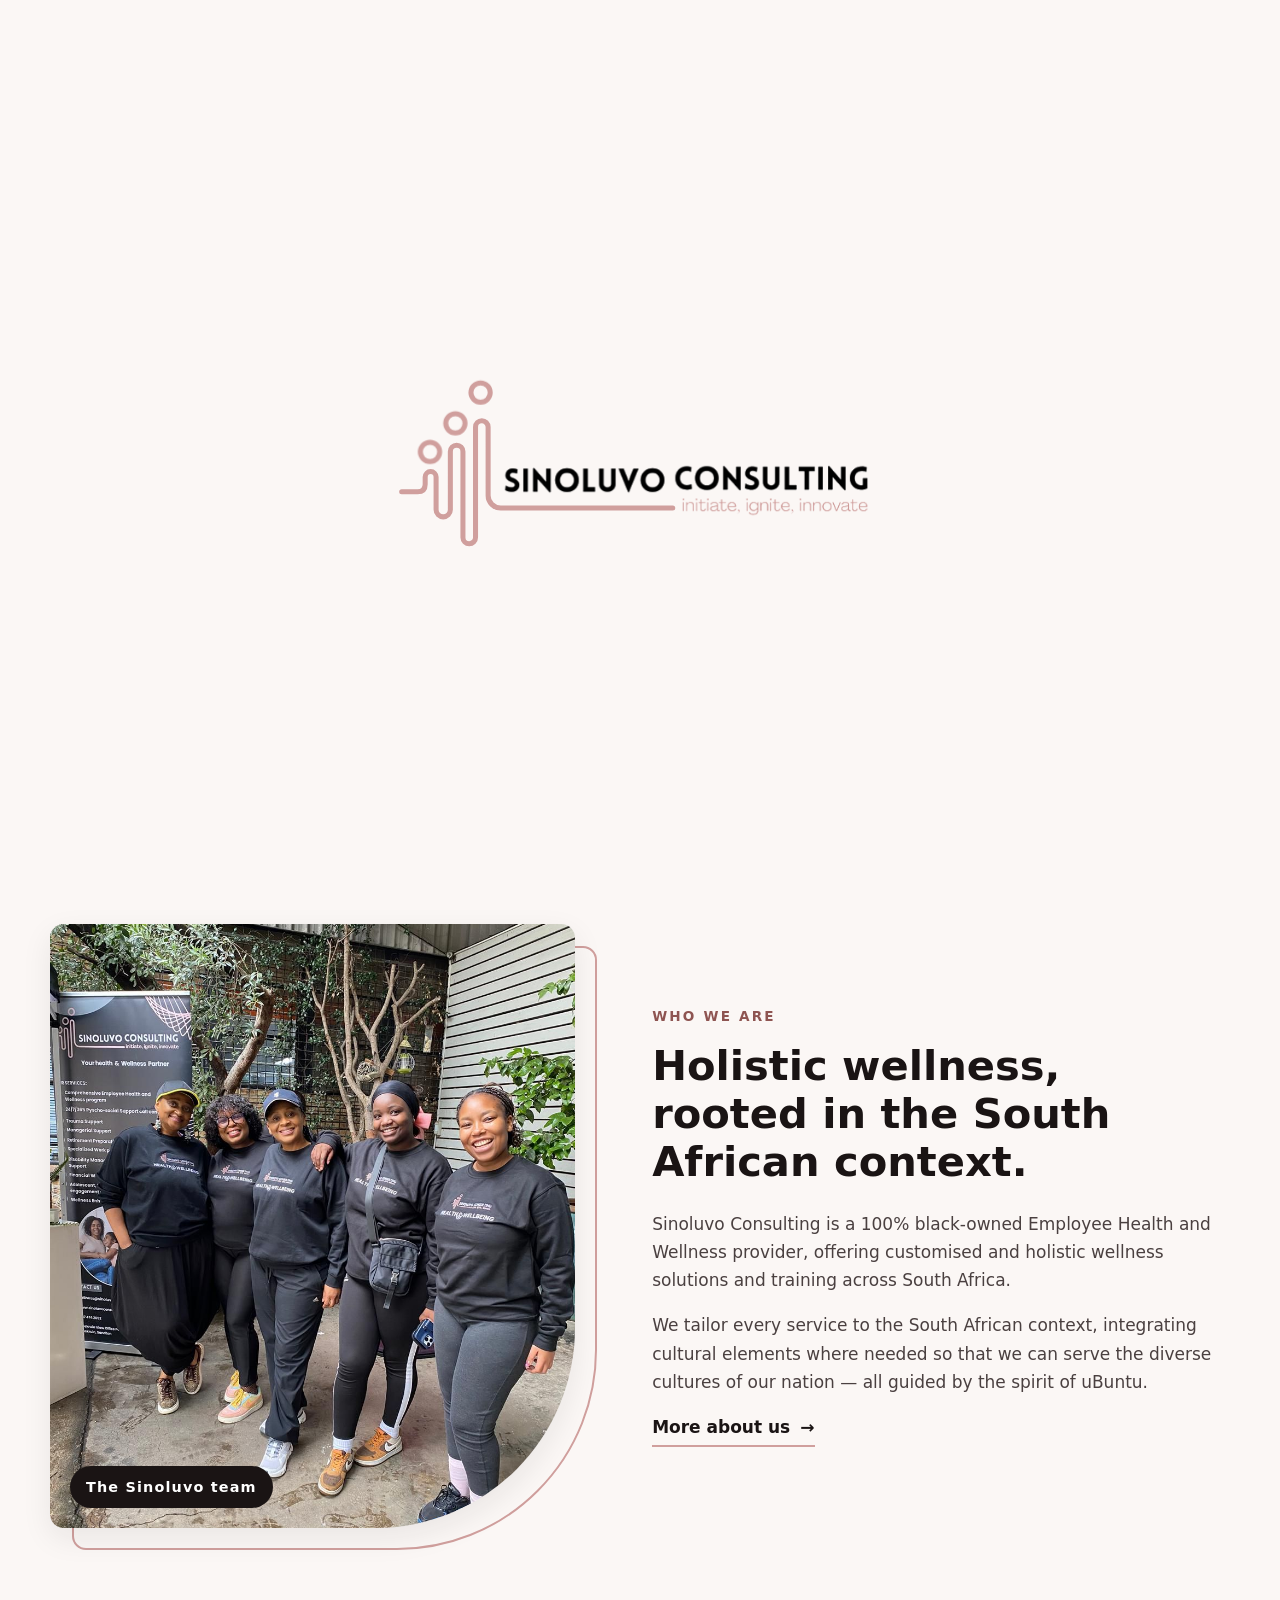
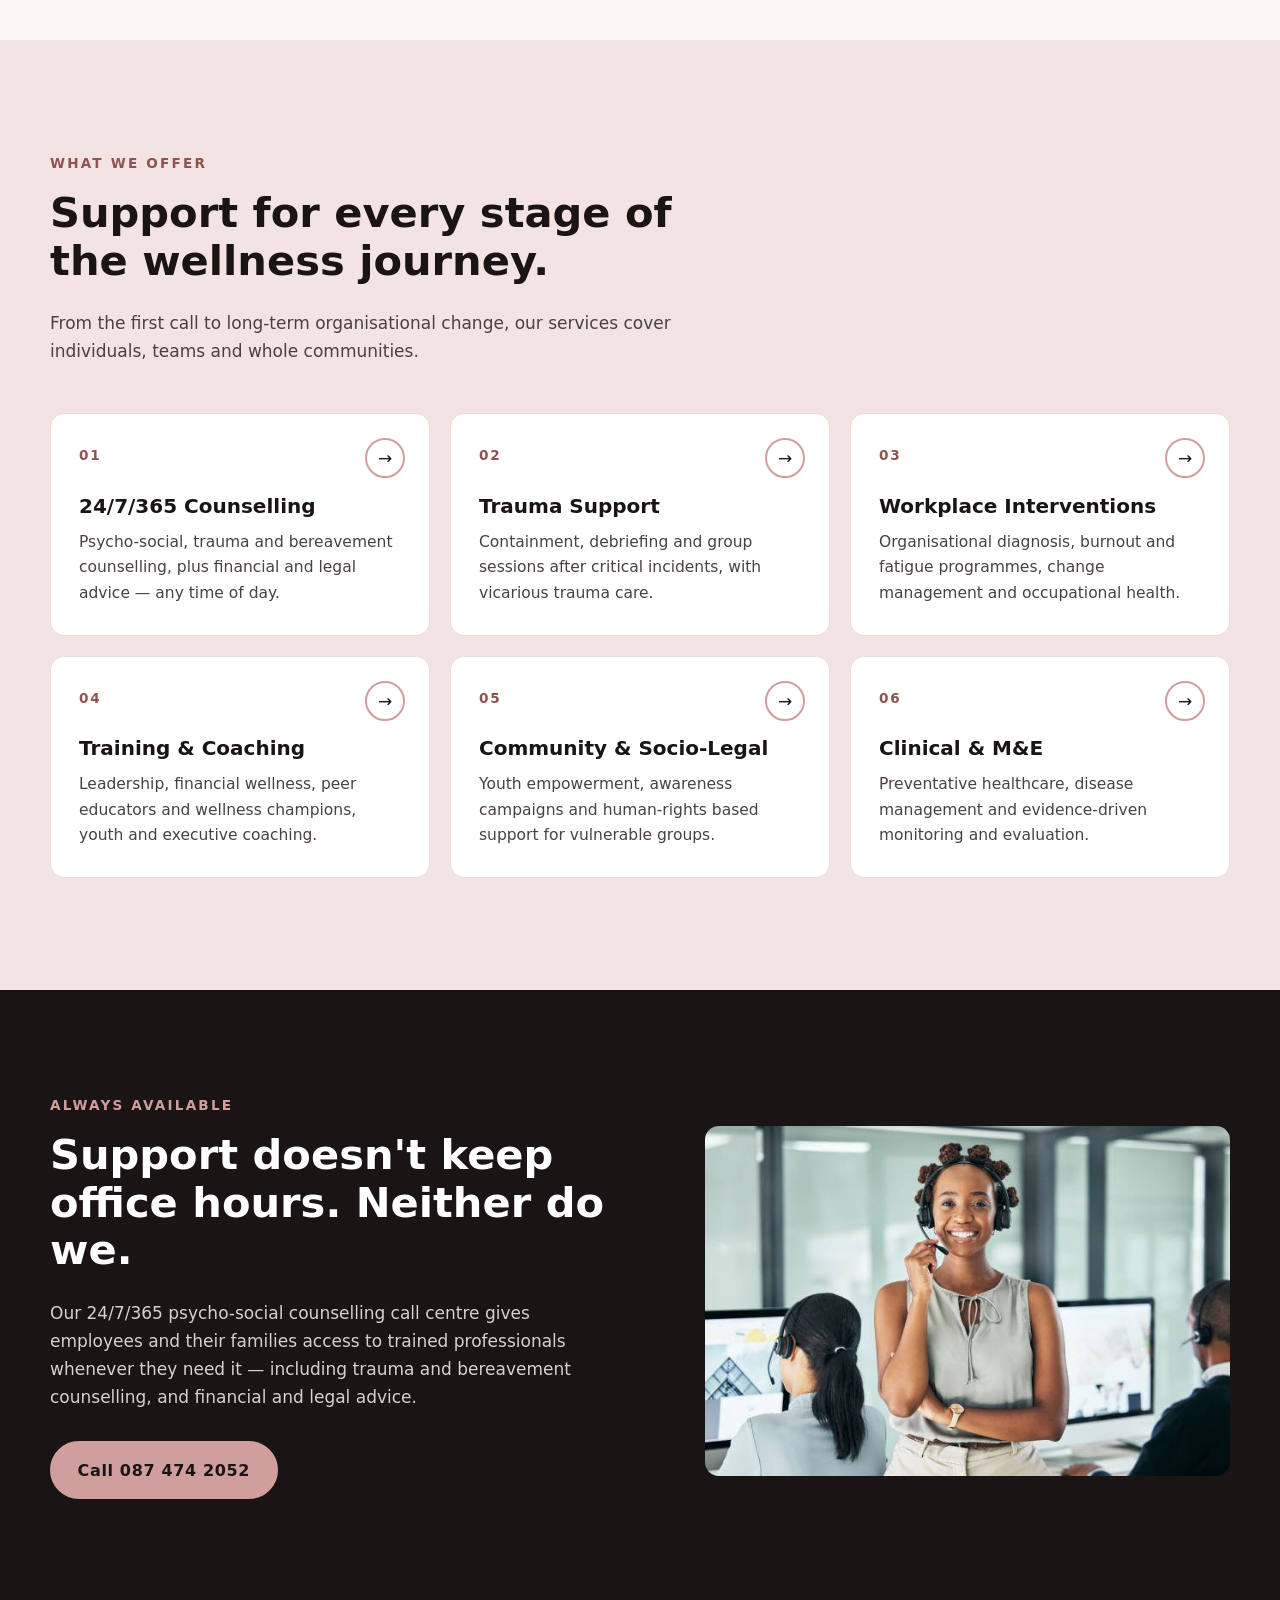
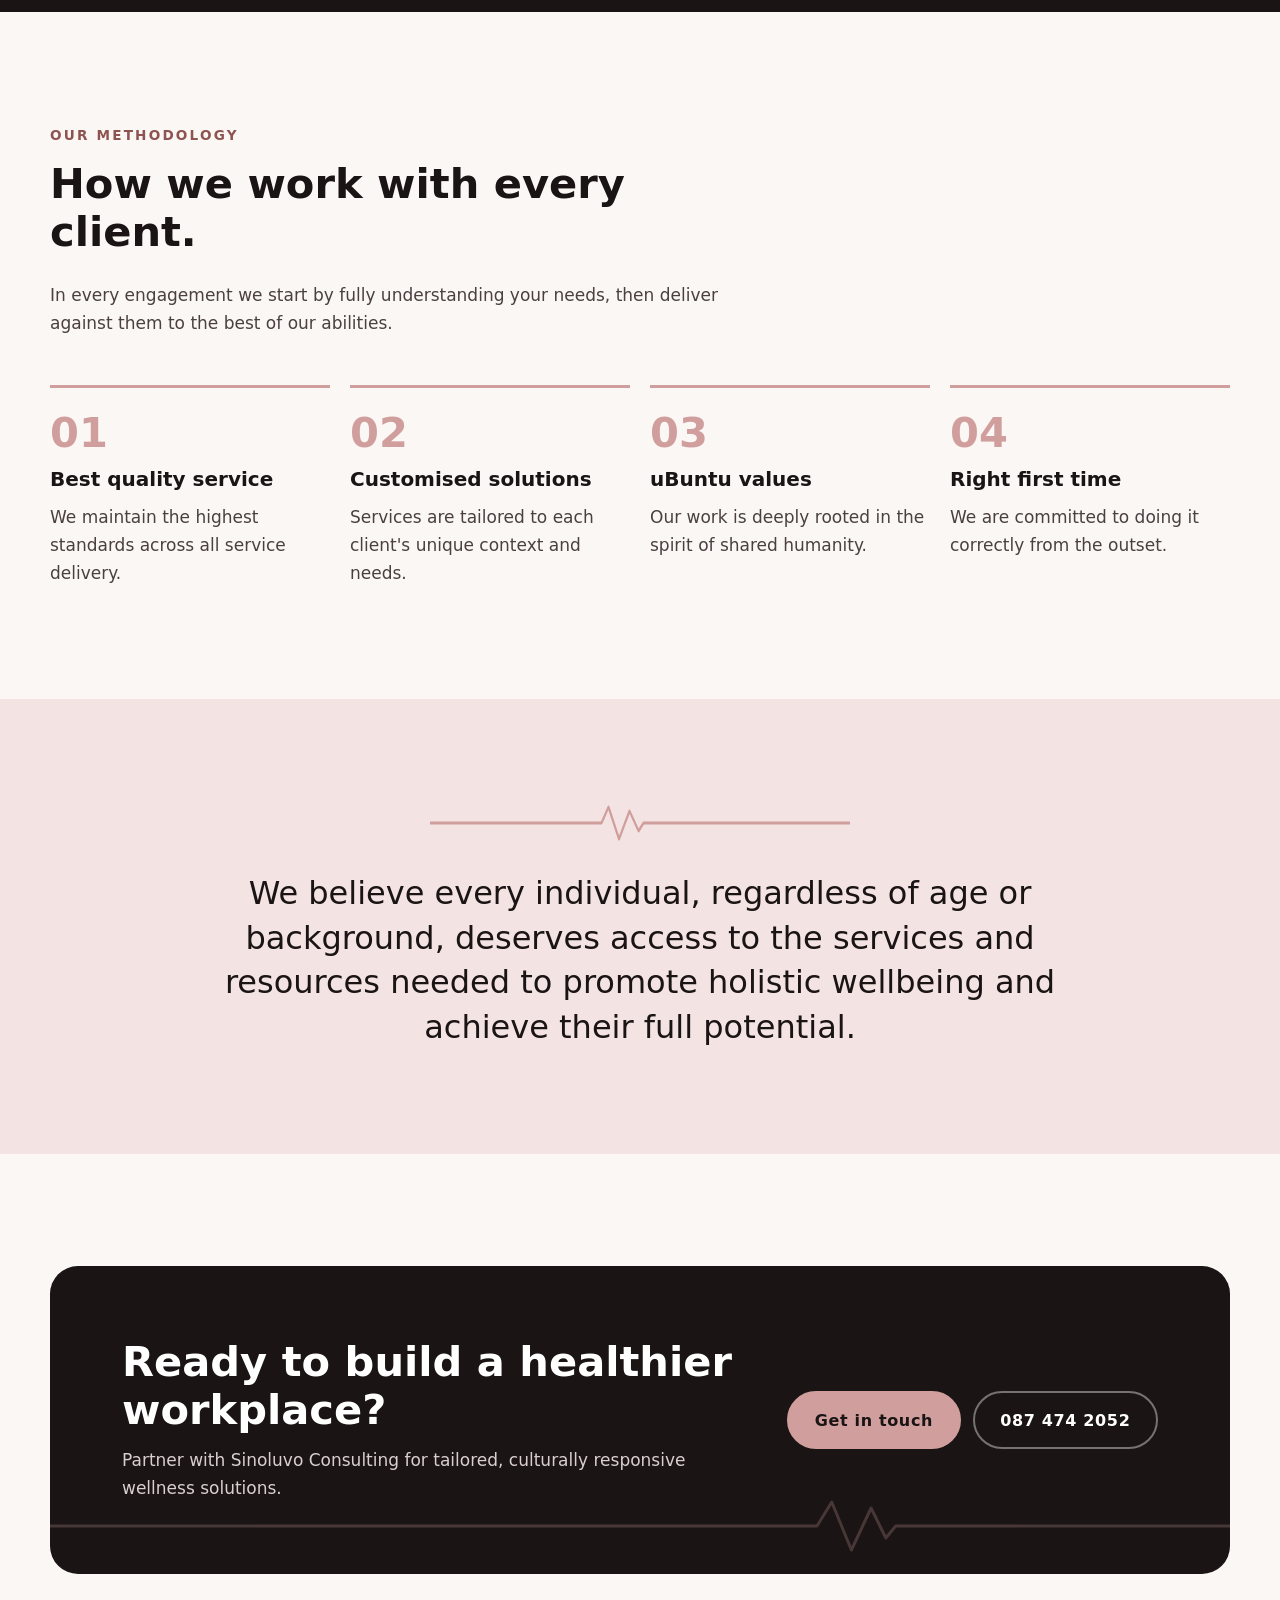
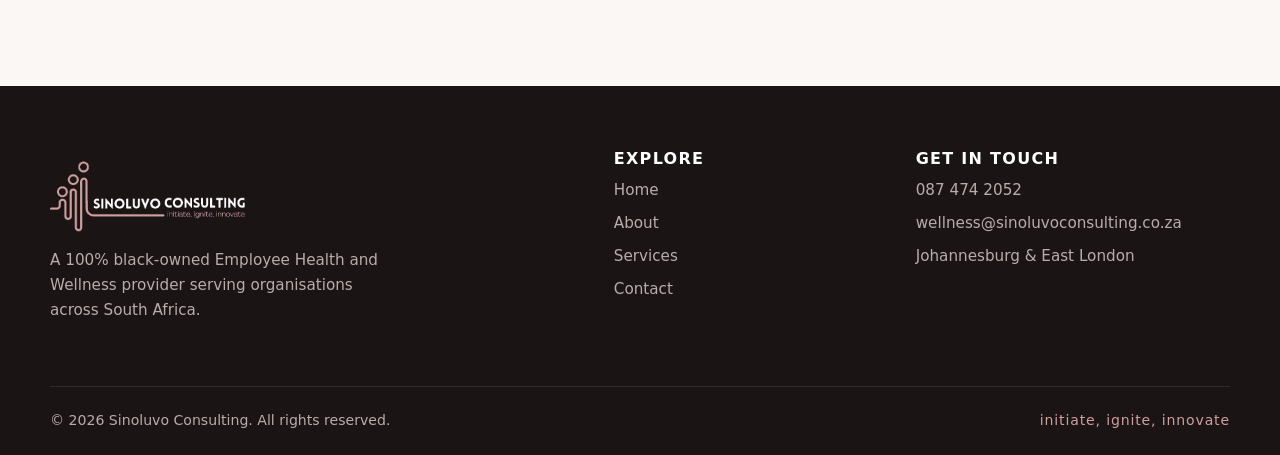
<file: index.html>
<!doctype html>
<html lang="en">

<head>
  <meta charset="utf-8">
  <meta name="viewport" content="width=device-width, initial-scale=1">
  <meta http-equiv="Content-Security-Policy" content="default-src 'self'; script-src 'self' 'sha256-jNbiwdvpo8M8pA+6g0MTDT1bSsyv7Nc5xhmLeaIxeHI='; style-src 'self' 'unsafe-inline' https://fonts.googleapis.com; font-src https://fonts.gstatic.com; img-src 'self' data:; frame-src https://www.google.com; connect-src 'self'; object-src 'none'; base-uri 'self'; form-action 'self' mailto:; upgrade-insecure-requests">
  <meta name="referrer" content="strict-origin-when-cross-origin">
  <title>Sinoluvo Consulting | Employee Health &amp; Wellness</title>
  <meta name="description"
    content="Sinoluvo Consulting is a 100% black-owned Employee Health and Wellness provider offering 24/7/365 counselling, trauma support, workplace interventions and training across South Africa.">
  <link rel="icon" href="assets/img/favicon.png">
  <link rel="preconnect" href="https://fonts.googleapis.com">
  <link rel="preconnect" href="https://fonts.gstatic.com" crossorigin>
  <link
    href="https://fonts.googleapis.com/css2?family=Josefin+Sans:wght@400;600;700&family=DM+Sans:opsz,wght@9..40,400;9..40,500;9..40,700&display=swap"
    rel="stylesheet">
  <link rel="stylesheet" href="assets/css/styles.css?v=7">
  <script>try{var s=sessionStorage,c=document.documentElement.classList;if(!s.getItem('seen'))c.add('pt-intro');else if(s.getItem('pt'))c.add('pt-arrive')}catch(e){}</script>
</head>

<body>
  <div class="page-loader" aria-hidden="true">
    <div class="pt-logo">
      <svg viewBox="0 0 572 234">
        <path class="pt-line" pathLength="1" d="M2 166.5 H21 Q30 166.5 30 157.5 V149 A6.5 6.5 0 0 1 43 149 V188 A8.5 8.5 0 0 0 60 188 V118.5 A7.5 7.5 0 0 1 75 118.5 V221 A7.5 7.5 0 0 0 90 221 V89.5 A7.5 7.5 0 0 1 105 89.5 V171 A15 15 0 0 0 120 186 H325"/>
        <circle class="pt-head" cx="35.7" cy="119" r="11.5"/>
        <circle class="pt-head" cx="66" cy="85" r="11.5" style="--i:1"/>
        <circle class="pt-head" cx="96" cy="48.3" r="11.5" style="--i:2"/>
      </svg>
      <img class="pt-text" src="assets/img/logo-text.png" alt="" width="572" height="234">
    </div>
  </div>

  <header class="site-header">
    <div class="container header-inner">
      <a href="./" class="brand" aria-label="Sinoluvo Consulting home">
        <img src="assets/img/logo.png" alt="Sinoluvo Consulting — initiate, ignite, innovate" width="572" height="234">
      </a>
      <button class="nav-toggle" aria-expanded="false" aria-controls="site-nav" aria-label="Open menu">
        <span></span><span></span><span></span>
      </button>
      <nav class="site-nav" id="site-nav">
        <a href="./" aria-current="page">Home</a>
        <a href="about/">About</a>
        <a href="services/">Services</a>
        <a href="gallery/">Gallery</a>
        <a href="contact/">Contact</a>
        <a href="tel:+27874742052" class="btn btn-small">087 474 2052</a>
      </nav>
    </div>
  </header>

  <main>

    <!-- Hero -->
    <section class="hero">
      <div class="hero-orb" aria-hidden="true"></div>
      <div class="container hero-inner">
        <div class="hero-copy">
          <p class="eyebrow reveal">Employee Health &amp; Wellness</p>
          <h1 class="reveal d1">Wellness solutions built for
            <em>South African
              <svg class="pulse-draw" viewBox="0 0 300 20" preserveAspectRatio="none" aria-hidden="true">
                <path d="M2 12 H120 L130 12 L137 3 L146 18 L154 6 L160 12 H298" fill="none" stroke="currentColor"
                  stroke-width="3" stroke-linecap="round" stroke-linejoin="round" />
              </svg>
            </em>
            people and workplaces.
          </h1>
          <p class="lead reveal d2">Customised, culturally responsive and holistic support for employees, their families
            and the communities they live in — from 24/7 counselling to leadership training.</p>
          <div class="hero-actions reveal d3">
            <a href="contact/" class="btn">Book a consultation</a>
            <a href="services/" class="btn btn-ghost">Explore our services</a>
          </div>
        </div>
        <div class="hero-media reveal d2">
          <svg class="hero-rings" viewBox="0 0 120 120" aria-hidden="true">
            <circle cx="60" cy="60" r="56" fill="none" stroke="currentColor" stroke-width="2" stroke-dasharray="4 8" />
            <circle cx="60" cy="60" r="36" fill="none" stroke="currentColor" stroke-width="2" />
          </svg>
          <img src="assets/img/family.jpg" alt="A smiling family sitting together on a couch" width="1600"
            height="1067">
          <img class="hero-inset" src="assets/img/therapy.jpg" alt="" width="265" height="174">
          <div class="hero-badge">
            <strong>24/7/365</strong>
            <span>Psycho-social counselling call centre</span>
          </div>
        </div>
      </div>
    </section>

    <!-- Marquee
    <div class="marquee" aria-hidden="true">
      <div class="marquee-track">
        <span>Psycho-social counselling</span><span>Trauma support</span><span>Workplace interventions</span><span>Leadership training</span><span>Financial wellness</span><span>Youth empowerment</span><span>Clinical services</span><span>Monitoring &amp; evaluation</span>
        <span>Psycho-social counselling</span><span>Trauma support</span><span>Workplace interventions</span><span>Leadership training</span><span>Financial wellness</span><span>Youth empowerment</span><span>Clinical services</span><span>Monitoring &amp; evaluation</span>
      </div>
    </div> -->

    <!-- Trust strip -->
    <!-- <section class="trust" aria-label="Key facts">
      
      <div class="container trust-inner">
        <div><strong>100%</strong><span>Black-owned</span></div>
        <div><strong>24/7/365</strong><span>Counselling support</span></div>
        <div><strong>Bio-psycho-social</strong><span>Full suite of services</span></div>
        <div><strong>JHB &amp; East London</strong><span>Offices, national reach</span></div>
      </div>
    </section> -->

    <!-- Who we are -->
    <section class="section">
      <div class="container split">
        <figure class="team-photo reveal" style="margin:0">
          <img src="assets/img/company-team.jpg" alt="The Sinoluvo Consulting team in branded health and wellbeing tops"
            width="960" height="1280" loading="lazy">
          <figcaption>The Sinoluvo team</figcaption>
        </figure>
        <div class="split-copy reveal d1">
          <p class="eyebrow">Who we are</p>
          <h2>Holistic wellness, rooted in the South African context.</h2>
          <p>Sinoluvo Consulting is a 100% black-owned Employee Health and Wellness provider, offering customised and
            holistic wellness solutions and training across South Africa.</p>
          <p>We tailor every service to the South African context, integrating cultural elements where needed so that we
            can serve the diverse cultures of our nation — all guided by the spirit of uBuntu.</p>
          <a href="about/" class="text-link">More about us <span>&rarr;</span></a>
        </div>
      </div>
    </section>

    <!-- Service highlights -->
    <section class="section section-tint">
      <div class="container">
        <div class="section-head reveal">
          <p class="eyebrow">What we offer</p>
          <h2>Support for every stage of the wellness journey.</h2>
          <p>From the first call to long-term organisational change, our services cover individuals, teams and whole
            communities.</p>
        </div>
        <div class="tiles">
          <a class="tile reveal" href="services/#support">
            <span class="tile-arrow" aria-hidden="true">&rarr;</span>
            <span class="tile-num">01</span>
            <h3>24/7/365 Counselling</h3>
            <p>Psycho-social, trauma and bereavement counselling, plus financial and legal advice — any time of day.</p>
          </a>
          <a class="tile reveal d1" href="services/#support">
            <span class="tile-arrow" aria-hidden="true">&rarr;</span>
            <span class="tile-num">02</span>
            <h3>Trauma Support</h3>
            <p>Containment, debriefing and group sessions after critical incidents, with vicarious trauma care.</p>
          </a>
          <a class="tile reveal d2" href="services/#workplace">
            <span class="tile-arrow" aria-hidden="true">&rarr;</span>
            <span class="tile-num">03</span>
            <h3>Workplace Interventions</h3>
            <p>Organisational diagnosis, burnout and fatigue programmes, change management and occupational health.</p>
          </a>
          <a class="tile reveal" href="services/#workplace">
            <span class="tile-arrow" aria-hidden="true">&rarr;</span>
            <span class="tile-num">04</span>
            <h3>Training &amp; Coaching</h3>
            <p>Leadership, financial wellness, peer educators and wellness champions, youth and executive coaching.</p>
          </a>
          <a class="tile reveal d1" href="services/#community">
            <span class="tile-arrow" aria-hidden="true">&rarr;</span>
            <span class="tile-num">05</span>
            <h3>Community &amp; Socio-Legal</h3>
            <p>Youth empowerment, awareness campaigns and human-rights based support for vulnerable groups.</p>
          </a>
          <a class="tile reveal d2" href="services/#clinical">
            <span class="tile-arrow" aria-hidden="true">&rarr;</span>
            <span class="tile-num">06</span>
            <h3>Clinical &amp; M&amp;E</h3>
            <p>Preventative healthcare, disease management and evidence-driven monitoring and evaluation.</p>
          </a>
        </div>
      </div>
    </section>

    <!-- Call centre feature -->
    <section class="feature">
      <div class="container feature-inner">
        <div class="feature-copy reveal">
          <p class="eyebrow eyebrow-light">Always available</p>
          <h2>Support doesn't keep office hours. Neither do we.</h2>
          <p>Our 24/7/365 psycho-social counselling call centre gives employees and their families access to trained
            professionals whenever they need it — including trauma and bereavement counselling, and financial and legal
            advice.</p>
          <a href="tel:+27874742052" class="btn btn-light">Call 087 474 2052</a>
        </div>
        <div class="feature-media reveal d1">
          <img src="assets/img/counsellor.jpg" alt="A smiling call centre counsellor wearing a headset" width="612"
            height="408" loading="lazy">
        </div>
      </div>
    </section>

    <!-- Methodology -->
    <section class="section">
      <div class="container">
        <div class="section-head reveal">
          <p class="eyebrow">Our methodology</p>
          <h2>How we work with every client.</h2>
          <p>In every engagement we start by fully understanding your needs, then deliver against them to the best of
            our abilities.</p>
        </div>
        <ol class="pillars">
          <li class="reveal">
            <span class="pillar-num">01</span>
            <h3>Best quality service</h3>
            <p>We maintain the highest standards across all service delivery.</p>
          </li>
          <li class="reveal d1">
            <span class="pillar-num">02</span>
            <h3>Customised solutions</h3>
            <p>Services are tailored to each client's unique context and needs.</p>
          </li>
          <li class="reveal d2">
            <span class="pillar-num">03</span>
            <h3>uBuntu values</h3>
            <p>Our work is deeply rooted in the spirit of shared humanity.</p>
          </li>
          <li class="reveal d3">
            <span class="pillar-num">04</span>
            <h3>Right first time</h3>
            <p>We are committed to doing it correctly from the outset.</p>
          </li>
        </ol>
      </div>
    </section>

    <!-- Quote -->
    <section class="quote section-tint">
      <div class="container">
        <svg class="pulse pulse-draw" viewBox="0 0 600 40" aria-hidden="true" preserveAspectRatio="none">
          <path d="M0 20 H230 L245 20 L255 4 L270 36 L285 8 L298 28 L305 20 H600" fill="none" stroke="currentColor"
            stroke-width="3" stroke-linecap="round" stroke-linejoin="round" />
        </svg>
        <blockquote class="reveal">
          <p>We believe every individual, regardless of age or background, deserves access to the services and resources
            needed to promote holistic wellbeing and achieve their full potential.</p>
        </blockquote>
      </div>
    </section>

    <!-- CTA -->
    <section class="section">
      <div class="container">
        <div class="cta-band reveal">
          <div>
            <h2>Ready to build a healthier workplace?</h2>
            <p>Partner with Sinoluvo Consulting for tailored, culturally responsive wellness solutions.</p>
          </div>
          <div class="cta-actions">
            <a href="contact/" class="btn btn-light">Get in touch</a>
            <a href="tel:+27874742052" class="btn btn-outline-light">087 474 2052</a>
          </div>
          <svg class="pulse-bg" viewBox="0 0 1200 60" preserveAspectRatio="none" aria-hidden="true">
            <path d="M0 30 H760 L780 30 L795 6 L815 54 L835 12 L850 42 L860 30 H1200" fill="none" stroke="currentColor"
              stroke-width="3" stroke-linecap="round" stroke-linejoin="round" />
          </svg>
        </div>
      </div>
    </section>

  </main>

  <footer class="site-footer">
    <div class="container footer-inner">
      <div class="footer-brand">
        <img src="assets/img/logo-light.png" alt="Sinoluvo Consulting" width="572" height="234" loading="lazy">
        <p>A 100% black-owned Employee Health and Wellness provider serving organisations across South Africa.</p>
      </div>
      <div>
        <h4>Explore</h4>
        <ul>
          <li><a href="./">Home</a></li>
          <li><a href="about/">About</a></li>
          <li><a href="services/">Services</a></li>
          <li><a href="contact/">Contact</a></li>
        </ul>
      </div>
      <div>
        <h4>Get in touch</h4>
        <ul>
          <li><a href="tel:+27874742052">087 474 2052</a></li>
          <li><a href="mailto:wellness@sinoluvoconsulting.co.za">wellness@sinoluvoconsulting.co.za</a></li>
          <li>Johannesburg &amp; East London</li>
        </ul>
      </div>
    </div>
    <div class="container footer-base">
      <p>&copy; <span class="year">2026</span> Sinoluvo Consulting. All rights reserved.</p>
      <p class="tagline">initiate, ignite, innovate</p>
    </div>
  </footer>

  <script src="assets/js/main.js?v=7"></script>
</body>

</html>
</file>
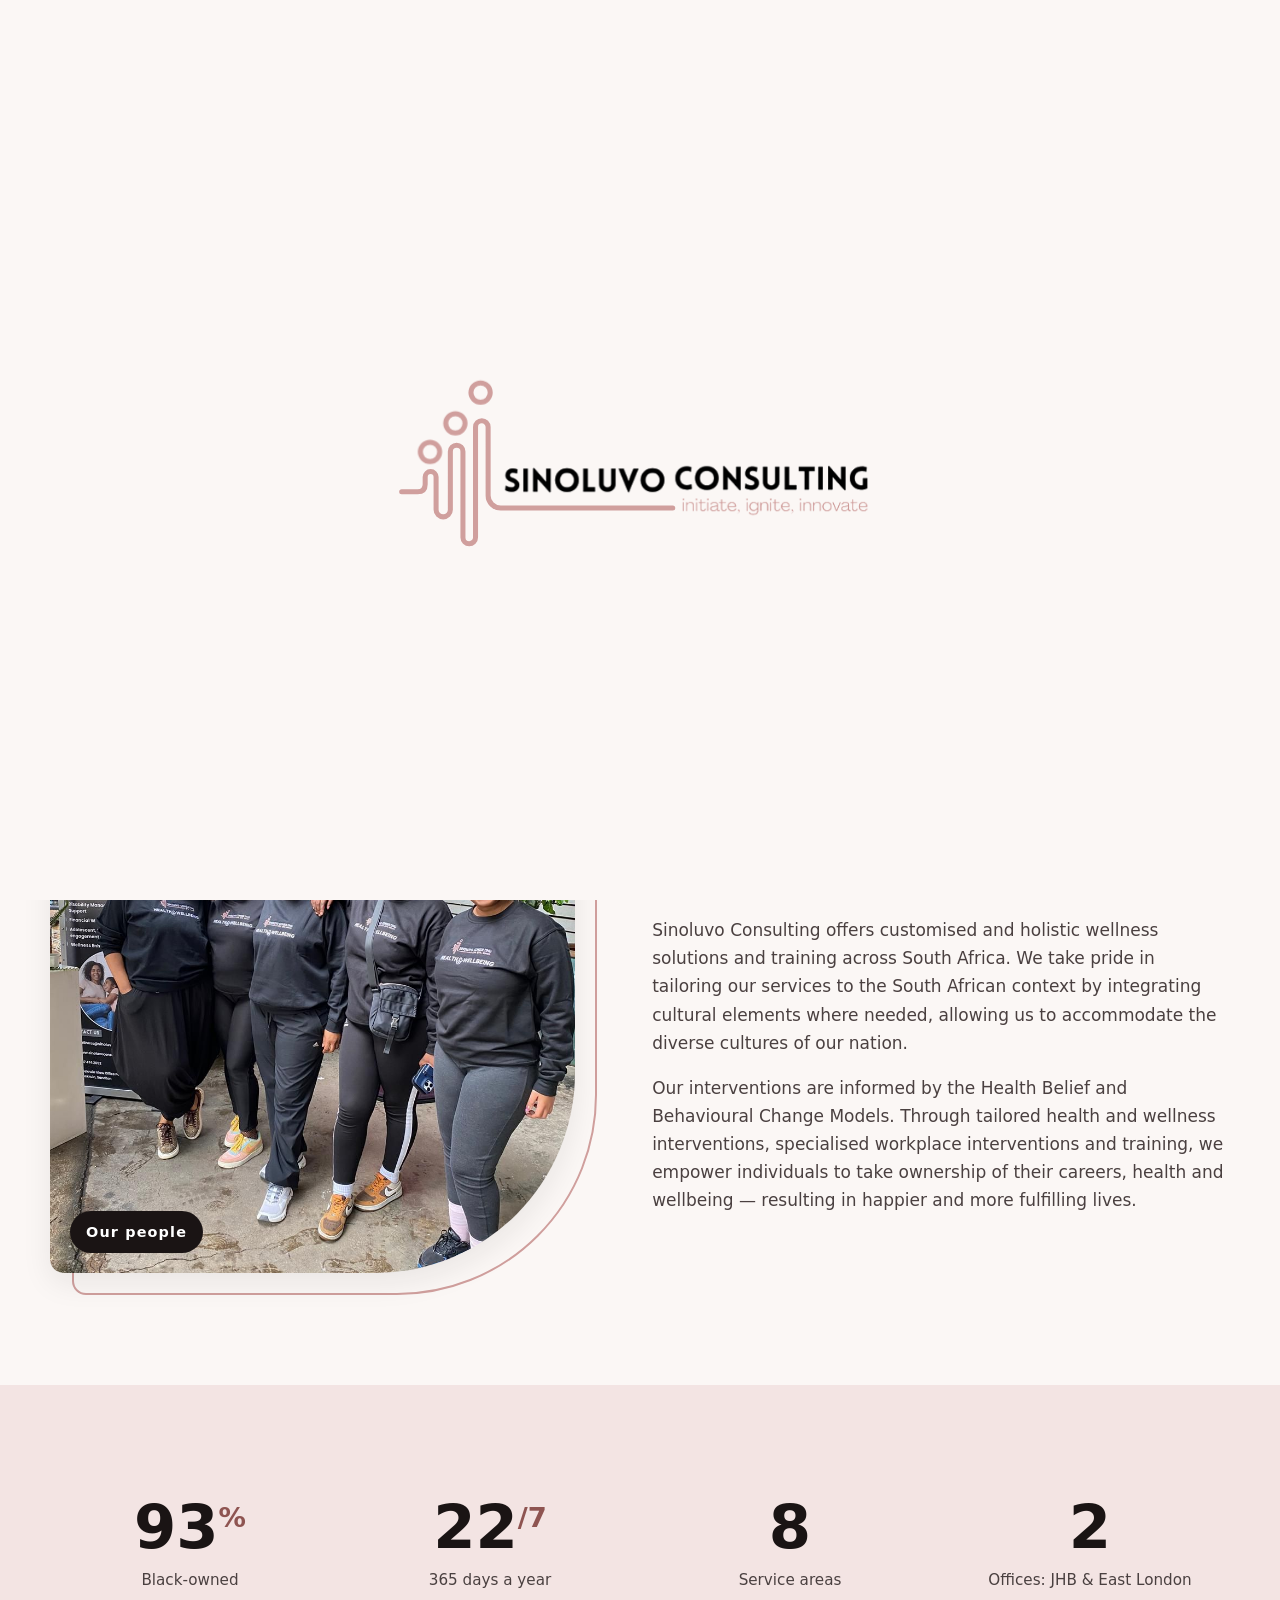
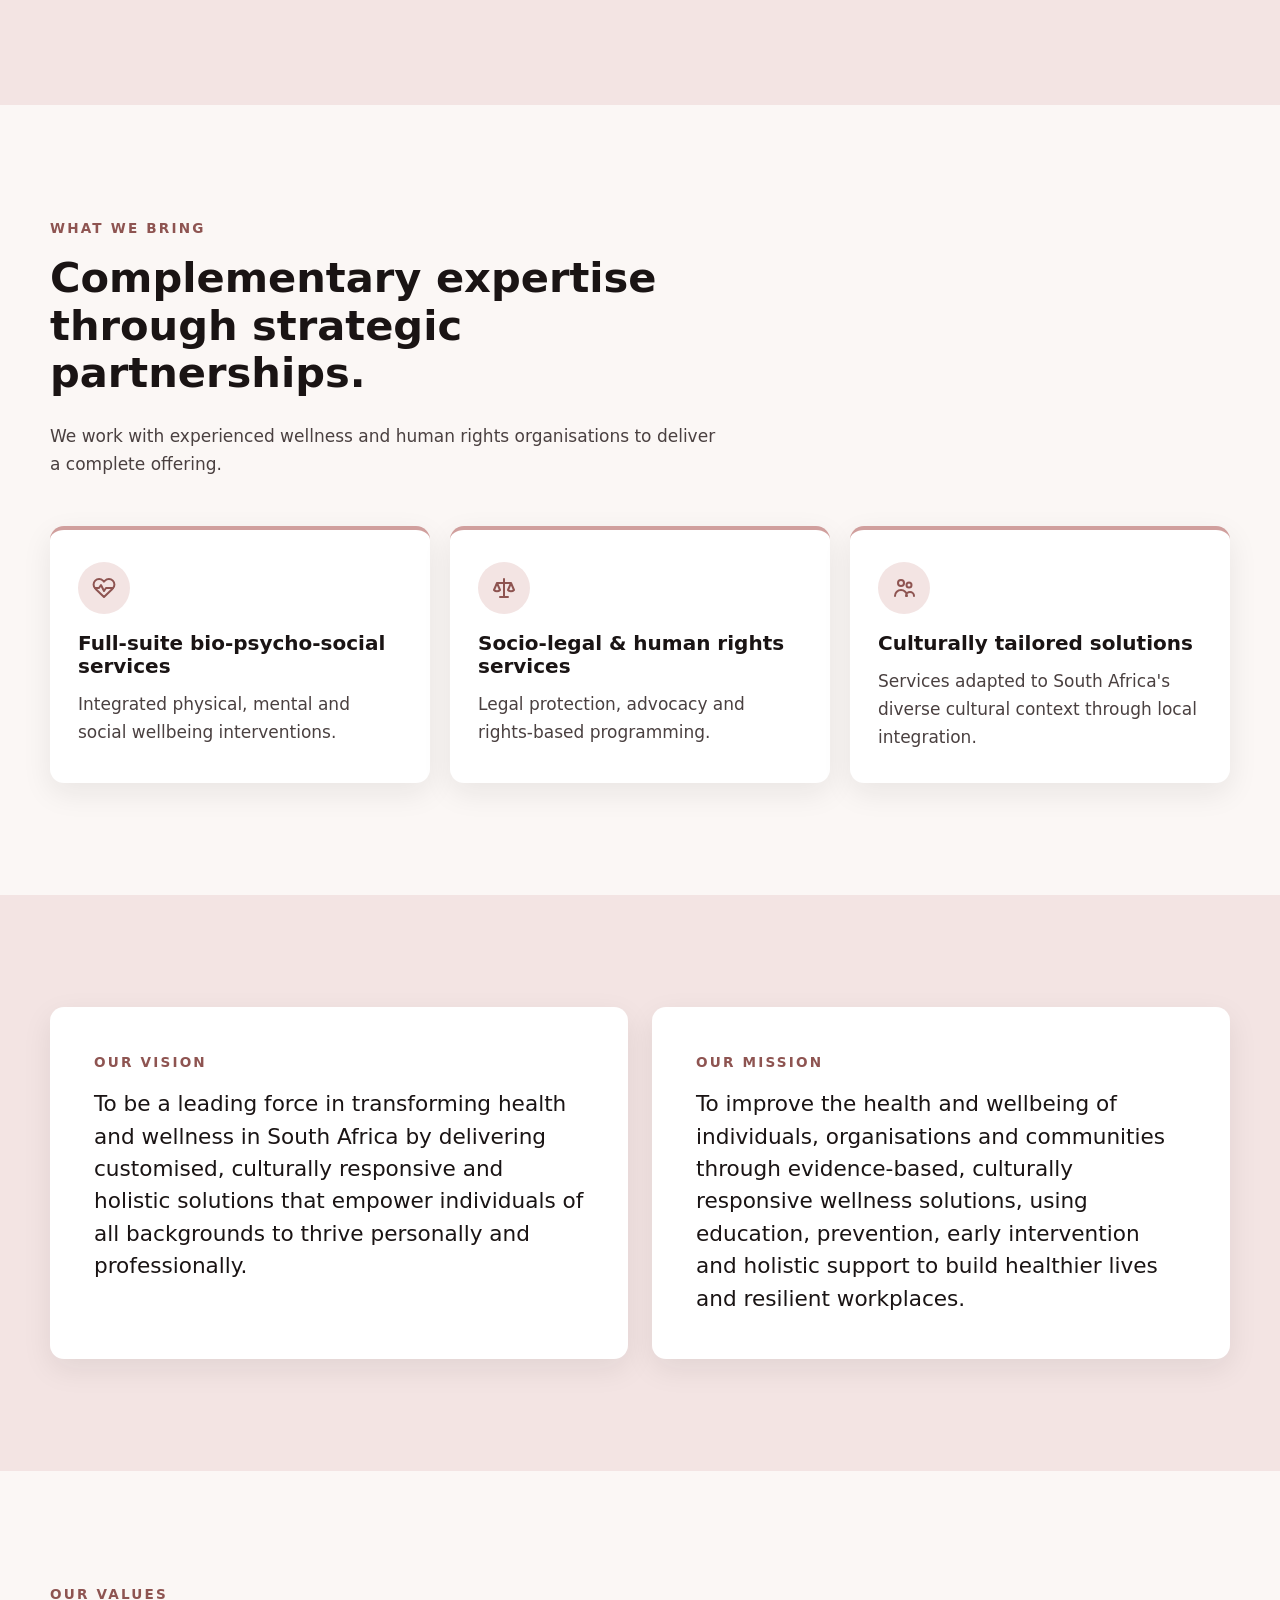
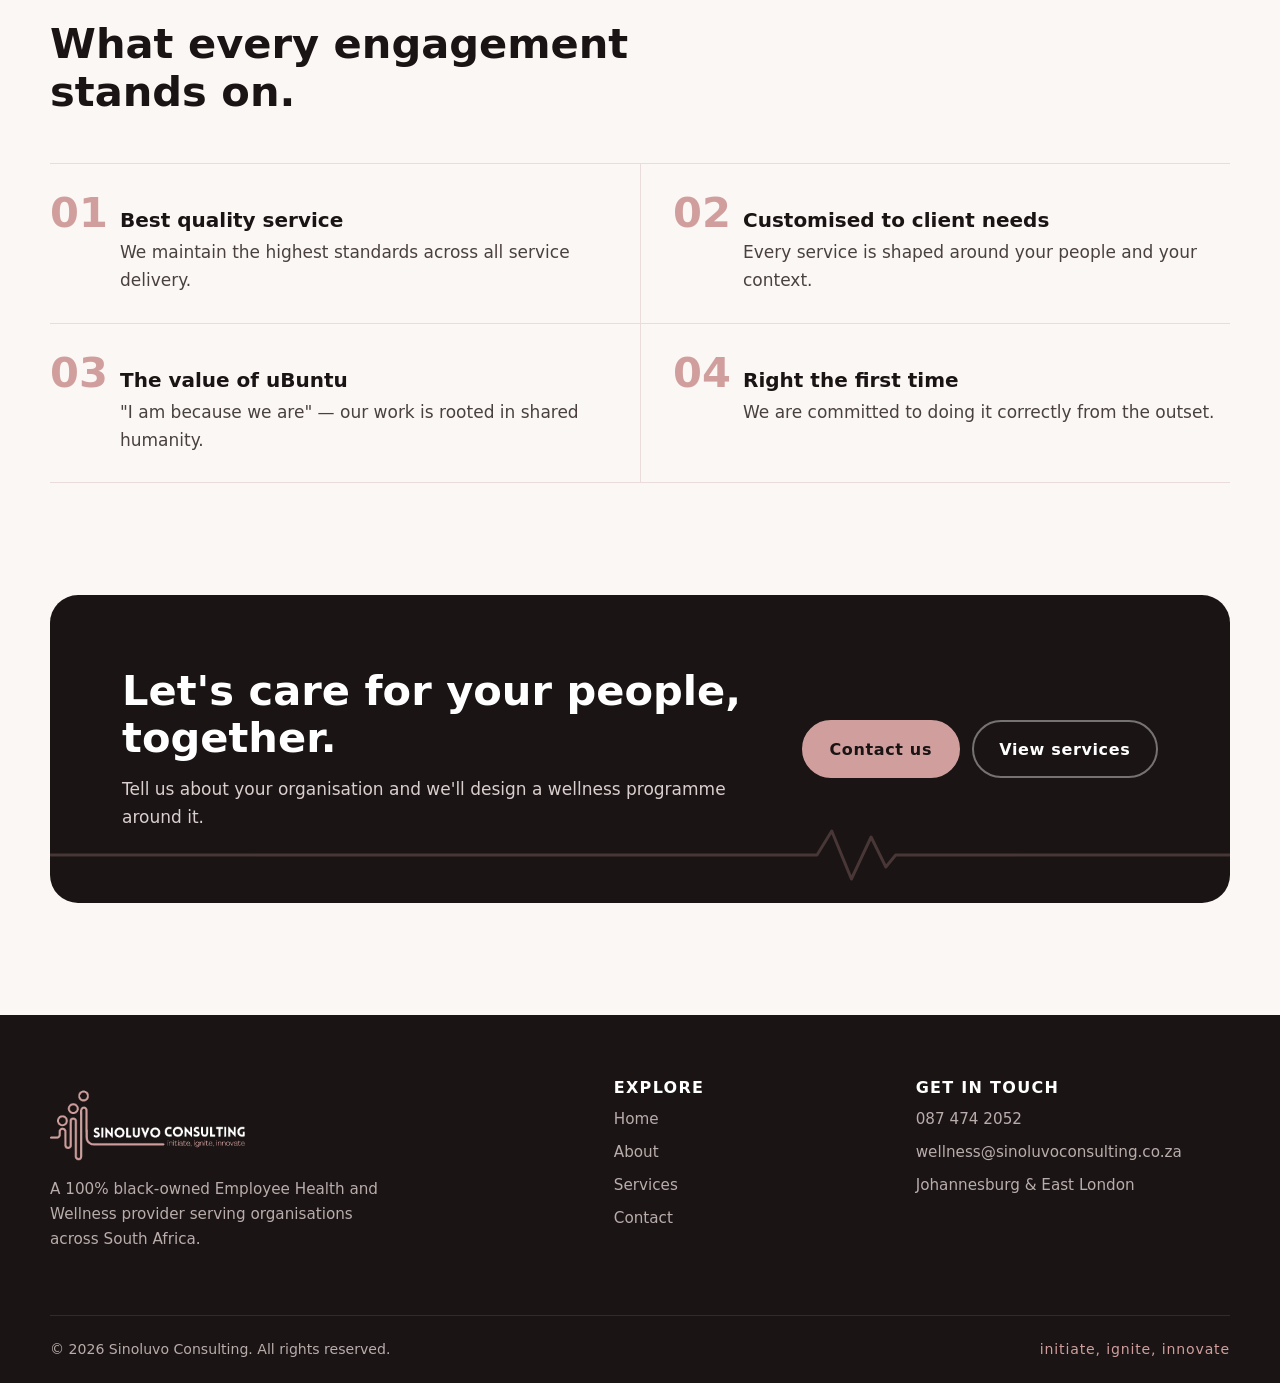
<file: about/index.html>
<!doctype html>
<html lang="en">
<head>
  <meta charset="utf-8">
  <meta name="viewport" content="width=device-width, initial-scale=1">
  <meta http-equiv="Content-Security-Policy" content="default-src 'self'; script-src 'self' 'sha256-jNbiwdvpo8M8pA+6g0MTDT1bSsyv7Nc5xhmLeaIxeHI='; style-src 'self' 'unsafe-inline' https://fonts.googleapis.com; font-src https://fonts.gstatic.com; img-src 'self' data:; frame-src https://www.google.com; connect-src 'self'; object-src 'none'; base-uri 'self'; form-action 'self' mailto:; upgrade-insecure-requests">
  <meta name="referrer" content="strict-origin-when-cross-origin">
  <title>About Us | Sinoluvo Consulting</title>
  <meta name="description" content="Learn about Sinoluvo Consulting, a 100% black-owned Employee Health and Wellness provider rooted in uBuntu and the South African context.">
  <link rel="icon" href="../assets/img/favicon.png">
  <link rel="preconnect" href="https://fonts.googleapis.com">
  <link rel="preconnect" href="https://fonts.gstatic.com" crossorigin>
  <link href="https://fonts.googleapis.com/css2?family=Josefin+Sans:wght@400;600;700&family=DM+Sans:opsz,wght@9..40,400;9..40,500;9..40,700&display=swap" rel="stylesheet">
  <link rel="stylesheet" href="../assets/css/styles.css?v=7">
  <script>try{var s=sessionStorage,c=document.documentElement.classList;if(!s.getItem('seen'))c.add('pt-intro');else if(s.getItem('pt'))c.add('pt-arrive')}catch(e){}</script>
</head>
<body>
  <div class="page-loader" aria-hidden="true">
    <div class="pt-logo">
      <svg viewBox="0 0 572 234">
        <path class="pt-line" pathLength="1" d="M2 166.5 H21 Q30 166.5 30 157.5 V149 A6.5 6.5 0 0 1 43 149 V188 A8.5 8.5 0 0 0 60 188 V118.5 A7.5 7.5 0 0 1 75 118.5 V221 A7.5 7.5 0 0 0 90 221 V89.5 A7.5 7.5 0 0 1 105 89.5 V171 A15 15 0 0 0 120 186 H325"/>
        <circle class="pt-head" cx="35.7" cy="119" r="11.5"/>
        <circle class="pt-head" cx="66" cy="85" r="11.5" style="--i:1"/>
        <circle class="pt-head" cx="96" cy="48.3" r="11.5" style="--i:2"/>
      </svg>
      <img class="pt-text" src="../assets/img/logo-text.png" alt="" width="572" height="234">
    </div>
  </div>

  <header class="site-header">
    <div class="container header-inner">
      <a href="../" class="brand" aria-label="Sinoluvo Consulting home">
        <img src="../assets/img/logo.png" alt="Sinoluvo Consulting — initiate, ignite, innovate" width="572" height="234">
      </a>
      <button class="nav-toggle" aria-expanded="false" aria-controls="site-nav" aria-label="Open menu">
        <span></span><span></span><span></span>
      </button>
      <nav class="site-nav" id="site-nav">
        <a href="../">Home</a>
        <a href="../about/" aria-current="page">About</a>
        <a href="../services/">Services</a>
        <a href="../gallery/">Gallery</a>
        <a href="../contact/">Contact</a>
        <a href="tel:+27874742052" class="btn btn-small">087 474 2052</a>
      </nav>
    </div>
  </header>

  <main>

    <section class="page-hero">
      <div class="container">
        <p class="crumbs"><a href="../">Home</a> &nbsp;/&nbsp; About</p>
        <h1 class="reveal">Experts guiding people to better, fuller lives.</h1>
        <p class="lead reveal d1">A 100% black-owned Employee Health and Wellness provider, built on uBuntu and the belief that wellbeing is for everyone.</p>
      </div>
      <svg class="pulse pulse-draw" viewBox="0 0 600 40" aria-hidden="true" preserveAspectRatio="none"><path d="M0 20 H230 L245 20 L255 4 L270 36 L285 8 L298 28 L305 20 H600" fill="none" stroke="currentColor" stroke-width="3" stroke-linecap="round" stroke-linejoin="round"/></svg>
    </section>

    <section class="section">
      <div class="container split">
        <figure class="team-photo reveal" style="margin:0">
          <img src="../assets/img/company-team.jpg" alt="The Sinoluvo Consulting team in branded health and wellbeing tops" width="960" height="1280" loading="lazy">
          <figcaption>Our people</figcaption>
        </figure>
        <div class="split-copy reveal d1">
          <p class="eyebrow">Who we are</p>
          <h2>Wellness that speaks every South African language.</h2>
          <p>Sinoluvo Consulting offers customised and holistic wellness solutions and training across South Africa. We take pride in tailoring our services to the South African context by integrating cultural elements where needed, allowing us to accommodate the diverse cultures of our nation.</p>
          <p>Our interventions are informed by the Health Belief and Behavioural Change Models. Through tailored health and wellness interventions, specialised workplace interventions and training, we empower individuals to take ownership of their careers, health and wellbeing — resulting in happier and more fulfilling lives.</p>
        </div>
      </div>
    </section>

    <section class="section section-tint">
      <div class="container">
        <div class="numbers">
          <div class="reveal"><strong><span data-count="100">100</span><sup>%</sup></strong><span>Black-owned</span></div>
          <div class="reveal d1"><strong><span data-count="24">24</span><sup>/7</sup></strong><span>365 days a year</span></div>
          <div class="reveal d2"><strong><span data-count="9">9</span></strong><span>Service areas</span></div>
          <div class="reveal d3"><strong><span data-count="2">2</span></strong><span>Offices: JHB &amp; East London</span></div>
        </div>
      </div>
    </section>

    <section class="section">
      <div class="container">
        <div class="section-head reveal">
          <p class="eyebrow">What we bring</p>
          <h2>Complementary expertise through strategic partnerships.</h2>
          <p>We work with experienced wellness and human rights organisations to deliver a complete offering.</p>
        </div>
        <div class="offer-list">
          <article class="offer reveal">
            <div class="offer-icon" aria-hidden="true"><svg width="24" height="24" viewBox="0 0 24 24" fill="none" stroke="currentColor" stroke-width="2" stroke-linecap="round" stroke-linejoin="round"><path d="M20.8 4.6a5.5 5.5 0 0 0-7.8 0L12 5.7l-1-1.1a5.5 5.5 0 0 0-7.8 7.8l1 1.1L12 21l7.8-7.5 1-1.1a5.5 5.5 0 0 0 0-7.8z"/><path d="M3 12h4l2-3 3 6 2-3h7"/></svg></div>
            <h3>Full-suite bio-psycho-social services</h3>
            <p>Integrated physical, mental and social wellbeing interventions.</p>
          </article>
          <article class="offer reveal d1">
            <div class="offer-icon" aria-hidden="true"><svg width="24" height="24" viewBox="0 0 24 24" fill="none" stroke="currentColor" stroke-width="2" stroke-linecap="round" stroke-linejoin="round"><path d="M12 3v18M5 7h14M5 7l-3 7a4 4 0 0 0 6 0zM19 7l-3 7a4 4 0 0 0 6 0zM8 21h8"/></svg></div>
            <h3>Socio-legal &amp; human rights services</h3>
            <p>Legal protection, advocacy and rights-based programming.</p>
          </article>
          <article class="offer reveal d2">
            <div class="offer-icon" aria-hidden="true"><svg width="24" height="24" viewBox="0 0 24 24" fill="none" stroke="currentColor" stroke-width="2" stroke-linecap="round" stroke-linejoin="round"><circle cx="9" cy="7" r="3"/><circle cx="17" cy="9" r="2.5"/><path d="M3 20a6 6 0 0 1 12 0M14 20a4 4 0 0 1 8 0"/></svg></div>
            <h3>Culturally tailored solutions</h3>
            <p>Services adapted to South Africa's diverse cultural context through local integration.</p>
          </article>
        </div>
      </div>
    </section>

    <section class="section section-tint">
      <div class="container vm">
        <article class="vm-card reveal">
          <p class="eyebrow">Our vision</p>
          <p class="vm-text">To be a leading force in transforming health and wellness in South Africa by delivering customised, culturally responsive and holistic solutions that empower individuals of all backgrounds to thrive personally and professionally.</p>
        </article>
        <article class="vm-card reveal d1">
          <p class="eyebrow">Our mission</p>
          <p class="vm-text">To improve the health and wellbeing of individuals, organisations and communities through evidence-based, culturally responsive wellness solutions, using education, prevention, early intervention and holistic support to build healthier lives and resilient workplaces.</p>
        </article>
      </div>
    </section>

    <section class="section">
      <div class="container">
        <div class="section-head reveal">
          <p class="eyebrow">Our values</p>
          <h2>What every engagement stands on.</h2>
        </div>
        <ul class="values">
          <li class="reveal"><span class="pillar-num">01</span><div><h3>Best quality service</h3><p>We maintain the highest standards across all service delivery.</p></div></li>
          <li class="reveal d1"><span class="pillar-num">02</span><div><h3>Customised to client needs</h3><p>Every service is shaped around your people and your context.</p></div></li>
          <li class="reveal"><span class="pillar-num">03</span><div><h3>The value of uBuntu</h3><p>"I am because we are" — our work is rooted in shared humanity.</p></div></li>
          <li class="reveal d1"><span class="pillar-num">04</span><div><h3>Right the first time</h3><p>We are committed to doing it correctly from the outset.</p></div></li>
        </ul>
      </div>
    </section>

    <section class="section" style="padding-top:0">
      <div class="container">
        <div class="cta-band reveal">
          <div>
            <h2>Let's care for your people, together.</h2>
            <p>Tell us about your organisation and we'll design a wellness programme around it.</p>
          </div>
          <div class="cta-actions">
            <a href="../contact/" class="btn btn-light">Contact us</a>
            <a href="../services/" class="btn btn-outline-light">View services</a>
          </div>
          <svg class="pulse-bg" viewBox="0 0 1200 60" preserveAspectRatio="none" aria-hidden="true"><path d="M0 30 H760 L780 30 L795 6 L815 54 L835 12 L850 42 L860 30 H1200" fill="none" stroke="currentColor" stroke-width="3" stroke-linecap="round" stroke-linejoin="round"/></svg>
        </div>
      </div>
    </section>

  </main>

  <footer class="site-footer">
    <div class="container footer-inner">
      <div class="footer-brand">
        <img src="../assets/img/logo-light.png" alt="Sinoluvo Consulting" width="572" height="234" loading="lazy">
        <p>A 100% black-owned Employee Health and Wellness provider serving organisations across South Africa.</p>
      </div>
      <div>
        <h4>Explore</h4>
        <ul>
          <li><a href="../">Home</a></li>
          <li><a href="../about/">About</a></li>
          <li><a href="../services/">Services</a></li>
          <li><a href="../contact/">Contact</a></li>
        </ul>
      </div>
      <div>
        <h4>Get in touch</h4>
        <ul>
          <li><a href="tel:+27874742052">087 474 2052</a></li>
          <li><a href="mailto:wellness@sinoluvoconsulting.co.za">wellness@sinoluvoconsulting.co.za</a></li>
          <li>Johannesburg &amp; East London</li>
        </ul>
      </div>
    </div>
    <div class="container footer-base">
      <p>&copy; <span class="year">2026</span> Sinoluvo Consulting. All rights reserved.</p>
      <p class="tagline">initiate, ignite, innovate</p>
    </div>
  </footer>

  <script src="../assets/js/main.js?v=7"></script>
</body>
</html>
</file>
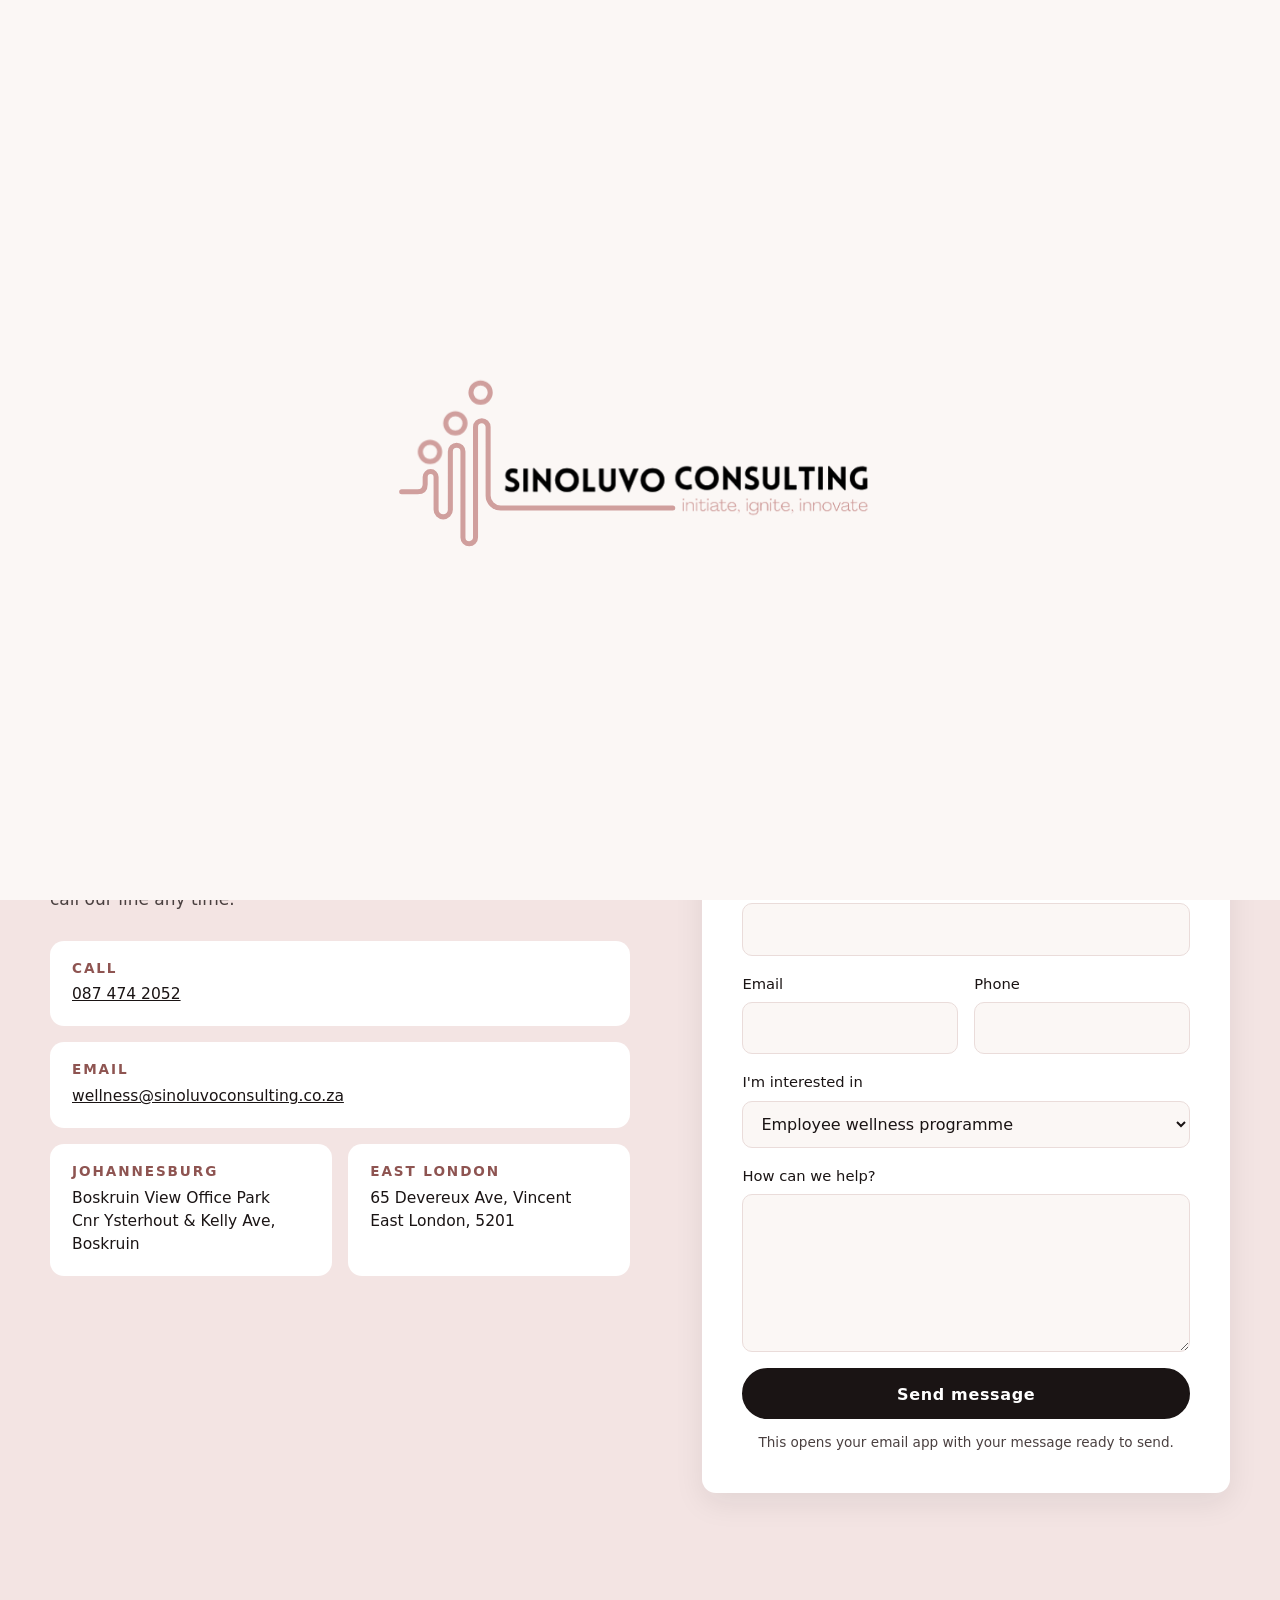
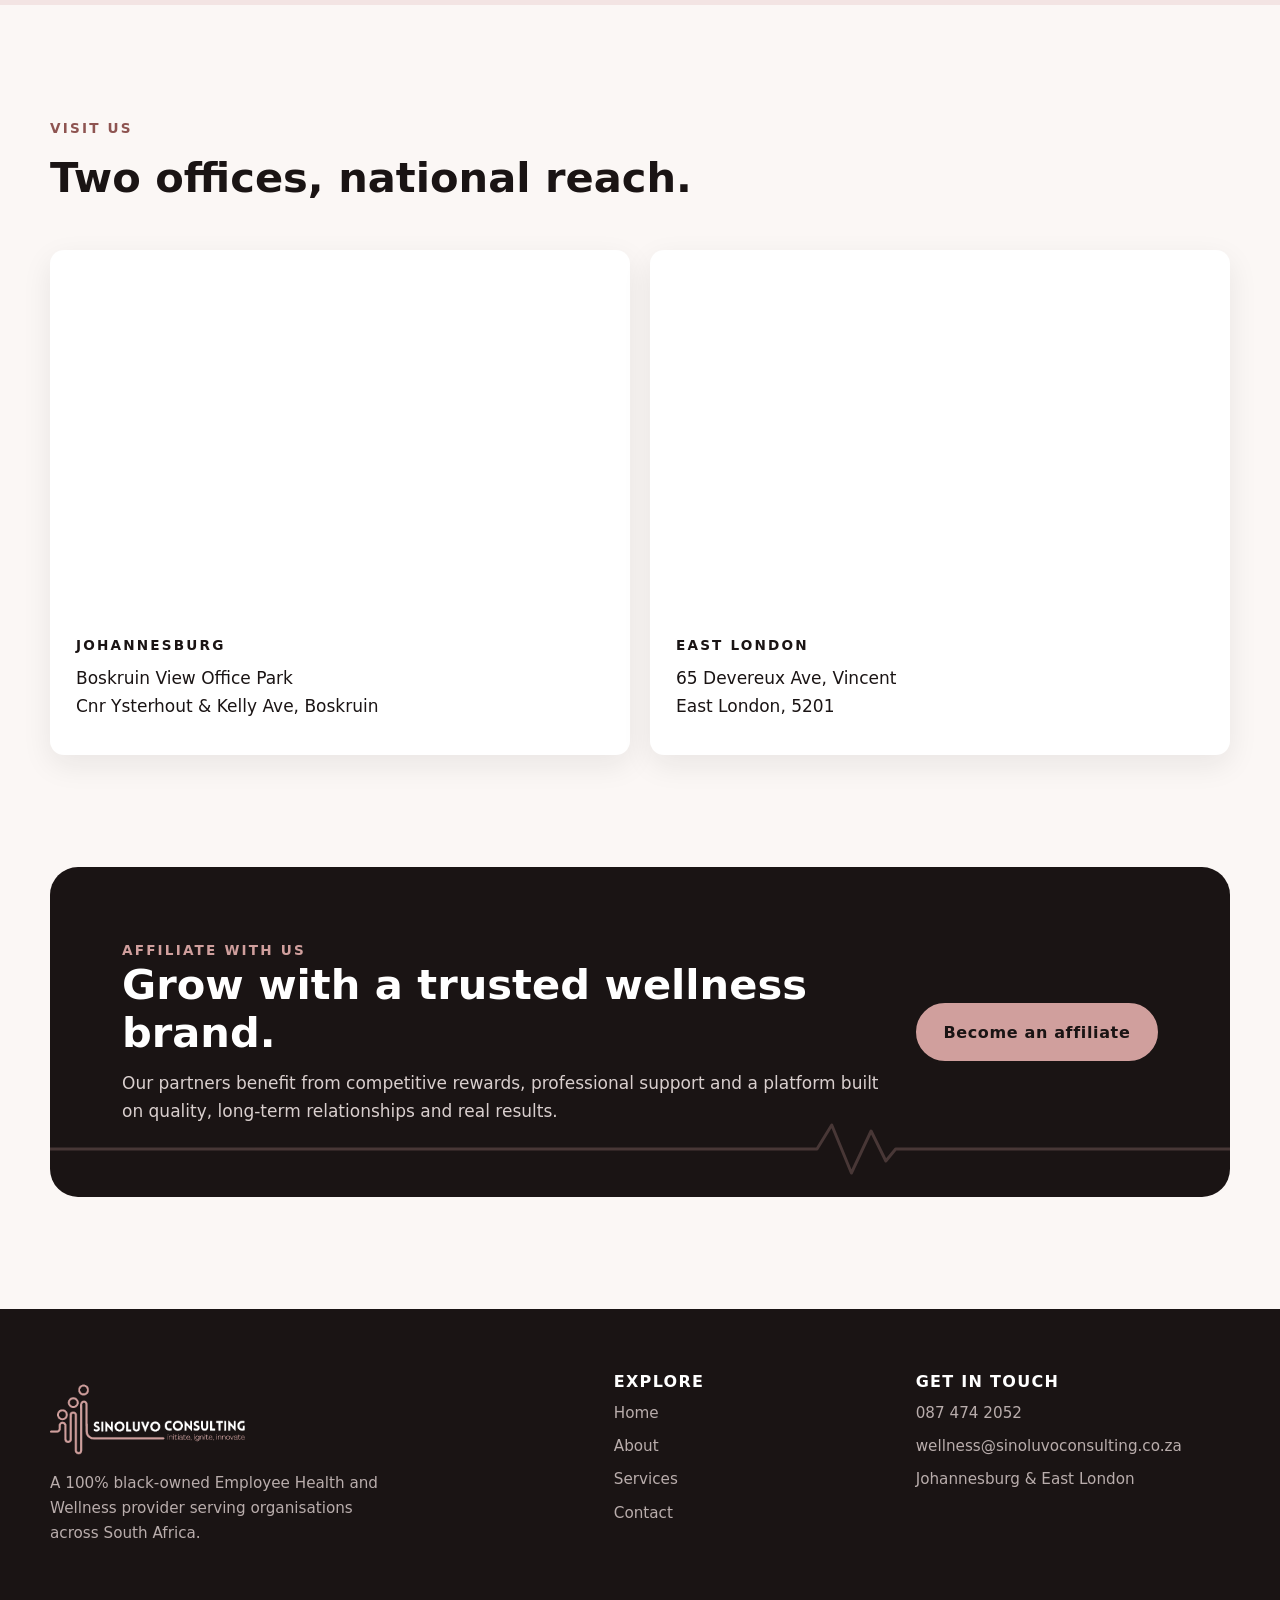
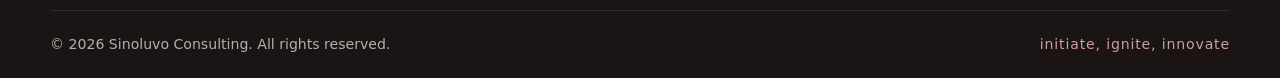
<file: contact/index.html>
<!doctype html>
<html lang="en">
<head>
  <meta charset="utf-8">
  <meta name="viewport" content="width=device-width, initial-scale=1">
  <meta http-equiv="Content-Security-Policy" content="default-src 'self'; script-src 'self' 'sha256-jNbiwdvpo8M8pA+6g0MTDT1bSsyv7Nc5xhmLeaIxeHI='; style-src 'self' 'unsafe-inline' https://fonts.googleapis.com; font-src https://fonts.gstatic.com; img-src 'self' data:; frame-src https://www.google.com; connect-src 'self'; object-src 'none'; base-uri 'self'; form-action 'self' mailto:; upgrade-insecure-requests">
  <meta name="referrer" content="strict-origin-when-cross-origin">
  <title>Contact | Sinoluvo Consulting</title>
  <meta name="description" content="Contact Sinoluvo Consulting in Johannesburg or East London. Call 087 474 2052 or email wellness@sinoluvoconsulting.co.za.">
  <link rel="icon" href="../assets/img/favicon.png">
  <link rel="preconnect" href="https://fonts.googleapis.com">
  <link rel="preconnect" href="https://fonts.gstatic.com" crossorigin>
  <link href="https://fonts.googleapis.com/css2?family=Josefin+Sans:wght@400;600;700&family=DM+Sans:opsz,wght@9..40,400;9..40,500;9..40,700&display=swap" rel="stylesheet">
  <link rel="stylesheet" href="../assets/css/styles.css?v=7">
  <script>try{var s=sessionStorage,c=document.documentElement.classList;if(!s.getItem('seen'))c.add('pt-intro');else if(s.getItem('pt'))c.add('pt-arrive')}catch(e){}</script>
</head>
<body>
  <div class="page-loader" aria-hidden="true">
    <div class="pt-logo">
      <svg viewBox="0 0 572 234">
        <path class="pt-line" pathLength="1" d="M2 166.5 H21 Q30 166.5 30 157.5 V149 A6.5 6.5 0 0 1 43 149 V188 A8.5 8.5 0 0 0 60 188 V118.5 A7.5 7.5 0 0 1 75 118.5 V221 A7.5 7.5 0 0 0 90 221 V89.5 A7.5 7.5 0 0 1 105 89.5 V171 A15 15 0 0 0 120 186 H325"/>
        <circle class="pt-head" cx="35.7" cy="119" r="11.5"/>
        <circle class="pt-head" cx="66" cy="85" r="11.5" style="--i:1"/>
        <circle class="pt-head" cx="96" cy="48.3" r="11.5" style="--i:2"/>
      </svg>
      <img class="pt-text" src="../assets/img/logo-text.png" alt="" width="572" height="234">
    </div>
  </div>

  <header class="site-header">
    <div class="container header-inner">
      <a href="../" class="brand" aria-label="Sinoluvo Consulting home">
        <img src="../assets/img/logo.png" alt="Sinoluvo Consulting — initiate, ignite, innovate" width="572" height="234">
      </a>
      <button class="nav-toggle" aria-expanded="false" aria-controls="site-nav" aria-label="Open menu">
        <span></span><span></span><span></span>
      </button>
      <nav class="site-nav" id="site-nav">
        <a href="../">Home</a>
        <a href="../about/">About</a>
        <a href="../services/">Services</a>
        <a href="../gallery/">Gallery</a>
        <a href="../contact/" aria-current="page">Contact</a>
        <a href="tel:+27874742052" class="btn btn-small">087 474 2052</a>
      </nav>
    </div>
  </header>

  <main>

    <section class="page-hero">
      <div class="container">
        <p class="crumbs"><a href="../">Home</a> &nbsp;/&nbsp; Contact</p>
        <h1 class="reveal">Let's talk about your people's wellbeing.</h1>
        <p class="lead reveal d1">Whether you need an employee wellness programme, trauma support after an incident, or training for your teams, we'll tailor a solution to your organisation.</p>
      </div>
      <svg class="pulse pulse-draw" viewBox="0 0 600 40" aria-hidden="true" preserveAspectRatio="none"><path d="M0 20 H230 L245 20 L255 4 L270 36 L285 8 L298 28 L305 20 H600" fill="none" stroke="currentColor" stroke-width="3" stroke-linecap="round" stroke-linejoin="round"/></svg>
    </section>

    <section class="section section-tint">
      <div class="container contact">
        <div class="contact-info reveal">
          <p class="eyebrow">Get in touch</p>
          <h2>We'd love to hear from you.</h2>
          <p>Call, email or send us a message. For urgent counselling support, call our line any time.</p>

          <div class="contact-cards">
            <div class="contact-card contact-card-wide">
              <h3>Call</h3>
              <p><a href="tel:+27874742052">087 474 2052</a></p>
            </div>
            <div class="contact-card contact-card-wide">
              <h3>Email</h3>
              <p><a href="mailto:wellness@sinoluvoconsulting.co.za">wellness@sinoluvoconsulting.co.za</a></p>
            </div>
            <div class="contact-card">
              <h3>Johannesburg</h3>
              <p>Boskruin View Office Park<br>Cnr Ysterhout &amp; Kelly Ave, Boskruin</p>
            </div>
            <div class="contact-card">
              <h3>East London</h3>
              <p>65 Devereux Ave, Vincent<br>East London, 5201</p>
            </div>
          </div>
        </div>

        <form class="contact-form reveal d1" id="contact-form">
          <h3>Send us a message</h3>
          <label>Full name
            <input type="text" name="name" required autocomplete="name">
          </label>
          <label>Company
            <input type="text" name="company" autocomplete="organization">
          </label>
          <div class="form-row">
            <label>Email
              <input type="email" name="email" required autocomplete="email">
            </label>
            <label>Phone
              <input type="tel" name="phone" autocomplete="tel">
            </label>
          </div>
          <label>I'm interested in
            <select name="topic">
              <option>Employee wellness programme</option>
              <option>24/7 counselling support</option>
              <option>Trauma support</option>
              <option>Workplace interventions</option>
              <option>Training &amp; coaching</option>
              <option>Community engagement</option>
              <option>Affiliate partnership</option>
              <option>Something else</option>
            </select>
          </label>
          <label>How can we help?
            <textarea name="message" rows="5" required></textarea>
          </label>
          <button type="submit" class="btn btn-block">Send message</button>
          <p class="form-note">This opens your email app with your message ready to send.</p>
        </form>
      </div>
    </section>

    <section class="section">
      <div class="container">
        <div class="section-head reveal">
          <p class="eyebrow">Visit us</p>
          <h2>Two offices, national reach.</h2>
        </div>
        <div class="offices">
          <article class="office reveal">
            <iframe class="map" title="Map of the Johannesburg office" loading="lazy" referrerpolicy="no-referrer-when-downgrade"
              src="https://www.google.com/maps?q=Boskruin+View+Office+Park,+Ysterhout+Ave,+Boskruin,+Randburg&amp;output=embed"></iframe>
            <div class="office-body">
              <p class="eyebrow">Johannesburg</p>
              <p>Boskruin View Office Park<br>Cnr Ysterhout &amp; Kelly Ave, Boskruin</p>
            </div>
          </article>
          <article class="office reveal d1">
            <iframe class="map" title="Map of the East London office" loading="lazy" referrerpolicy="no-referrer-when-downgrade"
              src="https://www.google.com/maps?q=65+Devereux+Ave,+Vincent,+East+London,+5201&amp;output=embed"></iframe>
            <div class="office-body">
              <p class="eyebrow">East London</p>
              <p>65 Devereux Ave, Vincent<br>East London, 5201</p>
            </div>
          </article>
        </div>
      </div>
    </section>

    <section class="section" style="padding-top:0">
      <div class="container">
        <div class="cta-band reveal">
          <div>
            <p class="eyebrow eyebrow-light">Affiliate with us</p>
            <h2>Grow with a trusted wellness brand.</h2>
            <p>Our partners benefit from competitive rewards, professional support and a platform built on quality, long-term relationships and real results.</p>
          </div>
          <div class="cta-actions">
            <a href="mailto:wellness@sinoluvoconsulting.co.za?subject=Affiliate%20partnership" class="btn btn-light">Become an affiliate</a>
          </div>
          <svg class="pulse-bg" viewBox="0 0 1200 60" preserveAspectRatio="none" aria-hidden="true"><path d="M0 30 H760 L780 30 L795 6 L815 54 L835 12 L850 42 L860 30 H1200" fill="none" stroke="currentColor" stroke-width="3" stroke-linecap="round" stroke-linejoin="round"/></svg>
        </div>
      </div>
    </section>

  </main>

  <footer class="site-footer">
    <div class="container footer-inner">
      <div class="footer-brand">
        <img src="../assets/img/logo-light.png" alt="Sinoluvo Consulting" width="572" height="234" loading="lazy">
        <p>A 100% black-owned Employee Health and Wellness provider serving organisations across South Africa.</p>
      </div>
      <div>
        <h4>Explore</h4>
        <ul>
          <li><a href="../">Home</a></li>
          <li><a href="../about/">About</a></li>
          <li><a href="../services/">Services</a></li>
          <li><a href="../contact/">Contact</a></li>
        </ul>
      </div>
      <div>
        <h4>Get in touch</h4>
        <ul>
          <li><a href="tel:+27874742052">087 474 2052</a></li>
          <li><a href="mailto:wellness@sinoluvoconsulting.co.za">wellness@sinoluvoconsulting.co.za</a></li>
          <li>Johannesburg &amp; East London</li>
        </ul>
      </div>
    </div>
    <div class="container footer-base">
      <p>&copy; <span class="year">2026</span> Sinoluvo Consulting. All rights reserved.</p>
      <p class="tagline">initiate, ignite, innovate</p>
    </div>
  </footer>

  <script src="../assets/js/main.js?v=7"></script>
</body>
</html>
</file>
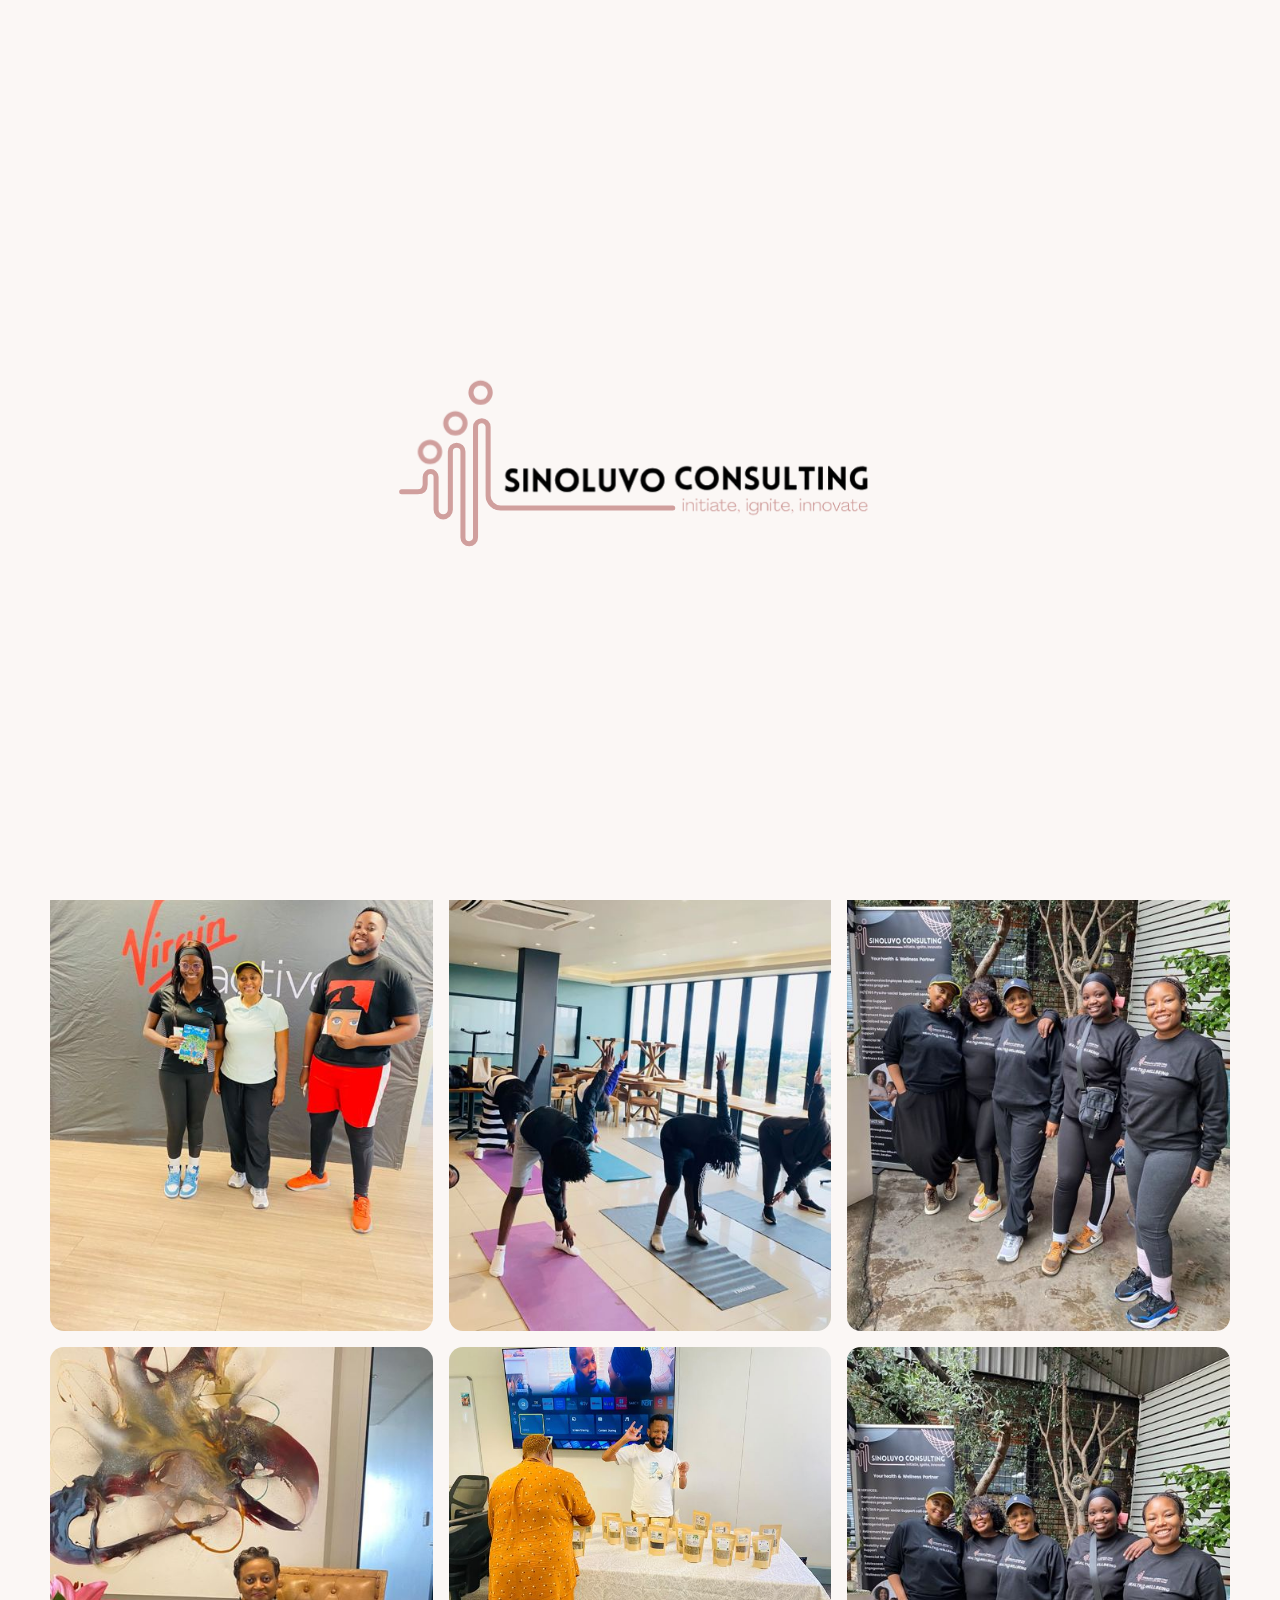
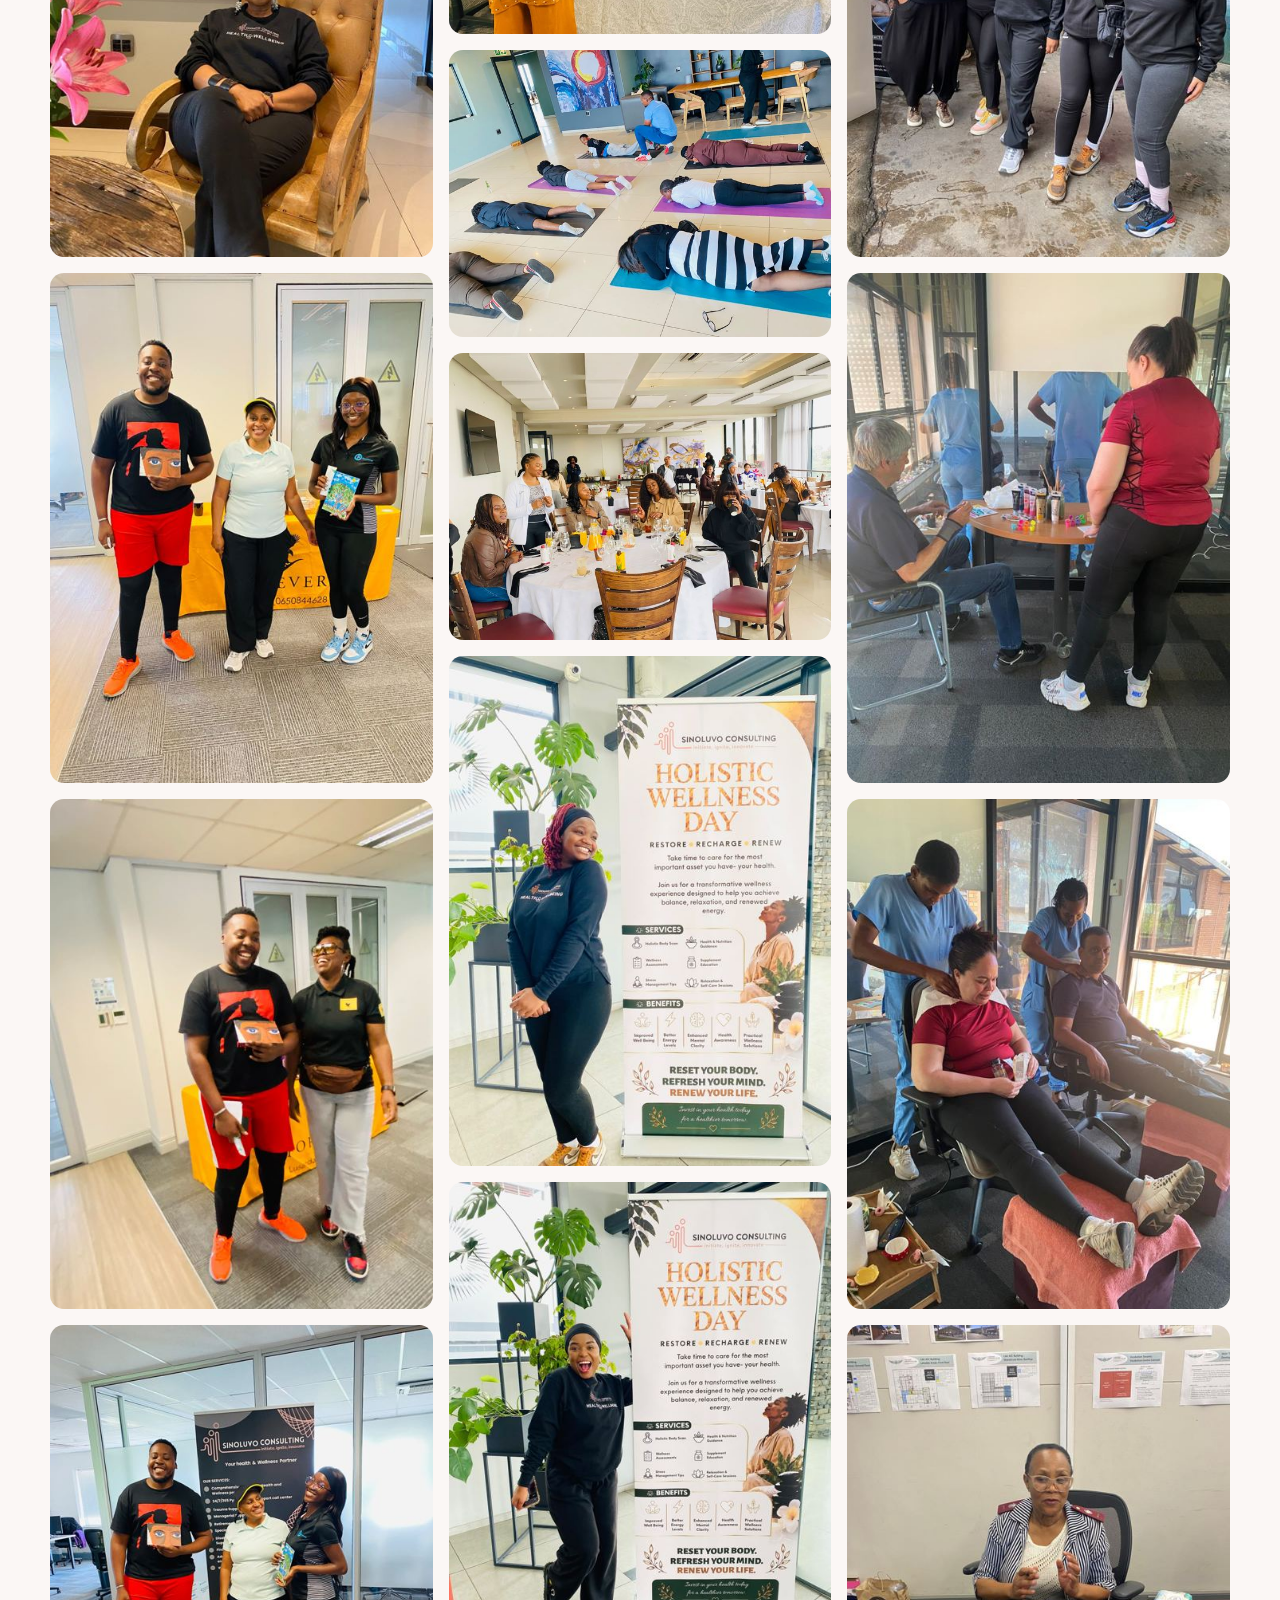
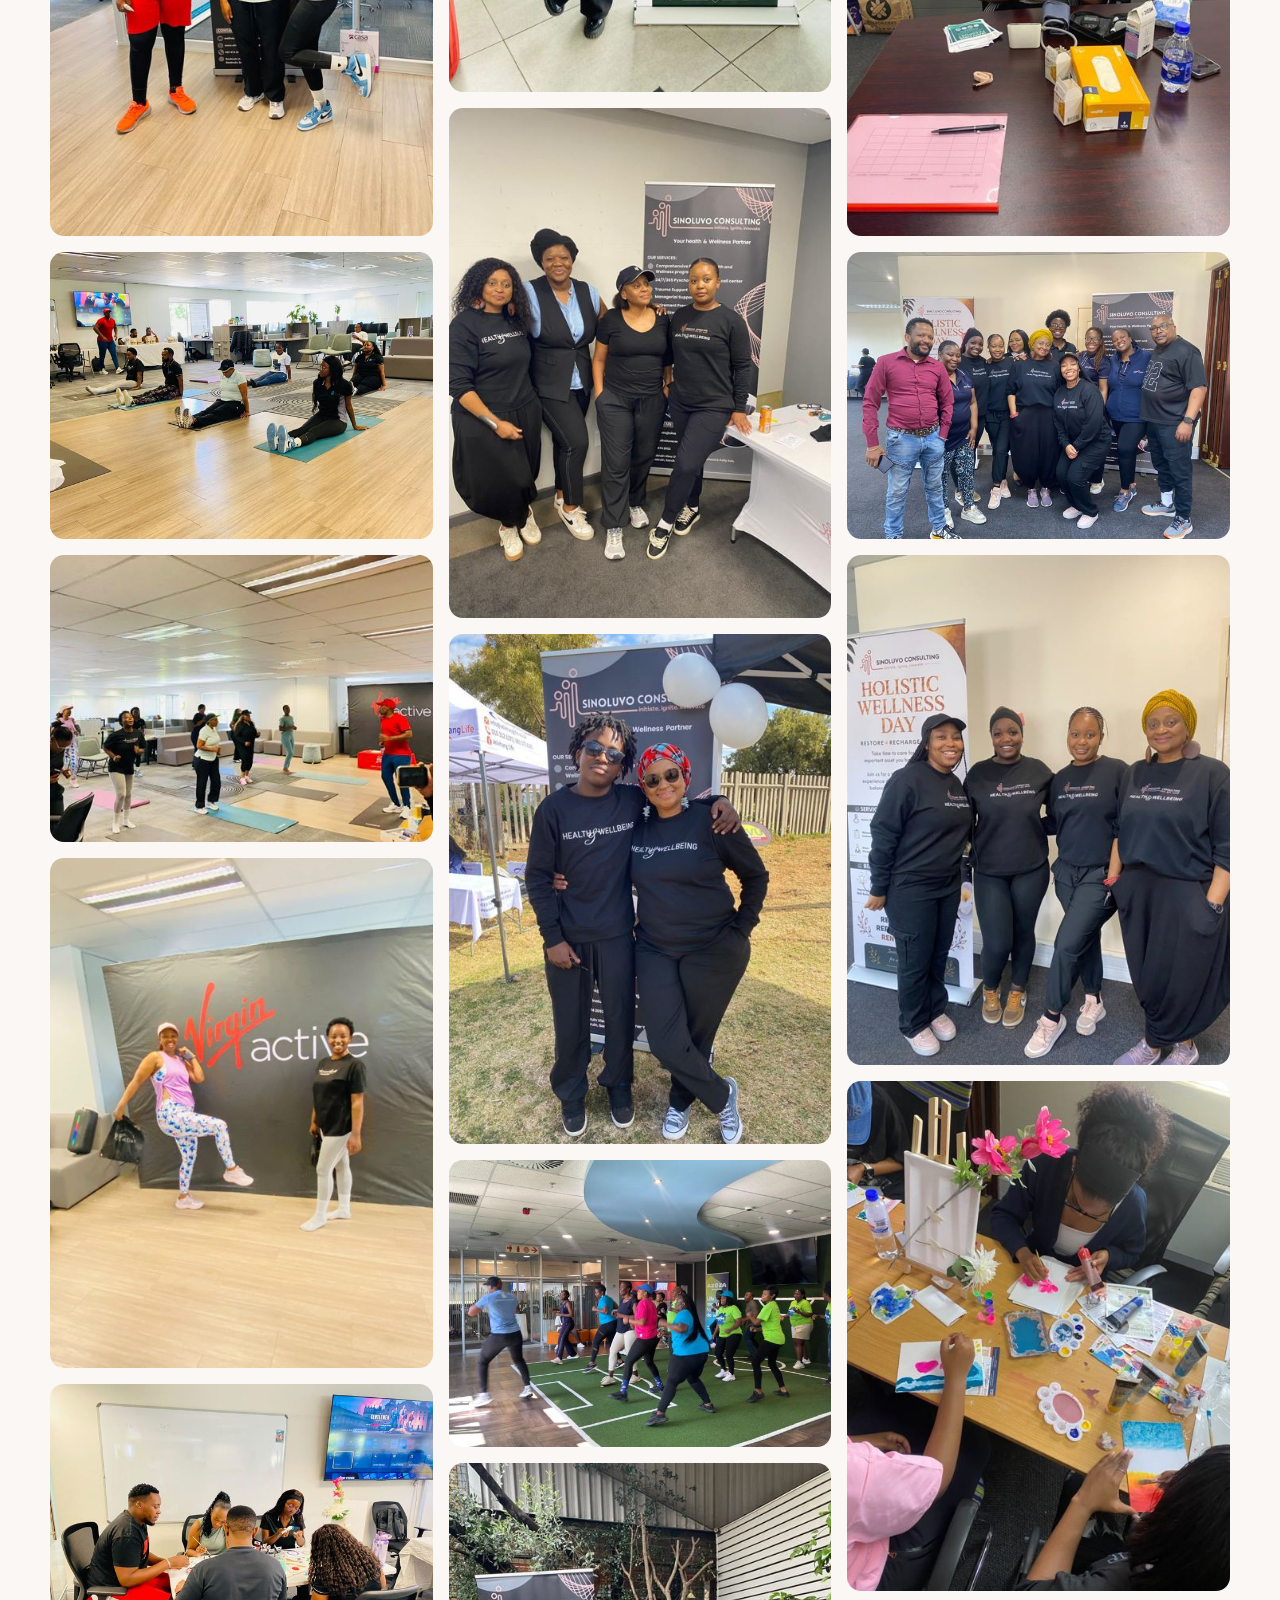
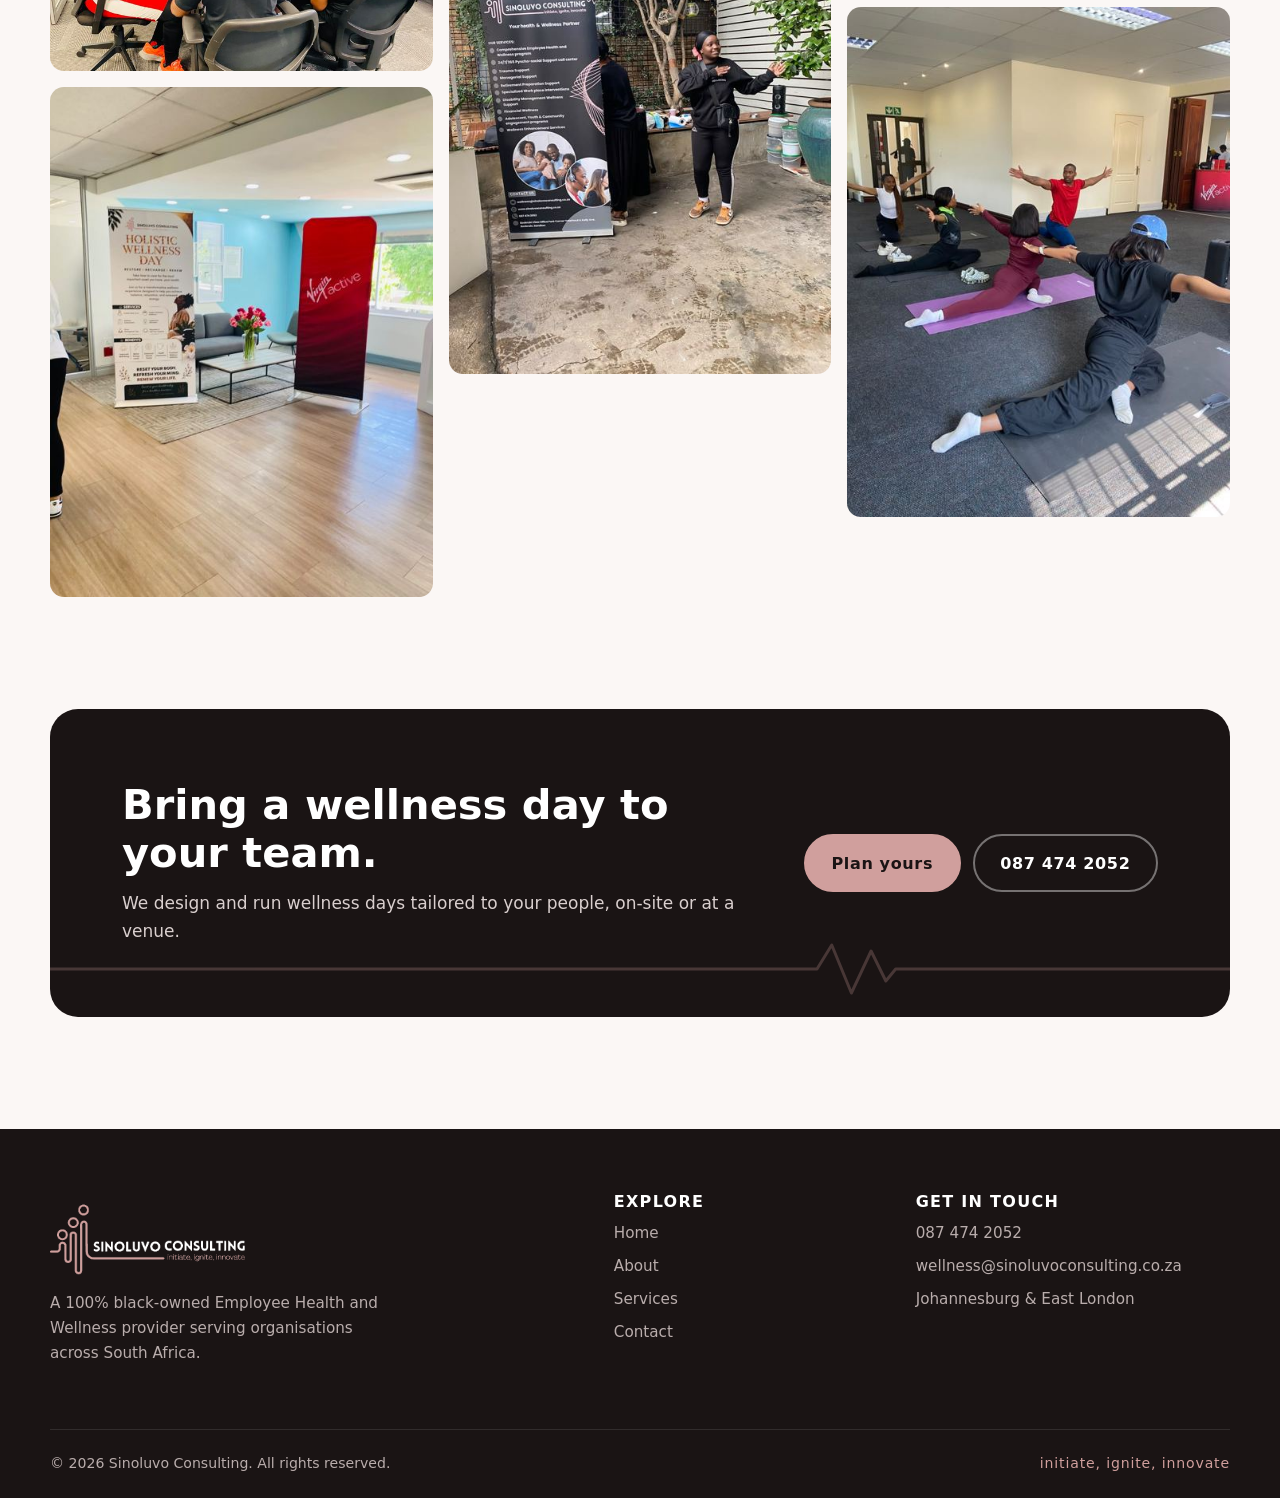
<file: gallery/index.html>
<!doctype html>
<html lang="en">
<head>
  <meta charset="utf-8">
  <meta name="viewport" content="width=device-width, initial-scale=1">
  <meta http-equiv="Content-Security-Policy" content="default-src 'self'; script-src 'self' 'sha256-jNbiwdvpo8M8pA+6g0MTDT1bSsyv7Nc5xhmLeaIxeHI='; style-src 'self' 'unsafe-inline' https://fonts.googleapis.com; font-src https://fonts.gstatic.com; img-src 'self' data:; frame-src https://www.google.com; connect-src 'self'; object-src 'none'; base-uri 'self'; form-action 'self' mailto:; upgrade-insecure-requests">
  <meta name="referrer" content="strict-origin-when-cross-origin">
  <title>Gallery | Sinoluvo Consulting</title>
  <meta name="description" content="Photos from Sinoluvo Consulting's Holistic Wellness Day: yoga, health screenings, wellness talks and community.">
  <link rel="icon" href="../assets/img/favicon.png">
  <link rel="preconnect" href="https://fonts.googleapis.com">
  <link rel="preconnect" href="https://fonts.gstatic.com" crossorigin>
  <link href="https://fonts.googleapis.com/css2?family=Josefin+Sans:wght@400;600;700&family=DM+Sans:opsz,wght@9..40,400;9..40,500;9..40,700&display=swap" rel="stylesheet">
  <link rel="stylesheet" href="../assets/css/styles.css?v=7">
  <script>try{var s=sessionStorage,c=document.documentElement.classList;if(!s.getItem('seen'))c.add('pt-intro');else if(s.getItem('pt'))c.add('pt-arrive')}catch(e){}</script>
</head>
<body>
  <div class="page-loader" aria-hidden="true">
    <div class="pt-logo">
      <svg viewBox="0 0 572 234">
        <path class="pt-line" pathLength="1" d="M2 166.5 H21 Q30 166.5 30 157.5 V149 A6.5 6.5 0 0 1 43 149 V188 A8.5 8.5 0 0 0 60 188 V118.5 A7.5 7.5 0 0 1 75 118.5 V221 A7.5 7.5 0 0 0 90 221 V89.5 A7.5 7.5 0 0 1 105 89.5 V171 A15 15 0 0 0 120 186 H325"/>
        <circle class="pt-head" cx="35.7" cy="119" r="11.5"/>
        <circle class="pt-head" cx="66" cy="85" r="11.5" style="--i:1"/>
        <circle class="pt-head" cx="96" cy="48.3" r="11.5" style="--i:2"/>
      </svg>
      <img class="pt-text" src="../assets/img/logo-text.png" alt="" width="572" height="234">
    </div>
  </div>

  <header class="site-header">
    <div class="container header-inner">
      <a href="../" class="brand" aria-label="Sinoluvo Consulting home">
        <img src="../assets/img/logo.png" alt="Sinoluvo Consulting — initiate, ignite, innovate" width="572" height="234">
      </a>
      <button class="nav-toggle" aria-expanded="false" aria-controls="site-nav" aria-label="Open menu">
        <span></span><span></span><span></span>
      </button>
      <nav class="site-nav" id="site-nav">
        <a href="../">Home</a>
        <a href="../about/">About</a>
        <a href="../services/">Services</a>
        <a href="../gallery/" aria-current="page">Gallery</a>
        <a href="../contact/">Contact</a>
        <a href="tel:+27874742052" class="btn btn-small">087 474 2052</a>
      </nav>
    </div>
  </header>

  <main>

    <section class="page-hero">
      <div class="container">
        <p class="crumbs"><a href="../">Home</a> &nbsp;/&nbsp; Gallery</p>
        <h1 class="reveal">Wellness in action.</h1>
        <p class="lead reveal d1">Moments from our wellness days and events: yoga, fitness classes, health screenings, massages, art sessions and good food shared together.</p>
      </div>
      <svg class="pulse pulse-draw" viewBox="0 0 600 40" aria-hidden="true" preserveAspectRatio="none"><path d="M0 20 H230 L245 20 L255 4 L270 36 L285 8 L298 28 L305 20 H600" fill="none" stroke="currentColor" stroke-width="3" stroke-linecap="round" stroke-linejoin="round"/></svg>
    </section>

    <section class="section">
      <div class="container">
        <div class="section-head reveal">
          <p class="eyebrow">Our events</p>
          <h2>Restore. Recharge. Renew.</h2>
          <p>Tap any photo to view it full size.</p>
        </div>

        <div class="gallery" id="gallery">
          <button class="gallery-item reveal" data-full="../assets/img/gallery/01-team-virgin-active-backdrop.jpg" aria-label="View photo: Three team members smiling in front of the Virgin Active backdrop, two holding books"><img src="../assets/img/gallery/01-team-virgin-active-backdrop-sm.jpg" alt="Three team members smiling in front of the Virgin Active backdrop, two holding books" width="480" height="640" loading="lazy"></button>
          <button class="gallery-item reveal" data-full="../assets/img/gallery/02-guest-seated-armchair.jpg" aria-label="View photo: A guest in a Health and Wellbeing sweatshirt seated in a leather armchair beside pink lilies"><img src="../assets/img/gallery/02-guest-seated-armchair-sm.jpg" alt="A guest in a Health and Wellbeing sweatshirt seated in a leather armchair beside pink lilies" width="480" height="640" loading="lazy"></button>
          <button class="gallery-item reveal" data-full="../assets/img/gallery/03-team-trio-event-table.jpg" aria-label="View photo: Three team members smiling beside an event table, two holding books"><img src="../assets/img/gallery/03-team-trio-event-table-sm.jpg" alt="Three team members smiling beside an event table, two holding books" width="480" height="640" loading="lazy"></button>
          <button class="gallery-item reveal" data-full="../assets/img/gallery/04-attendees-duo-event-table.jpg" aria-label="View photo: Two attendees smiling together beside an event table"><img src="../assets/img/gallery/04-attendees-duo-event-table-sm.jpg" alt="Two attendees smiling together beside an event table" width="480" height="640" loading="lazy"></button>
          <button class="gallery-item reveal" data-full="../assets/img/gallery/05-team-sinoluvo-banner.jpg" aria-label="View photo: Three team members standing beside the Sinoluvo Consulting banner"><img src="../assets/img/gallery/05-team-sinoluvo-banner-sm.jpg" alt="Three team members standing beside the Sinoluvo Consulting banner" width="480" height="640" loading="lazy"></button>
          <button class="gallery-item reveal" data-full="../assets/img/gallery/06-office-mat-stretching.jpg" aria-label="View photo: Employees stretching on yoga mats in an open-plan office"><img src="../assets/img/gallery/06-office-mat-stretching-sm.jpg" alt="Employees stretching on yoga mats in an open-plan office" width="640" height="480" loading="lazy"></button>
          <button class="gallery-item reveal" data-full="../assets/img/gallery/07-office-fitness-class.jpg" aria-label="View photo: An instructor leading a fitness class on mats in the office"><img src="../assets/img/gallery/07-office-fitness-class-sm.jpg" alt="An instructor leading a fitness class on mats in the office" width="480" height="360" loading="lazy"></button>
          <button class="gallery-item reveal" data-full="../assets/img/gallery/08-virgin-active-instructors.jpg" aria-label="View photo: Two fitness instructors posing in front of the Virgin Active backdrop"><img src="../assets/img/gallery/08-virgin-active-instructors-sm.jpg" alt="Two fitness instructors posing in front of the Virgin Active backdrop" width="480" height="640" loading="lazy"></button>
          <button class="gallery-item reveal" data-full="../assets/img/gallery/09-boardroom-art-activity.jpg" aria-label="View photo: Colleagues around a boardroom table taking part in an art activity"><img src="../assets/img/gallery/09-boardroom-art-activity-sm.jpg" alt="Colleagues around a boardroom table taking part in an art activity" width="640" height="480" loading="lazy"></button>
          <button class="gallery-item reveal" data-full="../assets/img/gallery/10-wellness-day-lounge.jpg" aria-label="View photo: A lounge set up with the Holistic Wellness Day banner and a Virgin Active flag"><img src="../assets/img/gallery/10-wellness-day-lounge-sm.jpg" alt="A lounge set up with the Holistic Wellness Day banner and a Virgin Active flag" width="480" height="640" loading="lazy"></button>
          <button class="gallery-item reveal" data-full="../assets/img/gallery/11-standing-stretch-class.jpg" aria-label="View photo: Attendees bending into a standing stretch on yoga mats by the windows"><img src="../assets/img/gallery/11-standing-stretch-class-sm.jpg" alt="Attendees bending into a standing stretch on yoga mats by the windows" width="480" height="640" loading="lazy"></button>
          <button class="gallery-item reveal" data-full="../assets/img/gallery/12-wellness-products-table.jpg" aria-label="View photo: A presenter showing a table of packaged wellness products to an attendee"><img src="../assets/img/gallery/12-wellness-products-table-sm.jpg" alt="A presenter showing a table of packaged wellness products to an attendee" width="640" height="480" loading="lazy"></button>
          <button class="gallery-item reveal" data-full="../assets/img/gallery/13-floor-relaxation.jpg" aria-label="View photo: Attendees lying on yoga mats during a guided relaxation exercise"><img src="../assets/img/gallery/13-floor-relaxation-sm.jpg" alt="Attendees lying on yoga mats during a guided relaxation exercise" width="640" height="480" loading="lazy"></button>
          <button class="gallery-item reveal" data-full="../assets/img/gallery/14-shared-lunch.jpg" aria-label="View photo: Attendees sharing a meal at round tables after the sessions"><img src="../assets/img/gallery/14-shared-lunch-sm.jpg" alt="Attendees sharing a meal at round tables after the sessions" width="640" height="480" loading="lazy"></button>
          <button class="gallery-item reveal" data-full="../assets/img/gallery/15-host-wellness-day-banner.jpg" aria-label="View photo: A team member in a Health and Wellbeing top beside the Holistic Wellness Day banner"><img src="../assets/img/gallery/15-host-wellness-day-banner-sm.jpg" alt="A team member in a Health and Wellbeing top beside the Holistic Wellness Day banner" width="480" height="640" loading="lazy"></button>
          <button class="gallery-item reveal" data-full="../assets/img/gallery/16-joyful-pose-banner.jpg" aria-label="View photo: A team member striking a joyful pose next to the Holistic Wellness Day banner"><img src="../assets/img/gallery/16-joyful-pose-banner-sm.jpg" alt="A team member striking a joyful pose next to the Holistic Wellness Day banner" width="480" height="640" loading="lazy"></button>
          <button class="gallery-item reveal" data-full="../assets/img/gallery/17-team-four-sinoluvo-stand.jpg" aria-label="View photo: Four team members in black at the Sinoluvo Consulting stand"><img src="../assets/img/gallery/17-team-four-sinoluvo-stand-sm.jpg" alt="Four team members in black at the Sinoluvo Consulting stand" width="480" height="640" loading="lazy"></button>
          <button class="gallery-item reveal" data-full="../assets/img/gallery/18-outdoor-duo-wellbeing.jpg" aria-label="View photo: Two team members in Health and Wellbeing sweatshirts at an outdoor event"><img src="../assets/img/gallery/18-outdoor-duo-wellbeing-sm.jpg" alt="Two team members in Health and Wellbeing sweatshirts at an outdoor event" width="480" height="640" loading="lazy"></button>
          <button class="gallery-item reveal" data-full="../assets/img/gallery/19-group-dance-workout.jpg" aria-label="View photo: A large group following a dance workout on an indoor turf area"><img src="../assets/img/gallery/19-group-dance-workout-sm.jpg" alt="A large group following a dance workout on an indoor turf area" width="640" height="480" loading="lazy"></button>
          <button class="gallery-item reveal" data-full="../assets/img/gallery/20-courtyard-talk.jpg" aria-label="View photo: A team member speaking to attendees at an outdoor courtyard event"><img src="../assets/img/gallery/20-courtyard-talk-sm.jpg" alt="A team member speaking to attendees at an outdoor courtyard event" width="480" height="640" loading="lazy"></button>
          <button class="gallery-item reveal" data-full="../assets/img/gallery/21-team-five-courtyard.jpg" aria-label="View photo: Five team members in matching sweatshirts beside the Sinoluvo banner in a courtyard"><img src="../assets/img/gallery/21-team-five-courtyard-sm.jpg" alt="Five team members in matching sweatshirts beside the Sinoluvo banner in a courtyard" width="480" height="640" loading="lazy"></button>
          <button class="gallery-item reveal" data-full="../assets/img/gallery/22-team-five-courtyard-smiles.jpg" aria-label="View photo: Five team members smiling arm in arm beside the Sinoluvo banner"><img src="../assets/img/gallery/22-team-five-courtyard-smiles-sm.jpg" alt="Five team members smiling arm in arm beside the Sinoluvo banner" width="480" height="640" loading="lazy"></button>
          <button class="gallery-item reveal" data-full="../assets/img/gallery/23-painting-table.jpg" aria-label="View photo: An attendee painting at a table of bright acrylic paints while another looks on"><img src="../assets/img/gallery/23-painting-table-sm.jpg" alt="An attendee painting at a table of bright acrylic paints while another looks on" width="480" height="640" loading="lazy"></button>
          <button class="gallery-item reveal" data-full="../assets/img/gallery/24-seated-massage.jpg" aria-label="View photo: Therapists in scrubs giving seated neck and shoulder massages"><img src="../assets/img/gallery/24-seated-massage-sm.jpg" alt="Therapists in scrubs giving seated neck and shoulder massages" width="480" height="640" loading="lazy"></button>
          <button class="gallery-item reveal" data-full="../assets/img/gallery/25-health-screening-desk.jpg" aria-label="View photo: A health professional at a screening desk with a blood pressure monitor"><img src="../assets/img/gallery/25-health-screening-desk-sm.jpg" alt="A health professional at a screening desk with a blood pressure monitor" width="480" height="640" loading="lazy"></button>
          <button class="gallery-item reveal" data-full="../assets/img/gallery/26-team-group-photo.jpg" aria-label="View photo: The Sinoluvo team and guests in a group photo beside the wellness day banners"><img src="../assets/img/gallery/26-team-group-photo-sm.jpg" alt="The Sinoluvo team and guests in a group photo beside the wellness day banners" width="640" height="480" loading="lazy"></button>
          <button class="gallery-item reveal" data-full="../assets/img/gallery/27-team-four-wellness-day.jpg" aria-label="View photo: Four team members in Health and Wellbeing sweatshirts beside the Holistic Wellness Day banner"><img src="../assets/img/gallery/27-team-four-wellness-day-sm.jpg" alt="Four team members in Health and Wellbeing sweatshirts beside the Holistic Wellness Day banner" width="480" height="640" loading="lazy"></button>
          <button class="gallery-item reveal" data-full="../assets/img/gallery/28-canvas-painting.jpg" aria-label="View photo: Attendees painting small canvases during an art session"><img src="../assets/img/gallery/28-canvas-painting-sm.jpg" alt="Attendees painting small canvases during an art session" width="480" height="640" loading="lazy"></button>
          <button class="gallery-item reveal" data-full="../assets/img/gallery/29-yoga-lunge-class.jpg" aria-label="View photo: An instructor leading attendees through a yoga lunge on mats"><img src="../assets/img/gallery/29-yoga-lunge-class-sm.jpg" alt="An instructor leading attendees through a yoga lunge on mats" width="480" height="640" loading="lazy"></button>
        </div>
      </div>
    </section>

    <section class="section" style="padding-top:0">
      <div class="container">
        <div class="cta-band reveal">
          <div>
            <h2>Bring a wellness day to your team.</h2>
            <p>We design and run wellness days tailored to your people, on-site or at a venue.</p>
          </div>
          <div class="cta-actions">
            <a href="../contact/" class="btn btn-light">Plan yours</a>
            <a href="tel:+27874742052" class="btn btn-outline-light">087 474 2052</a>
          </div>
          <svg class="pulse-bg" viewBox="0 0 1200 60" preserveAspectRatio="none" aria-hidden="true"><path d="M0 30 H760 L780 30 L795 6 L815 54 L835 12 L850 42 L860 30 H1200" fill="none" stroke="currentColor" stroke-width="3" stroke-linecap="round" stroke-linejoin="round"/></svg>
        </div>
      </div>
    </section>

    <div class="lightbox" id="lightbox" role="dialog" aria-modal="true" aria-label="Photo viewer" hidden>
      <button class="lb-btn lb-close" aria-label="Close">&times;</button>
      <button class="lb-btn lb-prev" aria-label="Previous photo">&larr;</button>
      <figure class="lb-figure">
        <img alt="">
        <figcaption></figcaption>
      </figure>
      <button class="lb-btn lb-next" aria-label="Next photo">&rarr;</button>
    </div>

  </main>

  <footer class="site-footer">
    <div class="container footer-inner">
      <div class="footer-brand">
        <img src="../assets/img/logo-light.png" alt="Sinoluvo Consulting" width="572" height="234" loading="lazy">
        <p>A 100% black-owned Employee Health and Wellness provider serving organisations across South Africa.</p>
      </div>
      <div>
        <h4>Explore</h4>
        <ul>
          <li><a href="../">Home</a></li>
          <li><a href="../about/">About</a></li>
          <li><a href="../services/">Services</a></li>
          <li><a href="../contact/">Contact</a></li>
        </ul>
      </div>
      <div>
        <h4>Get in touch</h4>
        <ul>
          <li><a href="tel:+27874742052">087 474 2052</a></li>
          <li><a href="mailto:wellness@sinoluvoconsulting.co.za">wellness@sinoluvoconsulting.co.za</a></li>
          <li>Johannesburg &amp; East London</li>
        </ul>
      </div>
    </div>
    <div class="container footer-base">
      <p>&copy; <span class="year">2026</span> Sinoluvo Consulting. All rights reserved.</p>
      <p class="tagline">initiate, ignite, innovate</p>
    </div>
  </footer>

  <script src="../assets/js/main.js?v=7"></script>
</body>
</html>
</file>
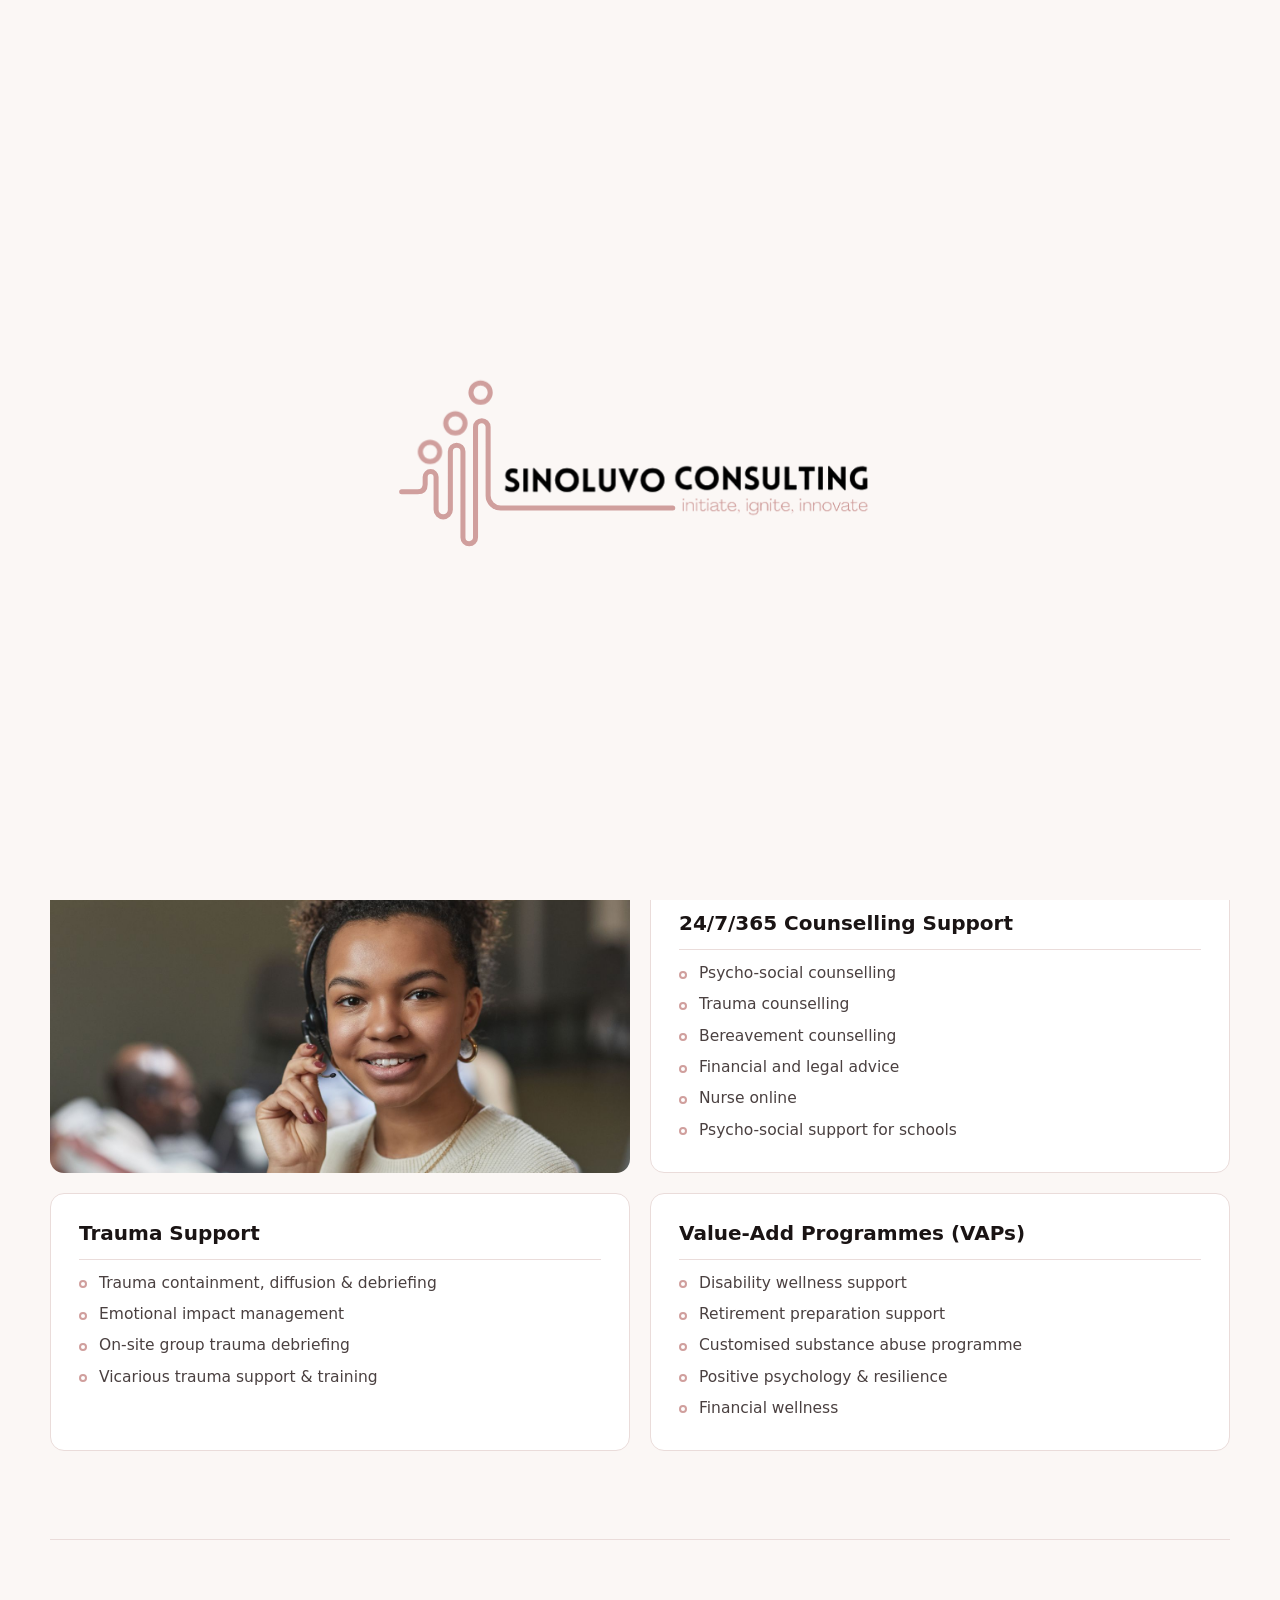
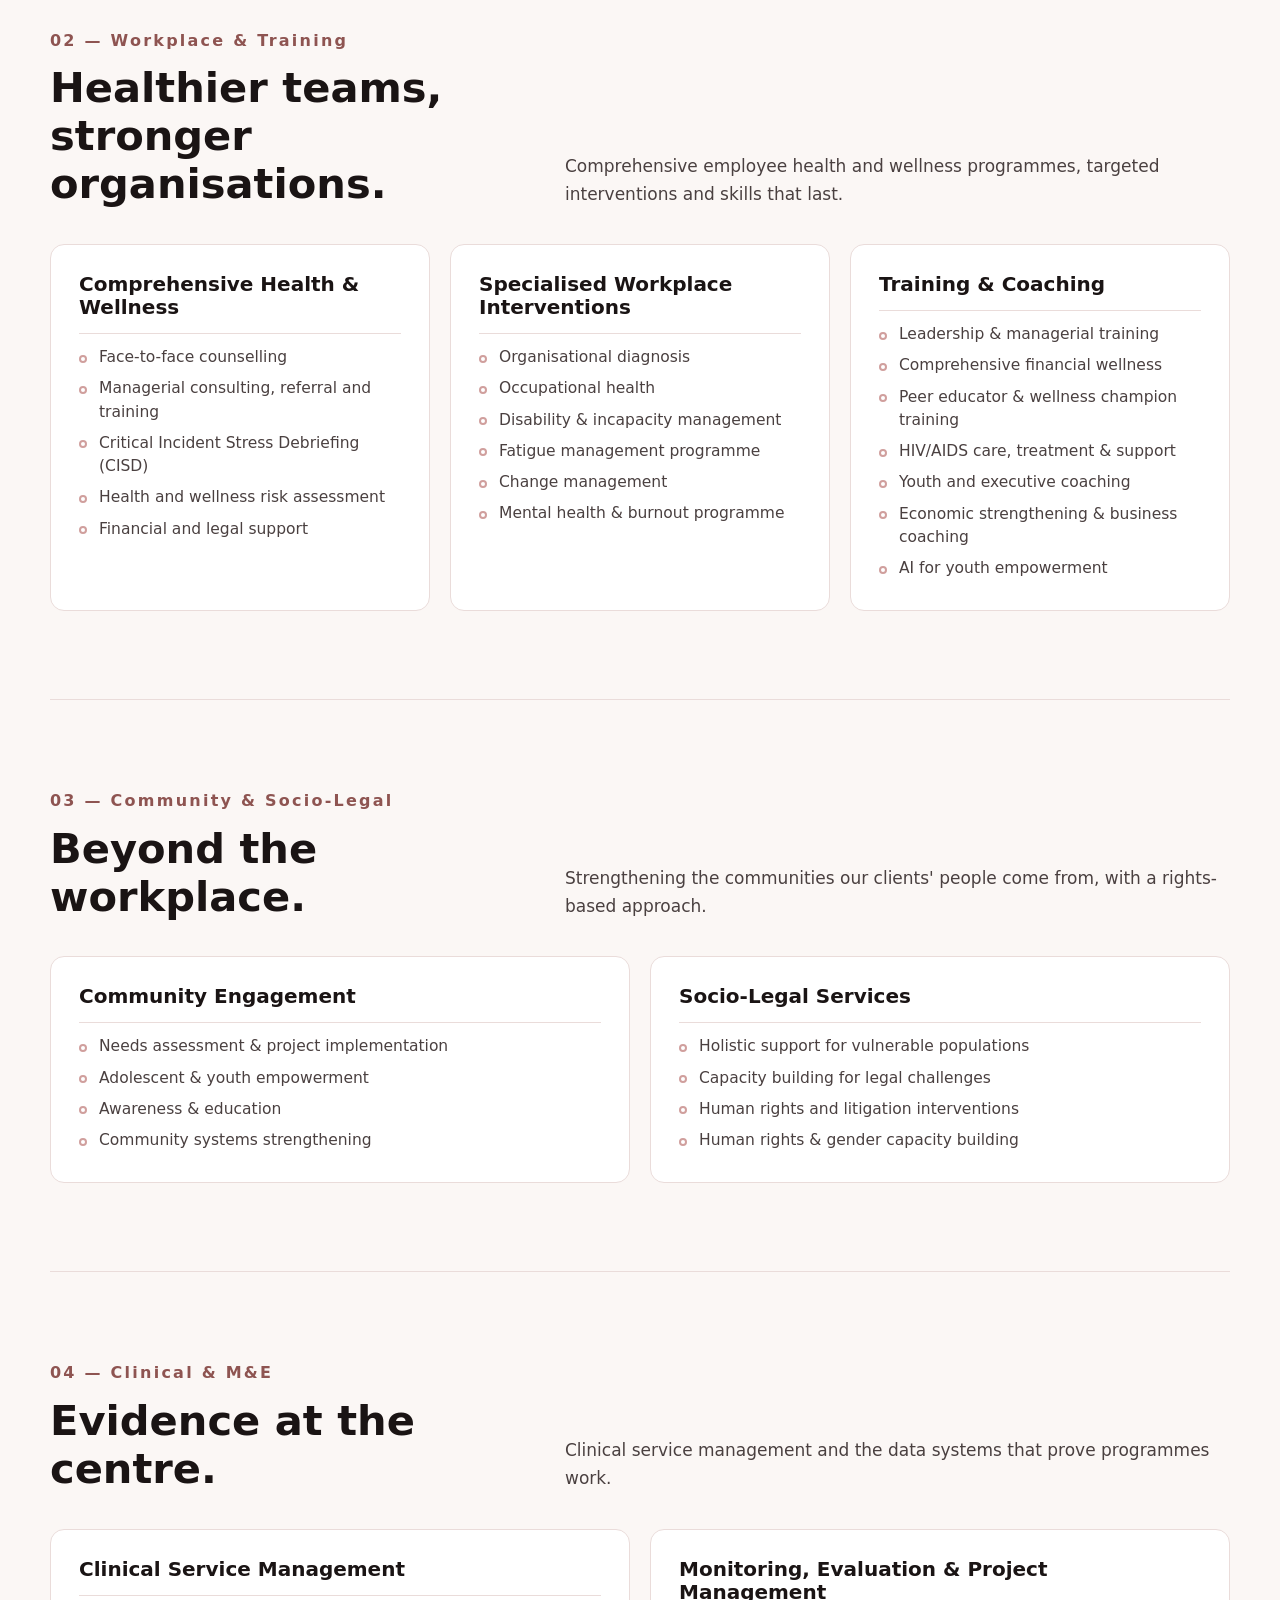
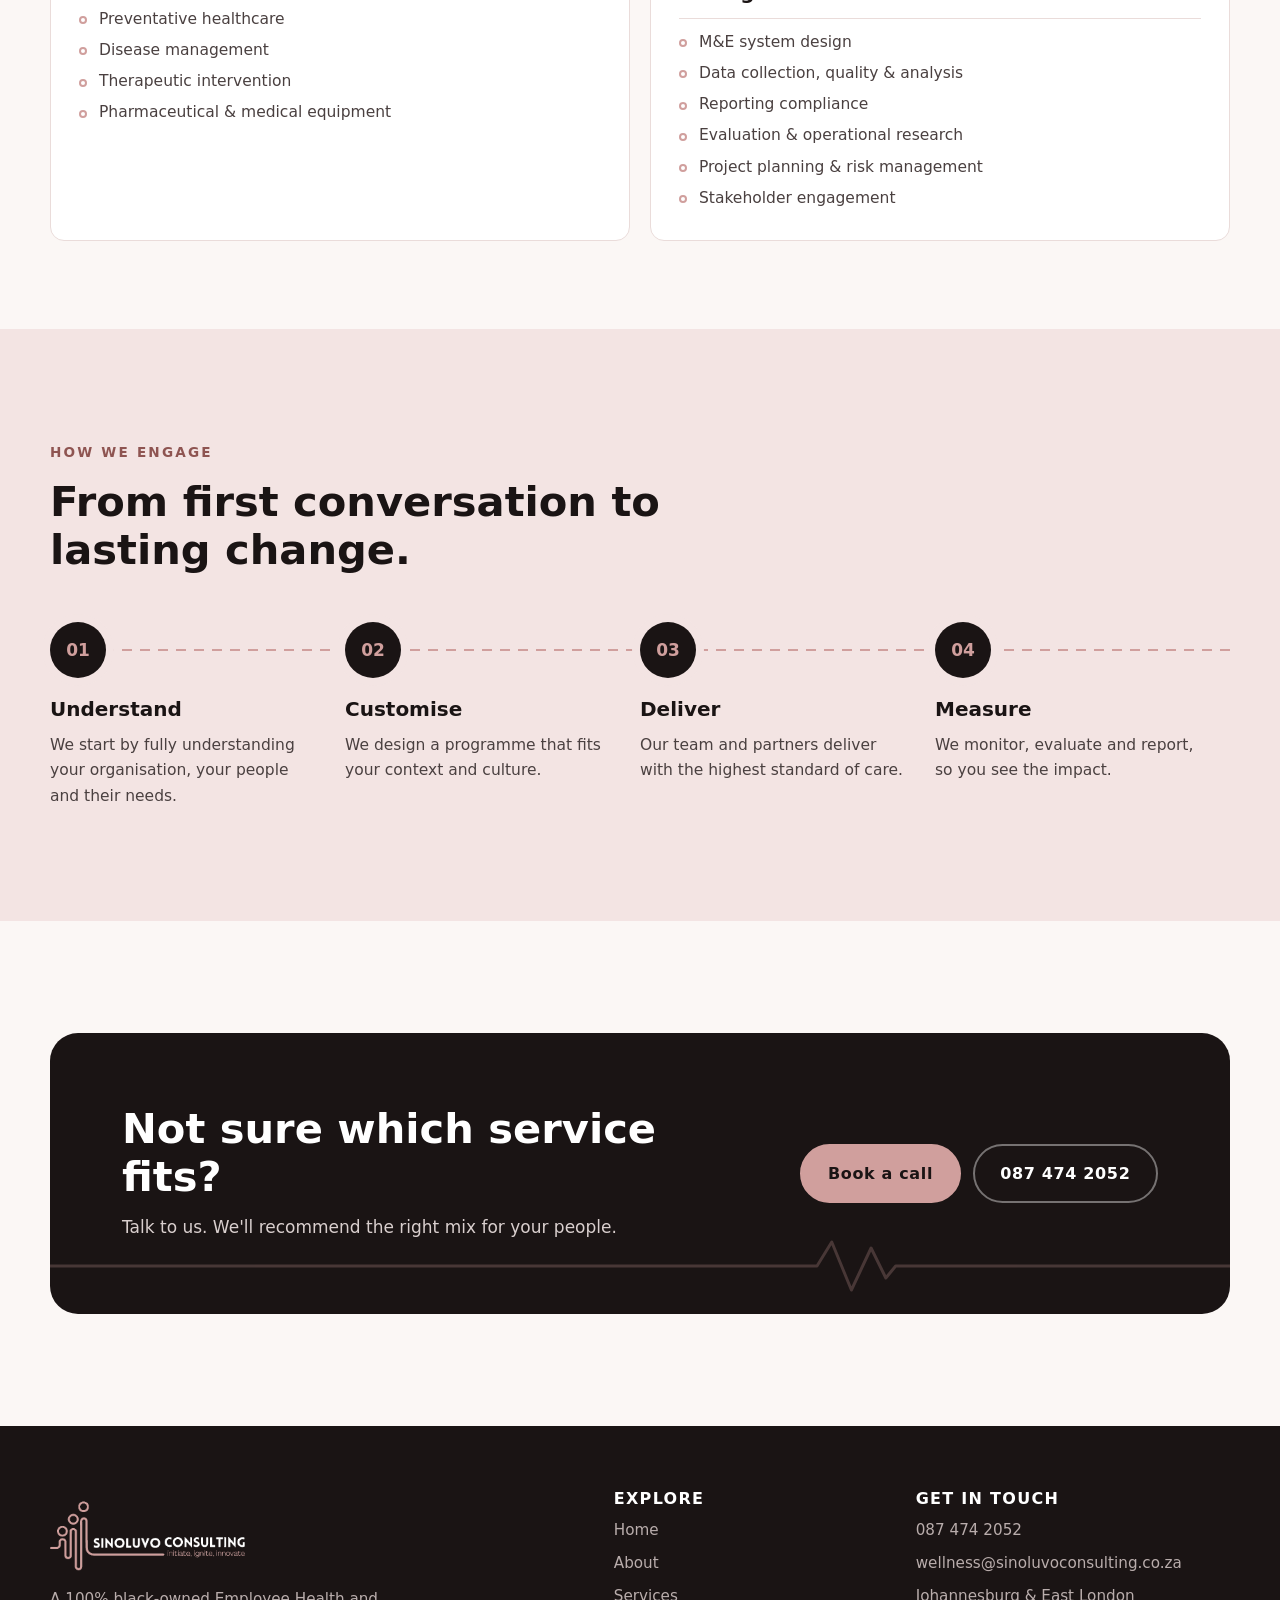
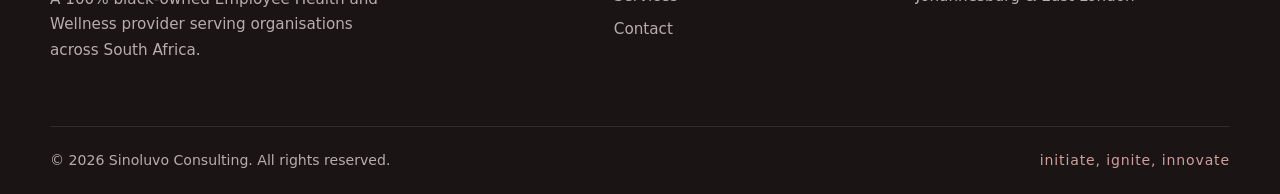
<file: services/index.html>
<!doctype html>
<html lang="en">
<head>
  <meta charset="utf-8">
  <meta name="viewport" content="width=device-width, initial-scale=1">
  <meta http-equiv="Content-Security-Policy" content="default-src 'self'; script-src 'self' 'sha256-jNbiwdvpo8M8pA+6g0MTDT1bSsyv7Nc5xhmLeaIxeHI='; style-src 'self' 'unsafe-inline' https://fonts.googleapis.com; font-src https://fonts.gstatic.com; img-src 'self' data:; frame-src https://www.google.com; connect-src 'self'; object-src 'none'; base-uri 'self'; form-action 'self' mailto:; upgrade-insecure-requests">
  <meta name="referrer" content="strict-origin-when-cross-origin">
  <title>Services | Sinoluvo Consulting</title>
  <meta name="description" content="24/7/365 counselling, trauma support, workplace interventions, training, community engagement, socio-legal, clinical and M&amp;E services.">
  <link rel="icon" href="../assets/img/favicon.png">
  <link rel="preconnect" href="https://fonts.googleapis.com">
  <link rel="preconnect" href="https://fonts.gstatic.com" crossorigin>
  <link href="https://fonts.googleapis.com/css2?family=Josefin+Sans:wght@400;600;700&family=DM+Sans:opsz,wght@9..40,400;9..40,500;9..40,700&display=swap" rel="stylesheet">
  <link rel="stylesheet" href="../assets/css/styles.css?v=7">
  <script>try{var s=sessionStorage,c=document.documentElement.classList;if(!s.getItem('seen'))c.add('pt-intro');else if(s.getItem('pt'))c.add('pt-arrive')}catch(e){}</script>
</head>
<body>
  <div class="page-loader" aria-hidden="true">
    <div class="pt-logo">
      <svg viewBox="0 0 572 234">
        <path class="pt-line" pathLength="1" d="M2 166.5 H21 Q30 166.5 30 157.5 V149 A6.5 6.5 0 0 1 43 149 V188 A8.5 8.5 0 0 0 60 188 V118.5 A7.5 7.5 0 0 1 75 118.5 V221 A7.5 7.5 0 0 0 90 221 V89.5 A7.5 7.5 0 0 1 105 89.5 V171 A15 15 0 0 0 120 186 H325"/>
        <circle class="pt-head" cx="35.7" cy="119" r="11.5"/>
        <circle class="pt-head" cx="66" cy="85" r="11.5" style="--i:1"/>
        <circle class="pt-head" cx="96" cy="48.3" r="11.5" style="--i:2"/>
      </svg>
      <img class="pt-text" src="../assets/img/logo-text.png" alt="" width="572" height="234">
    </div>
  </div>

  <header class="site-header">
    <div class="container header-inner">
      <a href="../" class="brand" aria-label="Sinoluvo Consulting home">
        <img src="../assets/img/logo.png" alt="Sinoluvo Consulting — initiate, ignite, innovate" width="572" height="234">
      </a>
      <button class="nav-toggle" aria-expanded="false" aria-controls="site-nav" aria-label="Open menu">
        <span></span><span></span><span></span>
      </button>
      <nav class="site-nav" id="site-nav">
        <a href="../">Home</a>
        <a href="../about/">About</a>
        <a href="../services/" aria-current="page">Services</a>
        <a href="../gallery/">Gallery</a>
        <a href="../contact/">Contact</a>
        <a href="tel:+27874742052" class="btn btn-small">087 474 2052</a>
      </nav>
    </div>
  </header>

  <main>

    <section class="page-hero">
      <div class="container">
        <p class="crumbs"><a href="../">Home</a> &nbsp;/&nbsp; Services</p>
        <h1 class="reveal">Employee wellness, reimagined.</h1>
        <p class="lead reveal d1">Customised and holistic health and wellness services for our clients, their families and the communities at large.</p>
      </div>
      <svg class="pulse pulse-draw" viewBox="0 0 600 40" aria-hidden="true" preserveAspectRatio="none"><path d="M0 20 H230 L245 20 L255 4 L270 36 L285 8 L298 28 L305 20 H600" fill="none" stroke="currentColor" stroke-width="3" stroke-linecap="round" stroke-linejoin="round"/></svg>
    </section>

    <nav class="chip-nav" aria-label="Service categories">
      <div class="container">
        <a href="#support">Counselling &amp; Support</a>
        <a href="#workplace">Workplace &amp; Training</a>
        <a href="#community">Community &amp; Socio-Legal</a>
        <a href="#clinical">Clinical &amp; M&amp;E</a>
        <a href="#process">How we engage</a>
      </div>
    </nav>

    <div class="container">

      <section class="svc-group" id="support">
        <div class="svc-group-head reveal">
          <div><span class="big-num">01 — Counselling &amp; Support</span><h2>Help, the moment it's needed.</h2></div>
          <p>Round-the-clock professional support for employees and their families, including after critical incidents.</p>
        </div>
        <div class="svc-feature">
          <img class="reveal" src="../assets/img/agent-smiling.jpg" alt="A smiling call centre agent holding her headset microphone" width="1400" height="933" loading="lazy" style="object-position: 70% center">
          <article class="service reveal d1">
            <h3>24/7/365 Counselling Support</h3>
            <ul>
              <li>Psycho-social counselling</li>
              <li>Trauma counselling</li>
              <li>Bereavement counselling</li>
              <li>Financial and legal advice</li>
              <li>Nurse online</li>
              <li>Psycho-social support for schools</li>
            </ul>
          </article>
        </div>
        <div class="services two" style="margin-top:20px">
          <article class="service reveal">
            <h3>Trauma Support</h3>
            <ul>
              <li>Trauma containment, diffusion &amp; debriefing</li>
              <li>Emotional impact management</li>
              <li>On-site group trauma debriefing</li>
              <li>Vicarious trauma support &amp; training</li>
            </ul>
          </article>
          <article class="service reveal d1">
            <h3>Value-Add Programmes (VAPs)</h3>
            <ul>
              <li>Disability wellness support</li>
              <li>Retirement preparation support</li>
              <li>Customised substance abuse programme</li>
              <li>Positive psychology &amp; resilience</li>
              <li>Financial wellness</li>
            </ul>
          </article>
        </div>
      </section>

      <section class="svc-group" id="workplace">
        <div class="svc-group-head reveal">
          <div><span class="big-num">02 — Workplace &amp; Training</span><h2>Healthier teams, stronger organisations.</h2></div>
          <p>Comprehensive employee health and wellness programmes, targeted interventions and skills that last.</p>
        </div>
        <div class="services">
          <article class="service reveal">
            <h3>Comprehensive Health &amp; Wellness</h3>
            <ul>
              <li>Face-to-face counselling</li>
              <li>Managerial consulting, referral and training</li>
              <li>Critical Incident Stress Debriefing (CISD)</li>
              <li>Health and wellness risk assessment</li>
              <li>Financial and legal support</li>
            </ul>
          </article>
          <article class="service reveal d1">
            <h3>Specialised Workplace Interventions</h3>
            <ul>
              <li>Organisational diagnosis</li>
              <li>Occupational health</li>
              <li>Disability &amp; incapacity management</li>
              <li>Fatigue management programme</li>
              <li>Change management</li>
              <li>Mental health &amp; burnout programme</li>
            </ul>
          </article>
          <article class="service reveal d2">
            <h3>Training &amp; Coaching</h3>
            <ul>
              <li>Leadership &amp; managerial training</li>
              <li>Comprehensive financial wellness</li>
              <li>Peer educator &amp; wellness champion training</li>
              <li>HIV/AIDS care, treatment &amp; support</li>
              <li>Youth and executive coaching</li>
              <li>Economic strengthening &amp; business coaching</li>
              <li>AI for youth empowerment</li>
            </ul>
          </article>
        </div>
      </section>

      <section class="svc-group" id="community">
        <div class="svc-group-head reveal">
          <div><span class="big-num">03 — Community &amp; Socio-Legal</span><h2>Beyond the workplace.</h2></div>
          <p>Strengthening the communities our clients' people come from, with a rights-based approach.</p>
        </div>
        <div class="svc-feature">
          <article class="service reveal">
            <h3>Community Engagement</h3>
            <ul>
              <li>Needs assessment &amp; project implementation</li>
              <li>Adolescent &amp; youth empowerment</li>
              <li>Awareness &amp; education</li>
              <li>Community systems strengthening</li>
            </ul>
          </article>
          <article class="service reveal d1">
            <h3>Socio-Legal Services</h3>
            <ul>
              <li>Holistic support for vulnerable populations</li>
              <li>Capacity building for legal challenges</li>
              <li>Human rights and litigation interventions</li>
              <li>Human rights &amp; gender capacity building</li>
            </ul>
          </article>
        </div>
      </section>

      <section class="svc-group" id="clinical">
        <div class="svc-group-head reveal">
          <div><span class="big-num">04 — Clinical &amp; M&amp;E</span><h2>Evidence at the centre.</h2></div>
          <p>Clinical service management and the data systems that prove programmes work.</p>
        </div>
        <div class="svc-feature">
          <article class="service reveal">
            <h3>Clinical Service Management</h3>
            <ul>
              <li>Preventative healthcare</li>
              <li>Disease management</li>
              <li>Therapeutic intervention</li>
              <li>Pharmaceutical &amp; medical equipment</li>
            </ul>
          </article>
          <article class="service reveal d1">
            <h3>Monitoring, Evaluation &amp; Project Management</h3>
            <ul>
              <li>M&amp;E system design</li>
              <li>Data collection, quality &amp; analysis</li>
              <li>Reporting compliance</li>
              <li>Evaluation &amp; operational research</li>
              <li>Project planning &amp; risk management</li>
              <li>Stakeholder engagement</li>
            </ul>
          </article>
        </div>
      </section>

    </div>

    <section class="section section-tint" id="process" style="scroll-margin-top:150px">
      <div class="container">
        <div class="section-head reveal">
          <p class="eyebrow">How we engage</p>
          <h2>From first conversation to lasting change.</h2>
        </div>
        <ol class="steps">
          <li class="reveal"><h3>Understand</h3><p>We start by fully understanding your organisation, your people and their needs.</p></li>
          <li class="reveal d1"><h3>Customise</h3><p>We design a programme that fits your context and culture.</p></li>
          <li class="reveal d2"><h3>Deliver</h3><p>Our team and partners deliver with the highest standard of care.</p></li>
          <li class="reveal d3"><h3>Measure</h3><p>We monitor, evaluate and report, so you see the impact.</p></li>
        </ol>
      </div>
    </section>

    <section class="section">
      <div class="container">
        <div class="cta-band reveal">
          <div>
            <h2>Not sure which service fits?</h2>
            <p>Talk to us. We'll recommend the right mix for your people.</p>
          </div>
          <div class="cta-actions">
            <a href="../contact/" class="btn btn-light">Book a call</a>
            <a href="tel:+27874742052" class="btn btn-outline-light">087 474 2052</a>
          </div>
          <svg class="pulse-bg" viewBox="0 0 1200 60" preserveAspectRatio="none" aria-hidden="true"><path d="M0 30 H760 L780 30 L795 6 L815 54 L835 12 L850 42 L860 30 H1200" fill="none" stroke="currentColor" stroke-width="3" stroke-linecap="round" stroke-linejoin="round"/></svg>
        </div>
      </div>
    </section>

  </main>

  <footer class="site-footer">
    <div class="container footer-inner">
      <div class="footer-brand">
        <img src="../assets/img/logo-light.png" alt="Sinoluvo Consulting" width="572" height="234" loading="lazy">
        <p>A 100% black-owned Employee Health and Wellness provider serving organisations across South Africa.</p>
      </div>
      <div>
        <h4>Explore</h4>
        <ul>
          <li><a href="../">Home</a></li>
          <li><a href="../about/">About</a></li>
          <li><a href="../services/">Services</a></li>
          <li><a href="../contact/">Contact</a></li>
        </ul>
      </div>
      <div>
        <h4>Get in touch</h4>
        <ul>
          <li><a href="tel:+27874742052">087 474 2052</a></li>
          <li><a href="mailto:wellness@sinoluvoconsulting.co.za">wellness@sinoluvoconsulting.co.za</a></li>
          <li>Johannesburg &amp; East London</li>
        </ul>
      </div>
    </div>
    <div class="container footer-base">
      <p>&copy; <span class="year">2026</span> Sinoluvo Consulting. All rights reserved.</p>
      <p class="tagline">initiate, ignite, innovate</p>
    </div>
  </footer>

  <script src="../assets/js/main.js?v=7"></script>
</body>
</html>
</file>
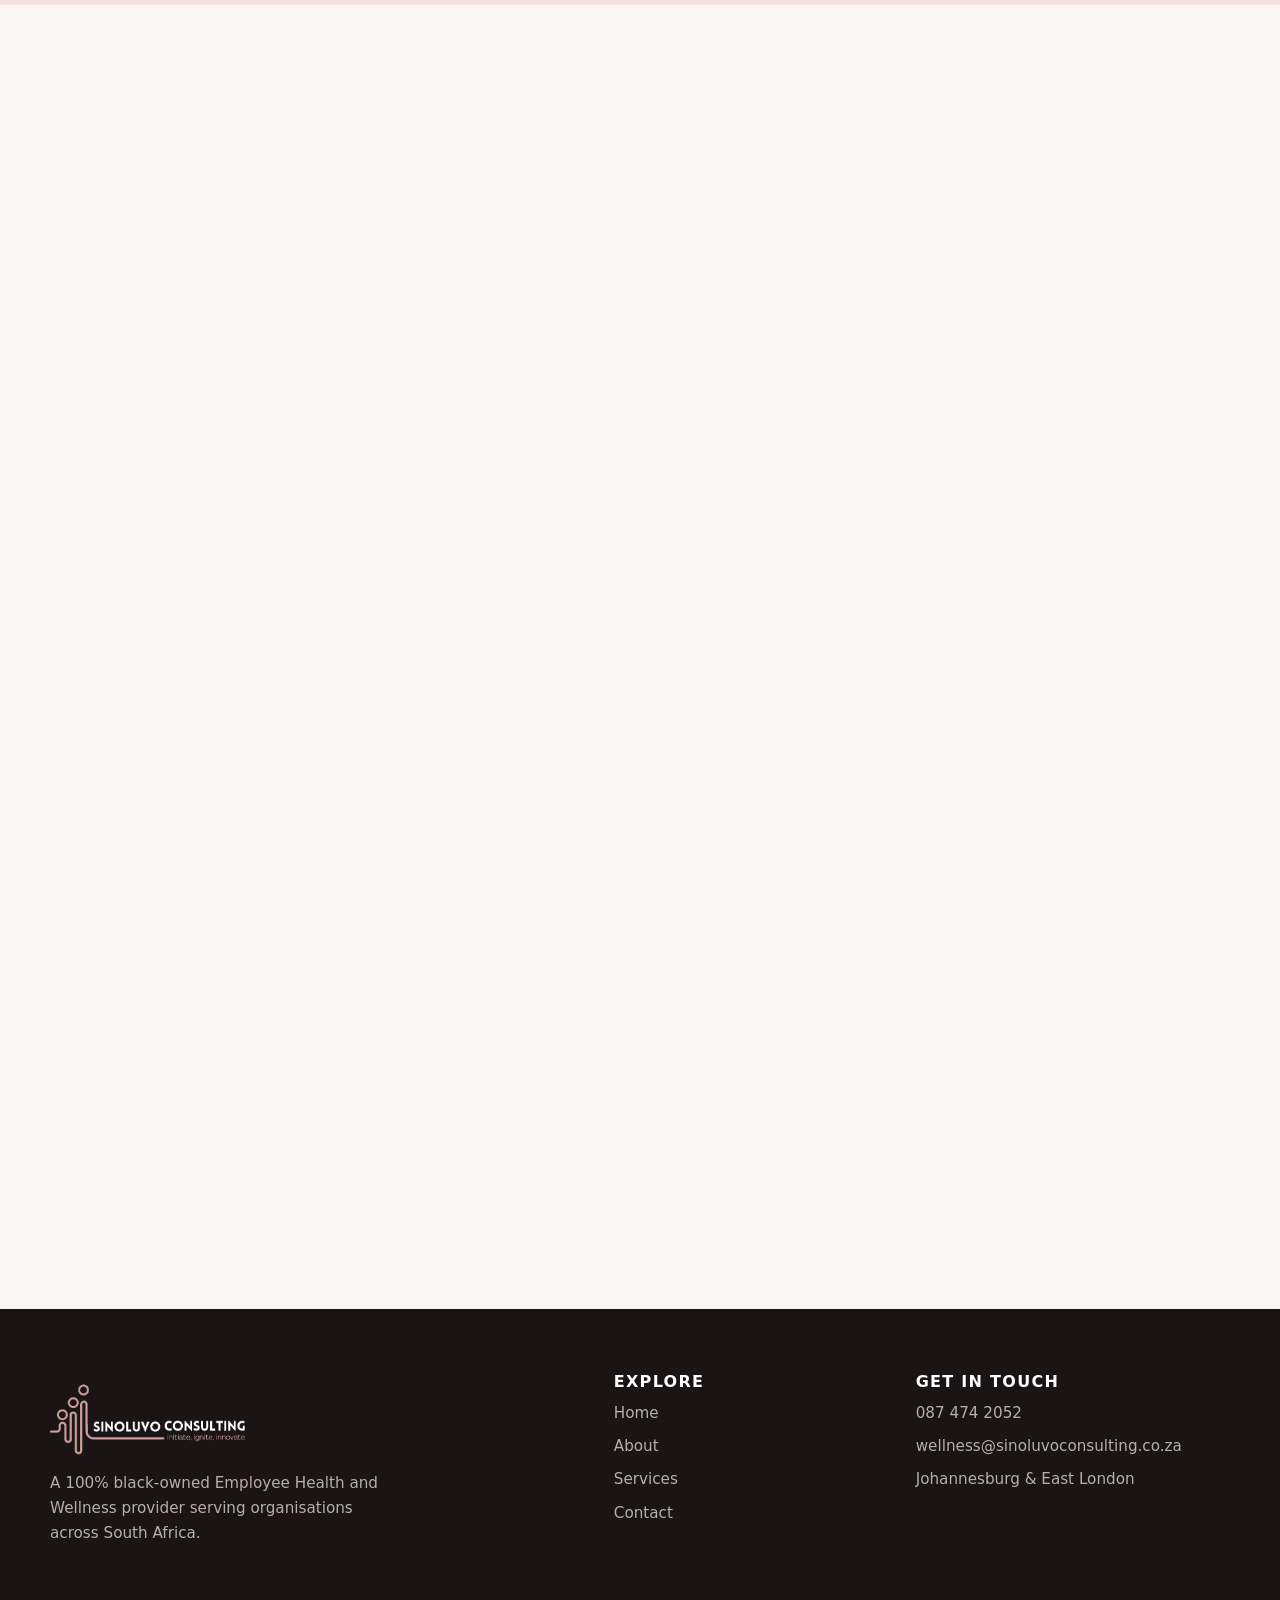
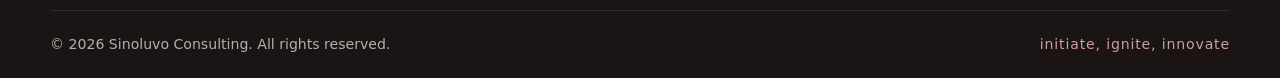
<file: contact.html>
<!doctype html>
<meta charset="utf-8">
<title>Redirecting…</title>
<link rel="canonical" href="contact/">
<meta http-equiv="refresh" content="0; url=contact/">
<a href="contact/">Continue to contact</a>
</file>
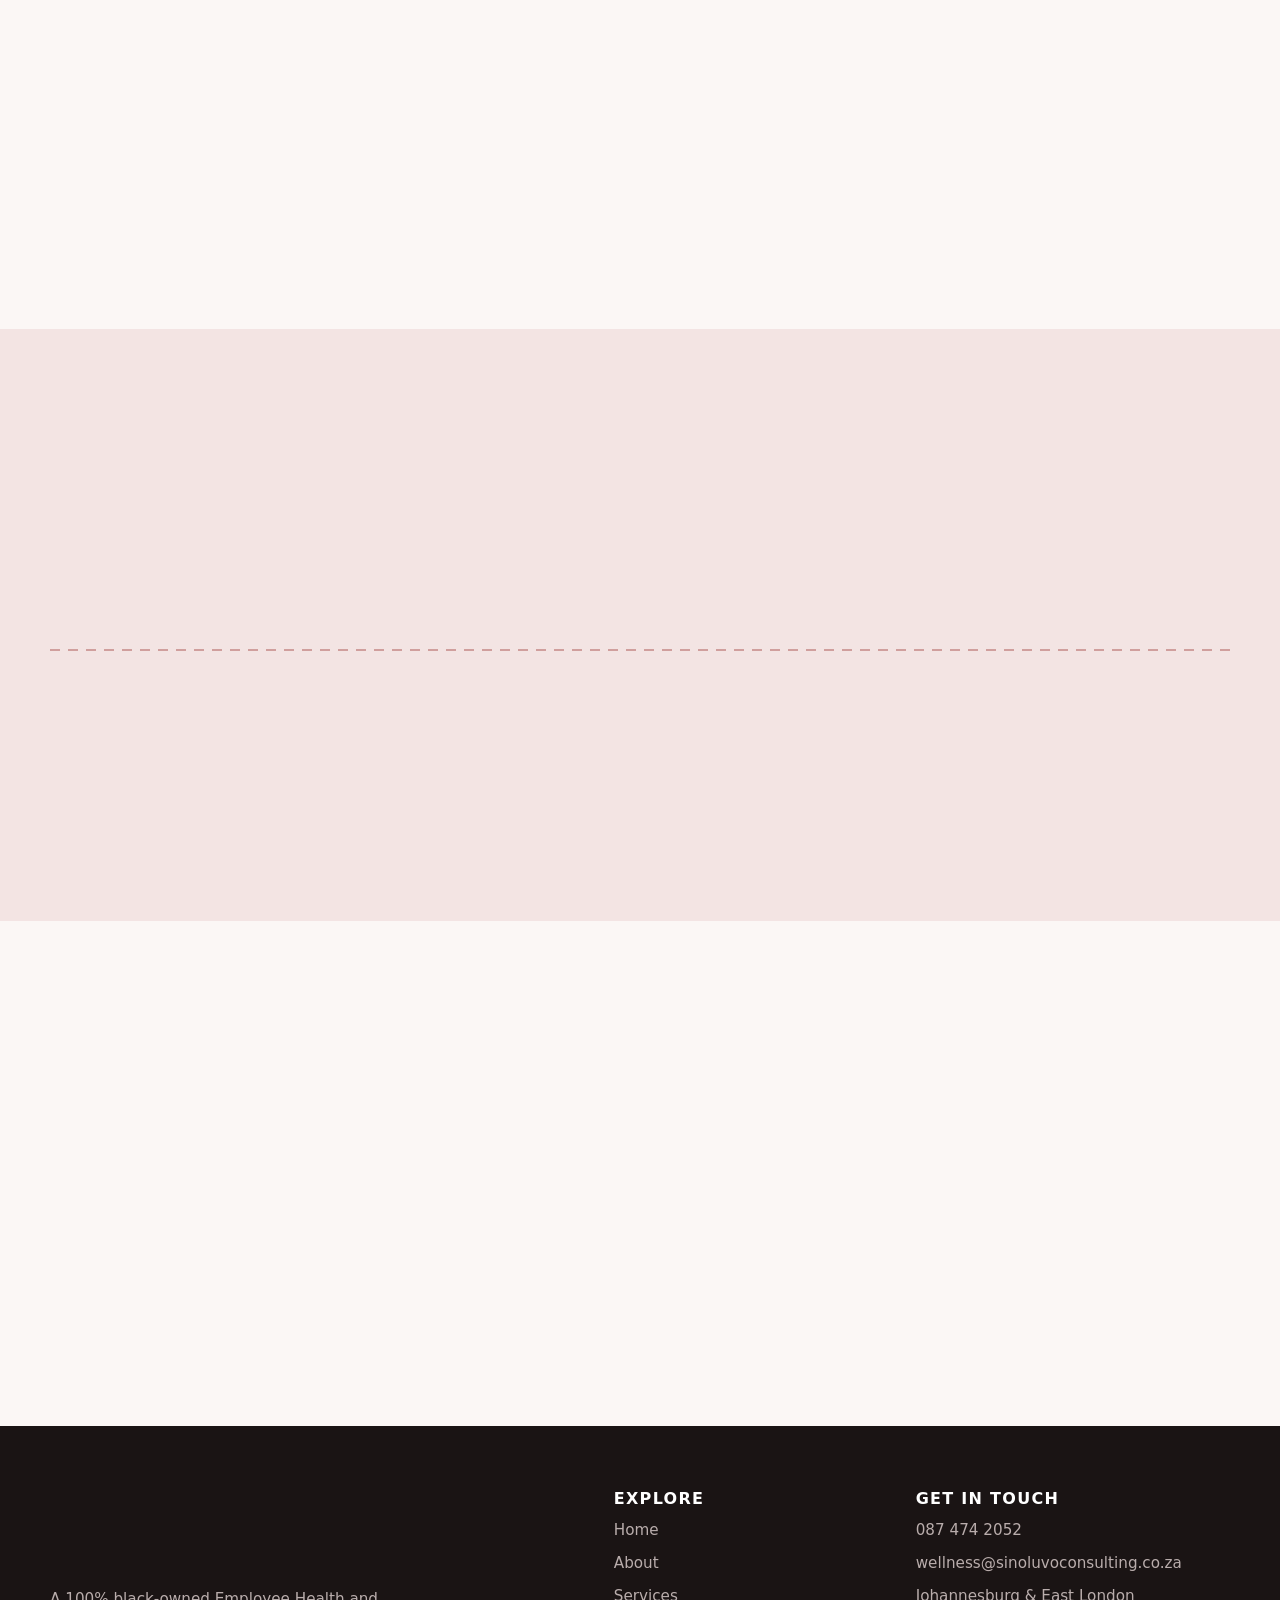
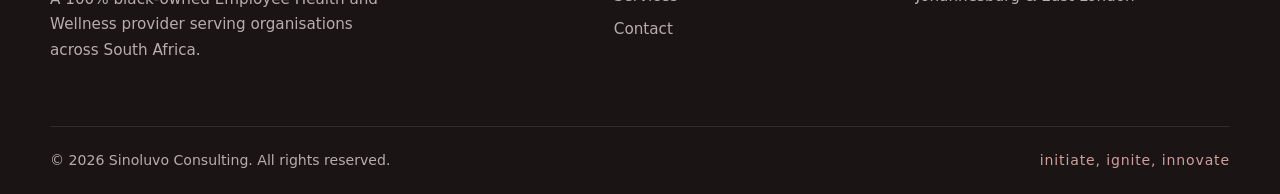
<file: services.html>
<!doctype html>
<meta charset="utf-8">
<title>Redirecting…</title>
<link rel="canonical" href="services/">
<meta http-equiv="refresh" content="0; url=services/">
<a href="services/">Continue to services</a>
</file>
<file: assets/css/styles.css>
/* Sinoluvo Consulting — brand colours sampled from the logo */
:root {
  --rose: #d09f9d;
  --rose-soft: #f3e4e3;
  --rose-deep: #8e5451;
  /* accessible text accent */
  --ink: #1a1414;
  --ink-soft: #4a4040;
  --cream: #fbf7f5;
  --white: #ffffff;
  --line: #eadcda;
  --radius: 14px;
  --shadow: 0 10px 30px rgba(26, 20, 20, 0.08);
  --head: "Josefin Sans", system-ui, sans-serif;
  --body: "DM Sans", system-ui, sans-serif;
}

*,
*::before,
*::after {
  box-sizing: border-box;
}

html {
  scroll-behavior: smooth;
  scroll-padding-top: 88px;
}

body {
  margin: 0;
  font-family: var(--body);
  font-size: 17px;
  line-height: 1.65;
  color: var(--ink-soft);
  background: var(--cream);
  -webkit-font-smoothing: antialiased;
}

img {
  max-width: 100%;
  height: auto;
  display: block;
}

a {
  color: var(--rose-deep);
}

h1,
h2,
h3,
h4 {
  font-family: var(--head);
  color: var(--ink);
  line-height: 1.15;
  margin: 0 0 0.6em;
  font-weight: 700;
}

h1 {
  font-size: clamp(2.2rem, 4.6vw, 3.5rem);
  letter-spacing: -0.01em;
}

h2 {
  font-size: clamp(1.8rem, 3.4vw, 2.6rem);
}

h3 {
  font-size: 1.25rem;
}

p {
  margin: 0 0 1em;
}

.container {
  width: min(1180px, 100% - 32px);
  margin-inline: auto;
}

.eyebrow {
  font-family: var(--head);
  font-size: 0.85rem;
  font-weight: 600;
  letter-spacing: 0.16em;
  text-transform: uppercase;
  color: var(--rose-deep);
  margin-bottom: 0.9rem;
}

.eyebrow-light {
  color: var(--rose);
}

/* Buttons */
.btn {
  display: inline-block;
  font-family: var(--head);
  font-weight: 600;
  font-size: 1rem;
  letter-spacing: 0.04em;
  padding: 0.95em 1.6em 0.8em;
  border-radius: 999px;
  border: 2px solid var(--ink);
  background: var(--ink);
  color: var(--white);
  text-decoration: none;
  cursor: pointer;
  transition: background 0.2s, color 0.2s, border-color 0.2s, transform 0.2s;
}

.btn:hover {
  background: var(--rose-deep);
  border-color: var(--rose-deep);
  transform: translateY(-1px);
}

.btn-ghost {
  background: transparent;
  color: var(--ink);
}

.btn-ghost:hover {
  background: var(--ink);
  color: var(--white);
  border-color: var(--ink);
}

.btn-light {
  background: var(--rose);
  border-color: var(--rose);
  color: var(--ink);
}

.btn-light:hover {
  background: var(--white);
  border-color: var(--white);
  color: var(--ink);
}

.btn-small {
  padding: 0.7em 1.2em 0.55em;
  font-size: 0.9rem;
}

.btn-block {
  width: 100%;
}

/* Header */
.site-header {
  position: sticky;
  top: 0;
  z-index: 50;
  background: rgba(251, 247, 245, 0.92);
  backdrop-filter: blur(10px);
  border-bottom: 1px solid var(--line);
}

.header-inner {
  display: flex;
  align-items: center;
  justify-content: space-between;
  height: 76px;
}

.brand img {
  width: 170px;
}

.site-nav {
  display: flex;
  align-items: center;
  gap: 2rem;
}

.site-nav a:not(.btn) {
  font-family: var(--head);
  font-weight: 600;
  color: var(--ink);
  text-decoration: none;
  font-size: 0.98rem;
  position: relative;
}

.site-nav a:not(.btn)::after {
  content: "";
  position: absolute;
  left: 0;
  right: 100%;
  bottom: -6px;
  height: 2px;
  background: var(--rose);
  transition: right 0.25s;
}

.site-nav a:not(.btn):hover::after {
  right: 0;
}

.site-nav .btn {
  color: var(--white);
}

.nav-toggle {
  display: none;
  width: 44px;
  height: 44px;
  border: 0;
  background: none;
  cursor: pointer;
  flex-direction: column;
  justify-content: center;
  gap: 5px;
  padding: 10px;
}

.nav-toggle span {
  display: block;
  height: 2px;
  background: var(--ink);
  border-radius: 2px;
}

/* Hero */
.hero {
  padding: clamp(24px, 8vw, 64px) 0 clamp(32px, 8vw, 72px);
}

.hero-inner {
  display: grid;
  grid-template-columns: 1.05fr 1fr;
  gap: clamp(32px, 5vw, 72px);
  align-items: center;
}

.lead {
  font-size: 1.15rem;
  max-width: 34em;
}

.hero-actions {
  display: flex;
  flex-wrap: wrap;
  gap: 12px;
  margin-top: 1.8rem;
}

.hero-media {
  position: relative;
}

.hero-media img {
  border-radius: 200px 200px var(--radius) var(--radius);
  aspect-ratio: 4 / 4.4;
  object-fit: cover;
  object-position: 45% center;
  box-shadow: var(--shadow);
}

.hero-badge {
  position: absolute;
  left: -24px;
  bottom: 32px;
  background: var(--white);
  border-radius: var(--radius);
  padding: 16px 20px;
  box-shadow: var(--shadow);
  max-width: 240px;
  border-left: 4px solid var(--rose);
}

.hero-badge strong {
  display: block;
  font-family: var(--head);
  font-size: 1.5rem;
  color: var(--ink);
}

.hero-badge span {
  font-size: 0.9rem;
  line-height: 1.4;
  display: block;
}

/* Trust strip */
.trust {
  background: var(--ink);
  color: #d9cfce;
}

.trust-inner {
  display: grid;
  grid-template-columns: repeat(4, 1fr);
}

.trust-inner>div {
  padding: 28px 20px;
  border-left: 1px solid rgba(255, 255, 255, 0.1);
}

.trust-inner>div:first-child {
  border-left: 0;
  padding-left: 0;
}

.trust strong {
  display: block;
  font-family: var(--head);
  font-size: 1.3rem;
  color: var(--rose);
}

.trust span {
  font-size: 0.92rem;
}

/* Sections */
.section {
  padding: clamp(64px, 9vw, 112px) 0;
}

.section-tint {
  background: var(--rose-soft);
}

.section-head {
  max-width: 680px;
  margin-bottom: 48px;
}

.split {
  display: grid;
  grid-template-columns: 1fr 1.1fr;
  gap: clamp(32px, 6vw, 80px);
  align-items: center;
}

.split-media img {
  border-radius: var(--radius);
  box-shadow: var(--shadow);
  aspect-ratio: 4 / 3.4;
  object-fit: cover;
}

/* Vision & mission */
.vm {
  display: grid;
  grid-template-columns: 1fr 1fr;
  gap: 24px;
}

.vm-card {
  background: var(--white);
  border-radius: var(--radius);
  padding: clamp(28px, 4vw, 44px);
  box-shadow: var(--shadow);
}

.vm-text {
  font-family: var(--head);
  font-size: clamp(1.15rem, 1.8vw, 1.35rem);
  line-height: 1.5;
  color: var(--ink);
  margin: 0;
}

/* Methodology */
.pillars {
  list-style: none;
  padding: 0;
  margin: 0;
  display: grid;
  grid-template-columns: repeat(4, 1fr);
  gap: 20px;
}

.pillars li {
  border-top: 3px solid var(--rose);
  padding-top: 24px;
}

.pillar-num {
  display: block;
  font-family: var(--head);
  font-size: 2.6rem;
  font-weight: 700;
  color: var(--rose);
  line-height: 1;
  margin-bottom: 14px;
}

.pillars p {
  margin: 0;
}

/* Feature band */
.feature {
  background: var(--ink);
  color: #d9cfce;
  padding: clamp(64px, 9vw, 104px) 0;
}

.feature h2 {
  color: var(--white);
}

.feature-inner {
  display: grid;
  grid-template-columns: 1.1fr 1fr;
  gap: clamp(32px, 6vw, 80px);
  align-items: center;
}

.feature-media img {
  border-radius: var(--radius);
  aspect-ratio: 3 / 2;
  object-fit: cover;
}

.feature .btn {
  margin-top: 0.8rem;
}

/* Services */
.services {
  display: grid;
  grid-template-columns: repeat(3, 1fr);
  gap: 20px;
}

.service {
  background: var(--white);
  border: 1px solid var(--line);
  border-radius: var(--radius);
  padding: 28px 28px 22px;
  transition: transform 0.2s, box-shadow 0.2s, border-color 0.2s;
}

.service:hover {
  transform: translateY(-3px);
  box-shadow: var(--shadow);
  border-color: var(--rose);
}

.service h3 {
  padding-bottom: 14px;
  border-bottom: 1px solid var(--line);
}

.service ul {
  list-style: none;
  padding: 0;
  margin: 0;
}

.service li {
  position: relative;
  padding-left: 20px;
  margin-bottom: 8px;
  font-size: 0.97rem;
  line-height: 1.5;
}

.service li::before {
  content: "";
  position: absolute;
  left: 0;
  top: 0.55em;
  width: 8px;
  height: 8px;
  border-radius: 50%;
  border: 2px solid var(--rose);
}

/* Quote */
.quote {
  padding: clamp(64px, 9vw, 104px) 0;
  text-align: center;
}

.pulse {
  width: min(420px, 100%);
  height: 40px;
  color: var(--rose);
  margin: 0 auto 28px;
  display: block;
}

.quote blockquote {
  margin: 0 auto;
  max-width: 860px;
}

.quote p {
  font-family: var(--head);
  font-size: clamp(1.4rem, 2.8vw, 2rem);
  line-height: 1.4;
  color: var(--ink);
  margin: 0;
}

/* Contact */
.contact {
  display: grid;
  grid-template-columns: 1.1fr 1fr;
  gap: clamp(32px, 6vw, 72px);
  align-items: start;
}

.contact-cards {
  display: grid;
  grid-template-columns: 1fr 1fr;
  gap: 16px;
  margin-top: 28px;
}

.contact-card {
  background: var(--white);
  border-radius: var(--radius);
  padding: 20px 22px;
}

.contact-card-wide {
  grid-column: 1 / -1;
}

.contact-card h3 {
  font-size: 0.85rem;
  letter-spacing: 0.14em;
  text-transform: uppercase;
  color: var(--rose-deep);
  margin-bottom: 0.5em;
}

.contact-card p {
  margin: 0;
  font-size: 0.97rem;
  line-height: 1.5;
  color: var(--ink);
  overflow-wrap: anywhere;
}

.contact-card a {
  color: var(--ink);
  font-weight: 500;
}

.contact-form {
  background: var(--white);
  border-radius: var(--radius);
  padding: clamp(24px, 4vw, 40px);
  box-shadow: var(--shadow);
}

.contact-form label {
  display: block;
  font-weight: 500;
  font-size: 0.92rem;
  color: var(--ink);
  margin-bottom: 16px;
}

.contact-form input,
.contact-form textarea {
  display: block;
  width: 100%;
  margin-top: 6px;
  font: inherit;
  font-size: 1rem;
  color: var(--ink);
  padding: 12px 14px;
  border: 1px solid var(--line);
  border-radius: 10px;
  background: var(--cream);
  transition: border-color 0.2s, box-shadow 0.2s;
}

.contact-form input:focus,
.contact-form textarea:focus {
  outline: none;
  border-color: var(--rose);
  box-shadow: 0 0 0 3px rgba(208, 159, 157, 0.3);
}

.form-row {
  display: grid;
  grid-template-columns: 1fr 1fr;
  gap: 16px;
}

.form-note {
  font-size: 0.85rem;
  text-align: center;
  margin: 12px 0 0;
}

/* Footer */
.site-footer {
  background: var(--ink);
  color: #b9adac;
  padding-top: 64px;
  font-size: 0.95rem;
}

.footer-inner {
  display: grid;
  grid-template-columns: 2fr 1fr 1.2fr;
  gap: 40px;
  padding-bottom: 48px;
}

.footer-brand img {
  width: 200px;
  margin-bottom: 16px;
}

.footer-brand p {
  max-width: 340px;
}

.site-footer h4 {
  color: var(--white);
  font-size: 1rem;
  letter-spacing: 0.08em;
  text-transform: uppercase;
}

.site-footer ul {
  list-style: none;
  padding: 0;
  margin: 0;
}

.site-footer li {
  margin-bottom: 8px;
  overflow-wrap: anywhere;
}

.site-footer a {
  color: #b9adac;
  text-decoration: none;
}

.site-footer a:hover {
  color: var(--rose);
}

.footer-base {
  display: flex;
  justify-content: space-between;
  flex-wrap: wrap;
  gap: 8px;
  border-top: 1px solid rgba(255, 255, 255, 0.1);
  padding: 22px 0;
  font-size: 0.88rem;
}

.footer-base p {
  margin: 0;
}

.tagline {
  color: var(--rose);
  letter-spacing: 0.06em;
}

/* Responsive */
@media (max-width: 1000px) {
  .services {
    grid-template-columns: repeat(2, 1fr);
  }

  .pillars {
    grid-template-columns: repeat(2, 1fr);
    row-gap: 36px;
  }

  .trust-inner {
    grid-template-columns: repeat(2, 1fr);
  }

  .trust-inner>div:nth-child(3) {
    border-left: 0;
    padding-left: 0;
  }
}

@media (max-width: 860px) {
  .nav-toggle {
    display: flex;
  }

  .site-nav {
    position: absolute;
    top: 76px;
    left: 0;
    right: 0;
    flex-direction: column;
    align-items: stretch;
    gap: 0;
    background: var(--cream);
    border-bottom: 1px solid var(--line);
    padding: 8px 16px 20px;
    display: none;
  }

  .site-nav.open {
    display: flex;
  }

  .site-nav a:not(.btn) {
    padding: 14px 0;
    border-bottom: 1px solid var(--line);
  }

  .site-nav a:not(.btn)::after {
    display: none;
  }

  .site-nav .btn {
    margin-top: 16px;
    text-align: center;
  }

  .hero-inner,
  .split,
  .feature-inner,
  .contact,
  .vm {
    grid-template-columns: 1fr;
  }

  .hero-media {
    max-width: 520px;
  }

  .hero-badge {
    left: 12px;
    bottom: 16px;
  }

  .footer-inner {
    grid-template-columns: 1fr 1fr;
  }

  .footer-brand {
    grid-column: 1 / -1;
  }
}

@media (max-width: 560px) {
  body {
    font-size: 16px;
  }

  .brand img {
    width: 140px;
  }

  .services,
  .pillars,
  .contact-cards,
  .form-row {
    grid-template-columns: 1fr;
  }

  .trust-inner>div {
    padding: 20px 12px;
  }

  .trust-inner>div:nth-child(odd) {
    border-left: 0;
    padding-left: 0;
  }

  .trust strong {
    font-size: 1.1rem;
  }

  .footer-inner {
    grid-template-columns: 1fr;
  }
}

/* ===== Multi-page additions & motion ===== */

.site-header {
  transition: box-shadow 0.3s;
}

.site-header.scrolled {
  box-shadow: 0 6px 24px rgba(26, 20, 20, 0.06);
}

.site-nav a[aria-current="page"]::after {
  right: 0;
}

/* Reveal on scroll */
.reveal {
  opacity: 0;
  transform: translateY(28px);
  transition: opacity 0.8s ease, transform 0.8s cubic-bezier(.2, .7, .2, 1);
}

.reveal.in {
  opacity: 1;
  transform: none;
}

.reveal.d1 {
  transition-delay: 0.1s;
}

.reveal.d2 {
  transition-delay: 0.2s;
}

.reveal.d3 {
  transition-delay: 0.3s;
}

@media (prefers-reduced-motion: reduce) {
  .reveal {
    opacity: 1;
    transform: none;
    transition: none;
  }

  .marquee-track,
  .pulse-draw path,
  .hero-orb {
    animation: none !important;
  }
}

/* Heartbeat line that draws itself (echoes the logo) */
.pulse-draw path {
  stroke-dasharray: 900;
  stroke-dashoffset: 900;
  animation: draw 2.6s 0.3s cubic-bezier(.6, .1, .3, 1) forwards;
}

@keyframes draw {
  to {
    stroke-dashoffset: 0;
  }
}

/* Hero extras */
.hero {
  position: relative;
  overflow: hidden;
}

.hero-orb {
  position: absolute;
  z-index: -1;
  width: 620px;
  height: 620px;
  border-radius: 50%;
  background: radial-gradient(circle, rgba(208, 159, 157, 0.35), rgba(208, 159, 157, 0) 70%);
  right: -160px;
  top: -160px;
  animation: float 12s ease-in-out infinite;
}

@keyframes float {
  50% {
    transform: translate(-30px, 40px) scale(1.06);
  }
}

.hero h1 em {
  font-style: normal;
  color: var(--rose-deep);
  position: relative;
  white-space: nowrap;
}

.hero h1 em svg {
  position: absolute;
  left: 0;
  bottom: -0.18em;
  width: 100%;
  height: 0.32em;
  color: var(--rose);
}

.hero-inset {
  position: absolute;
  right: -18px;
  top: 36px;
  width: 132px;
  height: 132px;
  border-radius: 50%;
  object-fit: cover;
  border: 6px solid var(--cream);
  box-shadow: var(--shadow);
}

.hero-rings {
  position: absolute;
  left: -50px;
  top: 40px;
  width: 120px;
  color: var(--rose);
  opacity: 0.8;
}

/* Marquee */
.marquee {
  background: var(--rose);
  overflow: hidden;
  padding: 16px 0;
  border-bottom: 1px solid rgba(0, 0, 0, 0.06);
}

.marquee-track {
  display: flex;
  width: max-content;
  animation: scroll 40s linear infinite;
}

.marquee:hover .marquee-track {
  animation-play-state: paused;
}

.marquee span {
  font-family: var(--head);
  font-weight: 600;
  font-size: 1.05rem;
  color: var(--ink);
  letter-spacing: 0.06em;
  text-transform: uppercase;
  white-space: nowrap;
  padding: 0 22px;
  display: inline-flex;
  align-items: center;
  gap: 44px;
}

.marquee span::after {
  content: "";
  width: 8px;
  height: 8px;
  border-radius: 50%;
  border: 2px solid var(--ink);
}

@keyframes scroll {
  to {
    transform: translateX(-50%);
  }
}

/* Real team photo treatment */
.team-photo {
  position: relative;
}

.team-photo img {
  border-radius: var(--radius) var(--radius) 200px var(--radius);
  aspect-ratio: 4 / 4.6;
  object-fit: cover;
  box-shadow: var(--shadow);
}

.team-photo::before {
  content: "";
  position: absolute;
  inset: 22px -22px -22px 22px;
  border: 2px solid var(--rose);
  border-radius: var(--radius) var(--radius) 200px var(--radius);
  z-index: -1;
}

.team-photo figcaption {
  position: absolute;
  left: 20px;
  bottom: 20px;
  background: var(--ink);
  color: var(--white);
  font-family: var(--head);
  font-weight: 600;
  font-size: 0.9rem;
  letter-spacing: 0.08em;
  padding: 10px 16px 8px;
  border-radius: 999px;
}

.split,
.feature-inner,
.contact {
  isolation: isolate;
}

.text-link {
  font-family: var(--head);
  font-weight: 700;
  color: var(--ink);
  text-decoration: none;
  display: inline-flex;
  align-items: center;
  gap: 10px;
  border-bottom: 2px solid var(--rose);
  padding-bottom: 4px;
}

.text-link:hover {
  color: var(--rose-deep);
}

.text-link span {
  transition: transform 0.2s;
}

.text-link:hover span {
  transform: translateX(4px);
}

/* Service highlight tiles (home) */
.tiles {
  display: grid;
  grid-template-columns: repeat(3, 1fr);
  gap: 20px;
}

.tile {
  position: relative;
  display: block;
  text-decoration: none;
  color: var(--ink-soft);
  background: var(--white);
  border-radius: var(--radius);
  padding: 30px 28px 28px;
  border: 1px solid var(--line);
  overflow: hidden;
  transition: transform 0.3s, box-shadow 0.3s, color 0.3s;
}

.tile::before {
  content: "";
  position: absolute;
  inset: 0;
  background: var(--ink);
  transform: translateY(101%);
  transition: transform 0.45s cubic-bezier(.2, .7, .2, 1);
  z-index: 0;
}

.tile>* {
  position: relative;
  z-index: 1;
}

.tile:hover {
  transform: translateY(-4px);
  box-shadow: var(--shadow);
}

.tile:hover::before {
  transform: none;
}

.tile:hover h3 {
  color: var(--white);
}

.tile:hover p {
  color: #d9cfce;
}

.tile-num {
  font-family: var(--head);
  font-weight: 700;
  font-size: 0.85rem;
  letter-spacing: 0.14em;
  color: var(--rose-deep);
  display: block;
  margin-bottom: 28px;
}

.tile:hover .tile-num {
  color: var(--rose);
}

.tile h3 {
  transition: color 0.3s;
}

.tile p {
  margin: 0;
  font-size: 0.97rem;
  transition: color 0.3s;
}

.tile-arrow {
  position: absolute;
  right: 24px;
  top: 24px;
  width: 40px;
  height: 40px;
  border-radius: 50%;
  border: 2px solid var(--rose);
  display: grid;
  place-items: center;
  color: var(--ink);
  transition: background 0.3s, transform 0.3s;
}

.tile:hover .tile-arrow {
  background: var(--rose);
  transform: rotate(-45deg);
}

/* Numbers band */
.numbers {
  display: grid;
  grid-template-columns: repeat(4, 1fr);
  gap: 20px;
  text-align: center;
}

.numbers strong {
  display: block;
  font-family: var(--head);
  font-size: clamp(2.6rem, 5vw, 3.8rem);
  color: var(--ink);
  line-height: 1;
}

.numbers strong sup {
  font-size: 0.45em;
  color: var(--rose-deep);
  vertical-align: super;
}

.numbers > div > span {
  display: block;
  margin-top: 10px;
  font-size: 0.95rem;
}

/* CTA band */
.cta-band {
  background: var(--ink);
  color: #d9cfce;
  border-radius: 28px;
  padding: clamp(40px, 6vw, 72px);
  position: relative;
  overflow: hidden;
  display: grid;
  grid-template-columns: 1.4fr auto;
  gap: 32px;
  align-items: center;
}

.cta-band h2 {
  color: var(--white);
  margin-bottom: 0.3em;
}

.cta-band p {
  margin: 0;
}

.cta-band .pulse-bg {
  position: absolute;
  left: 0;
  right: 0;
  bottom: 18px;
  width: 100%;
  height: 60px;
  color: var(--rose);
  opacity: 0.25;
}

.cta-actions {
  display: flex;
  flex-wrap: wrap;
  gap: 12px;
  position: relative;
}

.btn-outline-light {
  background: transparent;
  border-color: rgba(255, 255, 255, 0.4);
  color: var(--white);
}

.btn-outline-light:hover {
  background: var(--white);
  color: var(--ink);
  border-color: var(--white);
}

/* Inner page header */
.page-hero {
  background: var(--ink);
  color: #d9cfce;
  padding: clamp(64px, 9vw, 112px) 0 clamp(56px, 7vw, 88px);
  position: relative;
  overflow: hidden;
}

.page-hero h1 {
  color: var(--white);
  max-width: 16em;
}

.page-hero .lead {
  color: #d9cfce;
}

.page-hero .pulse {
  position: absolute;
  right: -40px;
  bottom: 30px;
  width: min(560px, 70%);
  height: 70px;
  margin: 0;
  opacity: 0.6;
}

.page-hero::after {
  content: "";
  position: absolute;
  right: -120px;
  top: -120px;
  width: 380px;
  height: 380px;
  border-radius: 50%;
  border: 2px solid rgba(208, 159, 157, 0.35);
  box-shadow: 0 0 0 40px rgba(208, 159, 157, 0.06), 0 0 0 80px rgba(208, 159, 157, 0.04);
}

.crumbs {
  font-family: var(--head);
  font-size: 0.85rem;
  letter-spacing: 0.14em;
  text-transform: uppercase;
  margin-bottom: 1rem;
}

.crumbs a {
  color: var(--rose);
  text-decoration: none;
}

/* About page */
.offer-list {
  display: grid;
  grid-template-columns: repeat(3, 1fr);
  gap: 20px;
}

.offer {
  background: var(--white);
  border-radius: var(--radius);
  padding: 32px 28px;
  border-top: 4px solid var(--rose);
  box-shadow: var(--shadow);
}

.offer-icon {
  width: 52px;
  height: 52px;
  border-radius: 50%;
  background: var(--rose-soft);
  display: grid;
  place-items: center;
  margin-bottom: 18px;
  color: var(--rose-deep);
}

.offer p {
  margin: 0;
}

.values {
  display: grid;
  grid-template-columns: repeat(2, 1fr);
  gap: 0;
  border-top: 1px solid var(--line);
}

.values li {
  list-style: none;
  padding: 28px 0;
  border-bottom: 1px solid var(--line);
  display: grid;
  grid-template-columns: 70px 1fr;
  align-items: baseline;
}

.values li:nth-child(odd) {
  padding-right: 32px;
}

.values li:nth-child(even) {
  padding-left: 32px;
  border-left: 1px solid var(--line);
}

.values {
  padding: 0;
  margin: 0;
}

.values h3 {
  margin-bottom: 0.3em;
}

.values p {
  margin: 0;
}

/* Services page */
.chip-nav {
  position: sticky;
  top: 76px;
  z-index: 20;
  background: rgba(251, 247, 245, 0.95);
  backdrop-filter: blur(8px);
  border-bottom: 1px solid var(--line);
}

.chip-nav .container {
  display: flex;
  gap: 10px;
  overflow-x: auto;
  padding: 14px 0;
  scrollbar-width: none;
}

.chip-nav a {
  flex: none;
  font-family: var(--head);
  font-weight: 600;
  font-size: 0.88rem;
  color: var(--ink);
  text-decoration: none;
  padding: 9px 16px 7px;
  border: 1px solid var(--line);
  border-radius: 999px;
  background: var(--white);
  transition: background 0.2s, border-color 0.2s;
}

.chip-nav a:hover {
  background: var(--rose-soft);
  border-color: var(--rose);
}

.svc-group {
  padding: clamp(56px, 7vw, 88px) 0;
  border-bottom: 1px solid var(--line);
  scroll-margin-top: 150px;
}

.svc-group:last-of-type {
  border-bottom: 0;
}

.svc-group-head {
  display: grid;
  grid-template-columns: 1fr 1.4fr;
  gap: 40px;
  align-items: end;
  margin-bottom: 36px;
}

.svc-group-head h2 {
  margin: 0;
}

.svc-group-head p {
  margin: 0;
}

.big-num {
  font-family: var(--head);
  font-weight: 700;
  font-size: 1rem;
  color: var(--rose-deep);
  letter-spacing: 0.14em;
  display: block;
  margin-bottom: 10px;
}

.svc-feature {
  display: grid;
  grid-template-columns: 1fr 1fr;
  gap: 20px;
}

.svc-feature img {
  border-radius: var(--radius);
  width: 100%;
  height: 0;
  min-height: 100%;
  object-fit: cover;
  object-position: center 35%;
}

.services.two {
  grid-template-columns: repeat(2, 1fr);
}

.steps {
  display: grid;
  grid-template-columns: repeat(4, 1fr);
  gap: 0;
  counter-reset: step;
  position: relative;
}

.steps::before {
  content: "";
  position: absolute;
  left: 0;
  right: 0;
  top: 27px;
  height: 2px;
  background: repeating-linear-gradient(90deg, var(--rose) 0 10px, transparent 10px 18px);
}

.steps li {
  list-style: none;
  position: relative;
  padding-right: 24px;
}

.steps li::before {
  counter-increment: step;
  content: counter(step, decimal-leading-zero);
  display: grid;
  place-items: center;
  width: 56px;
  height: 56px;
  border-radius: 50%;
  background: var(--ink);
  color: var(--rose);
  font-family: var(--head);
  font-weight: 700;
  margin-bottom: 20px;
  position: relative;
  box-shadow: 0 0 0 8px var(--rose-soft);
}

.steps {
  padding: 0;
  margin: 0;
}

.steps p {
  margin: 0;
  font-size: 0.97rem;
}

/* Contact page */
.map {
  border: 0;
  width: 100%;
  height: 360px;
  border-radius: var(--radius);
  filter: grayscale(0.4) contrast(1.05);
  display: block;
}

.offices {
  display: grid;
  grid-template-columns: 1fr 1fr;
  gap: 20px;
}

.office {
  background: var(--white);
  border-radius: var(--radius);
  overflow: hidden;
  box-shadow: var(--shadow);
}

.office-body {
  padding: 24px 26px;
}

.office-body p {
  margin: 0 0 0.6em;
  color: var(--ink);
}

.contact-form select {
  display: block;
  width: 100%;
  margin-top: 6px;
  font: inherit;
  font-size: 1rem;
  color: var(--ink);
  padding: 12px 14px;
  border: 1px solid var(--line);
  border-radius: 10px;
  background: var(--cream);
}

.contact-form select:focus {
  outline: none;
  border-color: var(--rose);
  box-shadow: 0 0 0 3px rgba(208, 159, 157, 0.3);
}

@media (max-width: 1000px) {

  .tiles,
  .offer-list {
    grid-template-columns: repeat(2, 1fr);
  }

  .numbers {
    grid-template-columns: repeat(2, 1fr);
    row-gap: 36px;
  }

  .steps {
    grid-template-columns: repeat(2, 1fr);
    row-gap: 36px;
  }

  .steps::before {
    display: none;
  }
}

@media (max-width: 860px) {

  .cta-band,
  .svc-group-head,
  .svc-feature,
  .offices {
    grid-template-columns: 1fr;
  }

  .svc-group-head {
    gap: 12px;
  }

  .svc-feature img {
    height: auto;
    min-height: 0;
    aspect-ratio: 4 / 3;
  }

  .hero-inset {
    width: 96px;
    height: 96px;
    right: 8px;
    top: 16px;
  }

  .hero-rings {
    display: none;
  }

  .team-photo {
    max-width: 520px;
  }

  .team-photo::before {
    inset: 14px -14px -14px 14px;
  }

  .chip-nav {
    top: 76px;
  }
}

@media (max-width: 560px) {

  .tiles,
  .offer-list,
  .services.two,
  .steps {
    grid-template-columns: 1fr;
  }

  .values {
    grid-template-columns: 1fr;
  }

  .values li:nth-child(odd),
  .values li:nth-child(even) {
    padding: 22px 0;
    border-left: 0;
  }

  .hero h1 em {
    white-space: normal;
  }
}
/* Gallery */
.gallery {
  columns: 3 280px;
  column-gap: 16px;
}

.gallery-item {
  display: block;
  width: 100%;
  margin: 0 0 16px;
  padding: 0;
  border: 0;
  background: none;
  border-radius: var(--radius);
  overflow: hidden;
  cursor: zoom-in;
  break-inside: avoid;
  position: relative;
}

.gallery-item img {
  width: 100%;
  transition: transform 0.6s cubic-bezier(.2, .7, .2, 1);
}

.gallery-item::after {
  content: "";
  position: absolute;
  inset: 0;
  background: linear-gradient(to top, rgba(26, 20, 20, 0.45), rgba(26, 20, 20, 0) 50%);
  opacity: 0;
  transition: opacity 0.3s;
}

.gallery-item:hover img,
.gallery-item:focus-visible img {
  transform: scale(1.04);
}

.gallery-item:hover::after,
.gallery-item:focus-visible::after {
  opacity: 1;
}

.gallery-item:focus-visible {
  outline: 3px solid var(--rose);
  outline-offset: 3px;
}

/* Lightbox */
.lightbox {
  position: fixed;
  inset: 0;
  z-index: 100;
  background: rgba(26, 20, 20, 0.94);
  display: flex;
  align-items: center;
  justify-content: center;
  gap: 16px;
  padding: 24px;
}

.lightbox[hidden] {
  display: none;
}

.lb-figure {
  margin: 0;
  max-width: min(1100px, 100%);
  text-align: center;
}

.lb-figure img {
  max-height: 82vh;
  width: auto;
  margin: 0 auto;
  border-radius: 10px;
}

.lb-figure figcaption {
  color: #d9cfce;
  font-size: 0.95rem;
  margin-top: 14px;
}

.lb-btn {
  flex: none;
  width: 52px;
  height: 52px;
  border-radius: 50%;
  border: 2px solid var(--rose);
  background: transparent;
  color: var(--white);
  font-size: 1.4rem;
  cursor: pointer;
  transition: background 0.2s, color 0.2s;
}

.lb-btn:hover,
.lb-btn:focus-visible {
  background: var(--rose);
  color: var(--ink);
  outline: none;
}

.lb-close {
  position: absolute;
  top: 20px;
  right: 20px;
  font-size: 1.8rem;
  line-height: 1;
}

body.lb-open {
  overflow: hidden;
}

@media (max-width: 560px) {
  .gallery {
    columns: 2;
    column-gap: 10px;
  }

  .gallery-item {
    margin-bottom: 10px;
  }

  .lightbox {
    padding: 12px;
  }

  .lb-prev,
  .lb-next {
    position: absolute;
    bottom: 24px;
  }

  .lb-prev {
    left: calc(50% - 64px);
  }

  .lb-next {
    right: calc(50% - 64px);
  }

  .lb-figure img {
    max-height: 70vh;
  }
}

/* ===== Smoother interactions ===== */
:root {
  --ease: cubic-bezier(.22, .61, .36, 1);
  --ease-spring: cubic-bezier(.34, 1.4, .64, 1);
}

.btn {
  position: relative;
  overflow: hidden;
  isolation: isolate;
  transition:
    background 0.35s var(--ease),
    color 0.35s var(--ease),
    border-color 0.35s var(--ease),
    box-shadow 0.35s var(--ease),
    transform 0.35s var(--ease-spring);
}

.btn:hover {
  transform: translateY(-2px);
  box-shadow: 0 10px 22px rgba(142, 84, 81, 0.22);
}

.btn:active {
  transform: translateY(0) scale(0.97);
  box-shadow: 0 3px 8px rgba(142, 84, 81, 0.18);
  transition-duration: 0.12s;
}

/* Soft ripple from the click point (set by main.js) */
.btn .ripple {
  position: absolute;
  z-index: -1;
  width: 12px;
  height: 12px;
  margin: -6px 0 0 -6px;
  border-radius: 50%;
  background: currentColor;
  opacity: 0.25;
  pointer-events: none;
  animation: ripple 0.6s var(--ease) forwards;
}

@keyframes ripple {
  to {
    transform: scale(28);
    opacity: 0;
  }
}

.btn:focus-visible,
.chip-nav a:focus-visible,
.lb-btn:focus-visible,
.site-nav a:focus-visible {
  outline: 2px solid var(--rose);
  outline-offset: 3px;
}

.site-nav a:not(.btn)::after {
  transition: right 0.35s var(--ease);
}

.service,
.tile,
.tile::before,
.tile h3,
.tile p,
.tile-arrow,
.text-link span {
  transition-timing-function: var(--ease);
}

.service:active,
.tile:active {
  transform: translateY(-1px) scale(0.99);
}

.chip-nav a {
  transition: background 0.3s var(--ease), border-color 0.3s var(--ease), transform 0.3s var(--ease-spring);
}

.chip-nav a:hover {
  transform: translateY(-1px);
}

.chip-nav a:active {
  transform: scale(0.96);
}

.lb-btn {
  transition: background 0.3s var(--ease), color 0.3s var(--ease), transform 0.3s var(--ease-spring);
}

.lb-btn:active {
  transform: scale(0.92);
}

.lb-figure img {
  transition: opacity 0.25s var(--ease);
}

.lb-figure img.swap {
  opacity: 0;
}

/* Burger morphs into a cross */
.nav-toggle span {
  transition: transform 0.35s var(--ease), opacity 0.2s var(--ease);
}

.nav-toggle[aria-expanded="true"] span:nth-child(1) {
  transform: translateY(7px) rotate(45deg);
}

.nav-toggle[aria-expanded="true"] span:nth-child(2) {
  opacity: 0;
}

.nav-toggle[aria-expanded="true"] span:nth-child(3) {
  transform: translateY(-7px) rotate(-45deg);
}

/* Mobile menu slides down instead of snapping open */
@media (max-width: 860px) {
  .site-nav {
    display: flex;
    visibility: hidden;
    opacity: 0;
    transform: translateY(-10px);
    transition: opacity 0.3s var(--ease), transform 0.35s var(--ease), visibility 0s 0.35s;
  }

  .site-nav.open {
    visibility: visible;
    opacity: 1;
    transform: none;
    transition: opacity 0.3s var(--ease), transform 0.35s var(--ease), visibility 0s;
  }

  .site-nav a:not(.btn) {
    transition: padding-left 0.3s var(--ease), color 0.3s var(--ease);
  }

  .site-nav a:not(.btn):hover {
    padding-left: 8px;
    color: var(--rose-deep);
  }
}

/* ===== Page transitions ===== */
/* First page of a visit: the page opens on cream while the logo builds itself (its heartbeat
   line draws, the heads pop on, the name wipes in), then it lifts away.
   After that, switching pages is a quick fade through cream (see main.js) */
.page-loader {
  position: fixed;
  inset: 0;
  z-index: 300;
  display: grid;
  place-items: center;
  background: var(--cream);
  opacity: 0;
  visibility: hidden;
  pointer-events: none;
  transition: opacity 0.35s var(--ease), visibility 0s 0.35s;
}

.pt-intro .page-loader,
.pt-leave .page-loader,
.pt-arrive .page-loader {
  opacity: 1;
  visibility: visible;
  pointer-events: auto;
  transition: opacity 0.35s var(--ease), visibility 0s;
}

/* Arriving pages start covered, so no transition in */
.pt-intro .page-loader,
.pt-arrive .page-loader {
  transition: none;
}

.pt-intro.pt-reveal .page-loader,
.pt-arrive.pt-reveal .page-loader {
  opacity: 0;
  transition: opacity 0.5s var(--ease);
}

.pt-intro.pt-reveal .page-loader {
  transition-delay: 0.3s;
}

/* Logo intro */
.pt-logo {
  display: none;
  position: relative;
  width: min(480px, 84vw);
  aspect-ratio: 572 / 234;
}

.pt-intro .pt-logo {
  display: block;
}

.pt-logo svg,
.pt-text {
  position: absolute;
  inset: 0;
  width: 100%;
  height: 100%;
  overflow: visible;
}

.pt-line,
.pt-head {
  fill: none;
  stroke: var(--rose);
  stroke-width: 6;
  stroke-linecap: round;
  stroke-linejoin: round;
}

.pt-line {
  stroke-dasharray: 1;
  stroke-dashoffset: 1;
  animation: pt-draw 1.3s 0.2s cubic-bezier(.55, .1, .35, 1) forwards;
}

.pt-head {
  transform-box: fill-box;
  transform-origin: center;
  transform: scale(0);
  opacity: 0;
  animation: pt-pop 0.55s calc(0.6s + var(--i, 0) * 0.18s) var(--ease-spring) forwards;
}

.pt-text {
  clip-path: inset(0 100% 0 0);
  animation: pt-wipe 0.8s 1.3s var(--ease) forwards;
}

.pt-intro .pt-logo {
  animation: pt-beat 0.45s 2.1s var(--ease);
}

.pt-intro.pt-reveal .pt-logo {
  animation: pt-lift 0.6s var(--ease) forwards;
}

@keyframes pt-draw {
  to {
    stroke-dashoffset: 0;
  }
}

@keyframes pt-pop {
  to {
    transform: none;
    opacity: 1;
  }
}

@keyframes pt-wipe {
  to {
    clip-path: inset(0);
  }
}

@keyframes pt-beat {
  50% {
    transform: scale(1.05);
  }
}

@keyframes pt-lift {
  to {
    opacity: 0;
    transform: translateY(-16px) scale(0.97);
  }
}

@media (prefers-reduced-motion: reduce) {
  .page-loader {
    display: none;
  }

  .btn .ripple {
    animation: none !important;
  }

  .site-nav,
  .site-nav.open {
    transition: none;
  }
}
</file>
